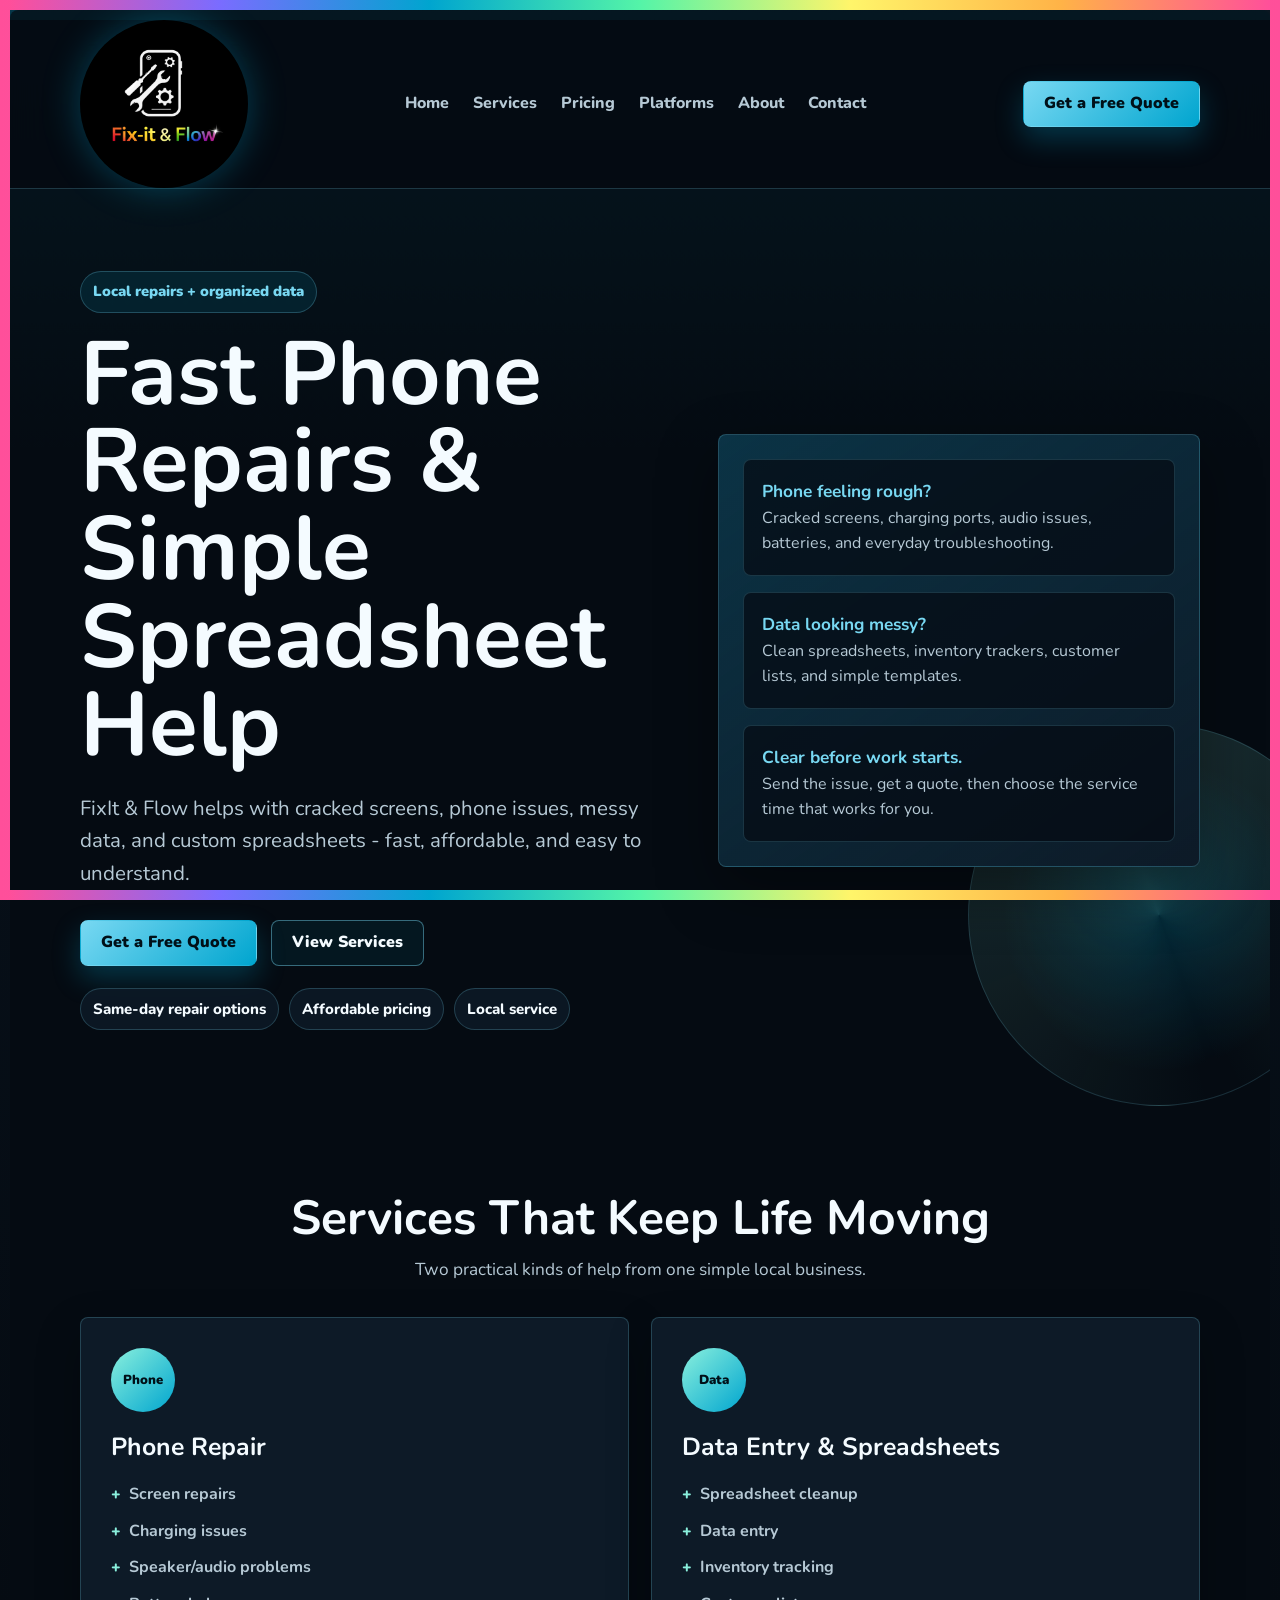
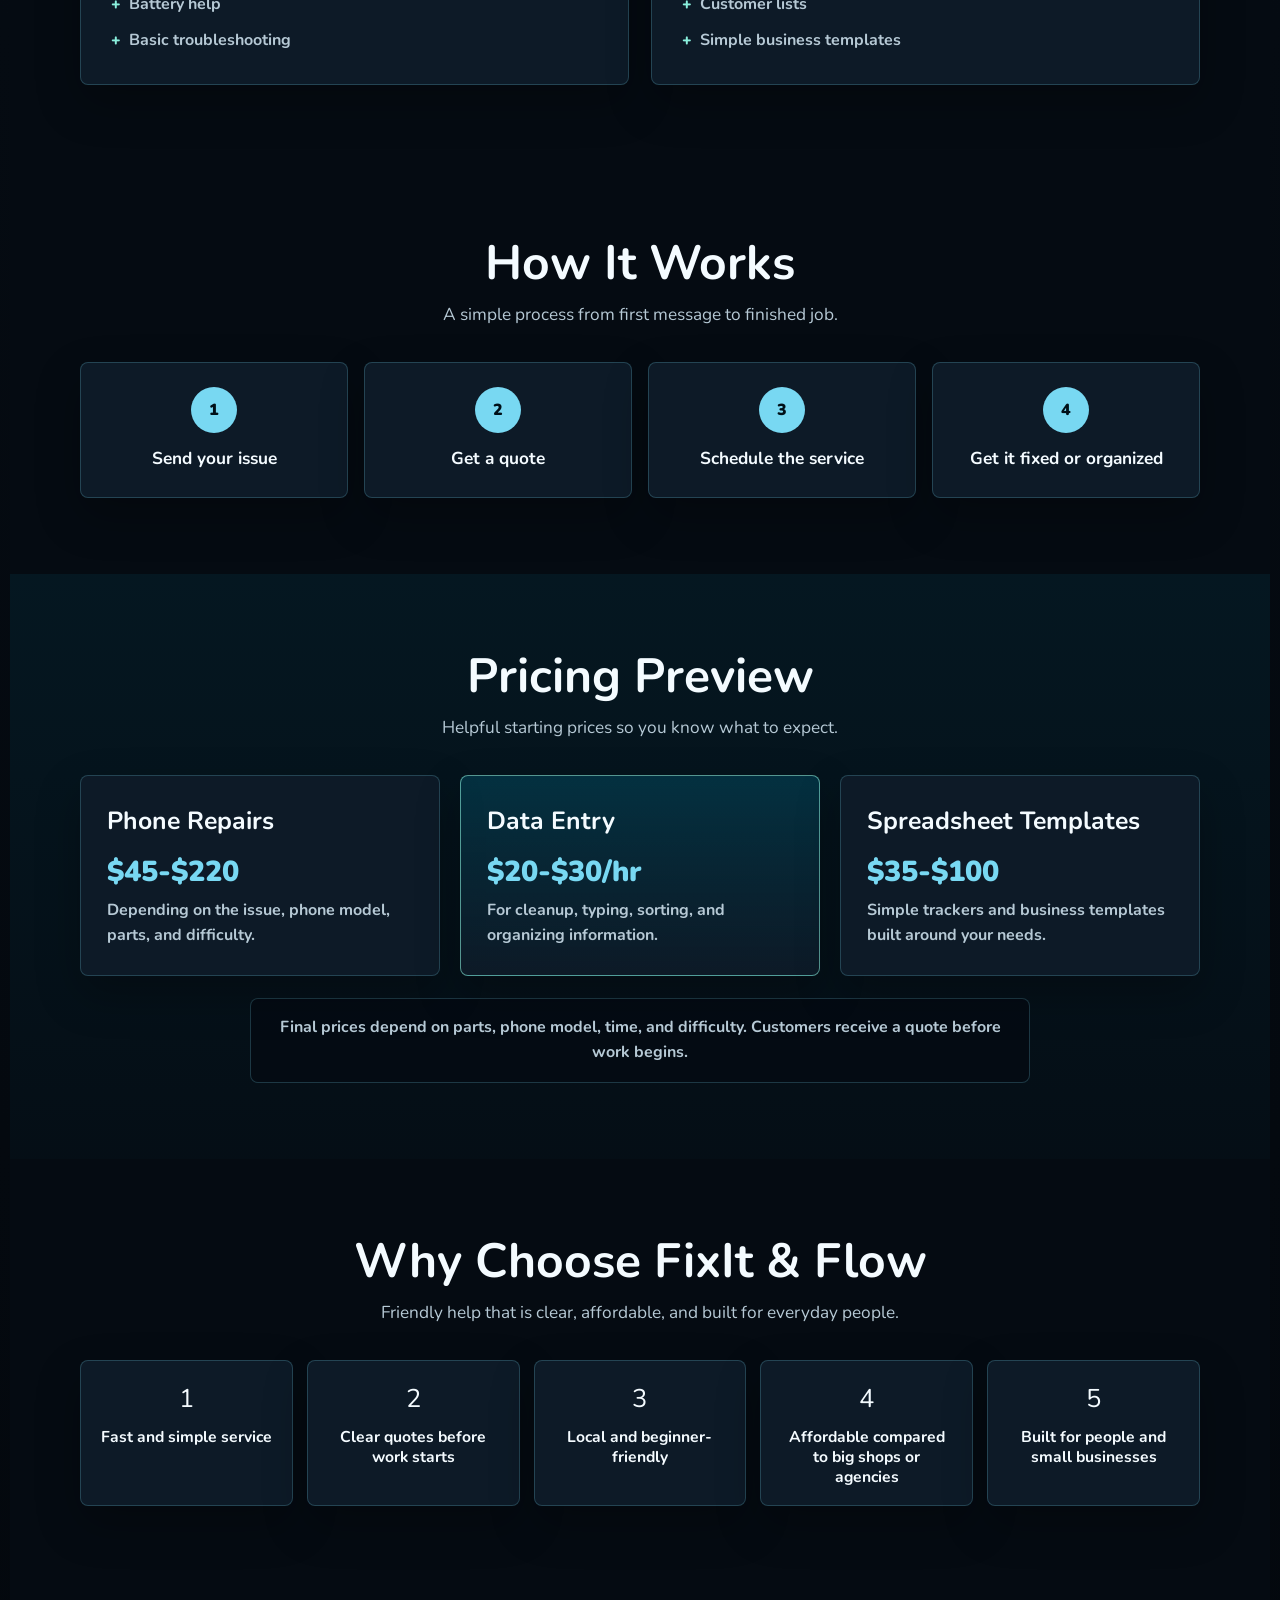
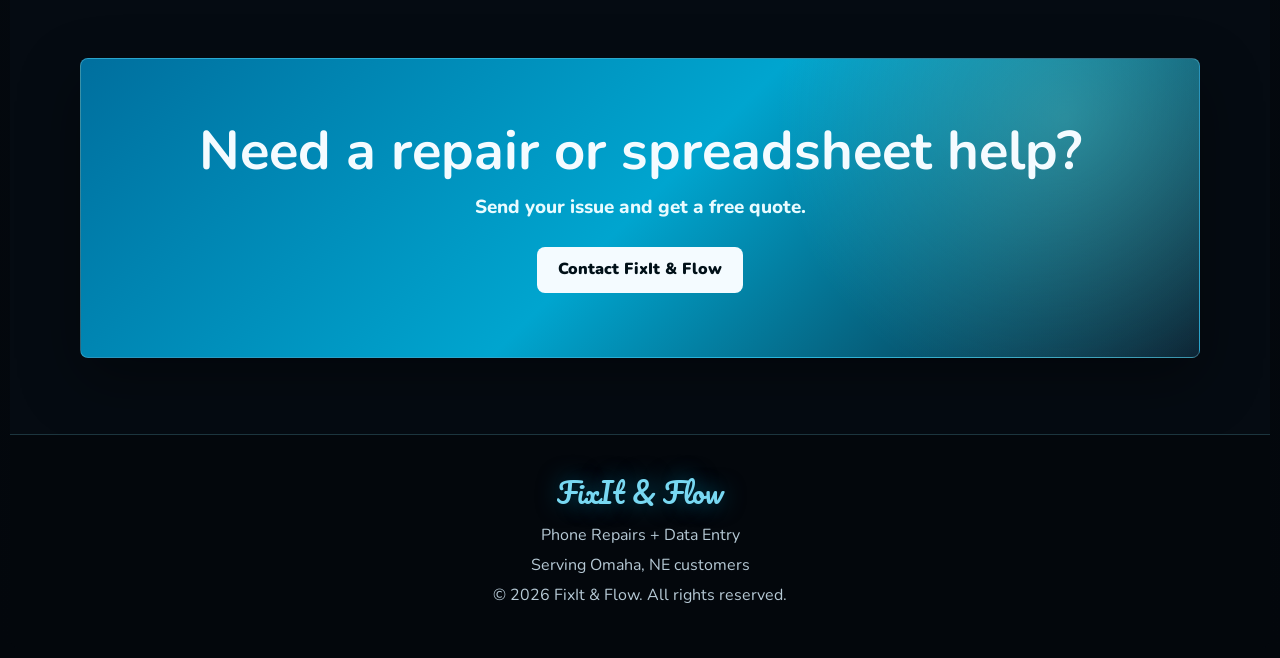
<file: index.html>
﻿<!DOCTYPE html>
<html lang="en">
<head>
  <meta charset="UTF-8">
  <meta name="viewport" content="width=device-width, initial-scale=1.0">
  <title>FixIt & Flow Website</title>
  <link rel="preconnect" href="https://fonts.googleapis.com">
  <link rel="preconnect" href="https://fonts.gstatic.com" crossorigin>
  <link href="https://fonts.googleapis.com/css2?family=Nunito:wght@400;600;700;800;900&family=Pacifico&display=swap" rel="stylesheet">
  <style>
    :root {
      --black: #050b12;
      --black-soft: #0a1420;
      --black-card: #0d1a27;
      --blue: #00A5CF;
      --blue-deep: #006f9e;
      --sky: #78d8f2;
      --mint: #8af0dd;
      --text: #f4fbff;
      --muted: #b6c9d5;
      --line: rgba(120, 216, 242, 0.22);
      --shadow: 0 22px 60px rgba(0, 0, 0, 0.38);
      --radius: 8px;
    }

    * {
      box-sizing: border-box;
      margin: 0;
      padding: 0;
    }

    html {
      scroll-behavior: smooth;
    }

    body {
      min-height: 100vh;
      color: var(--text);
      font-family: "Nunito", system-ui, sans-serif;
      background:
        radial-gradient(circle at top left, rgba(0, 165, 207, 0.25), transparent 34rem),
        radial-gradient(circle at 80% 10%, rgba(138, 240, 221, 0.14), transparent 32rem),
        linear-gradient(180deg, #08131e 0%, var(--black) 42%, #03070c 100%);
      line-height: 1.6;
      padding: 10px;
    }

    body::before {
      content: "";
      position: fixed;
      inset: 0;
      z-index: 50;
      pointer-events: none;
      border: 10px solid transparent;
      border-image: linear-gradient(270deg, #ff4f9a, #ffb347, #fff56a, #54f4a8, #00A5CF, #7a6cff, #ff4f9a) 1;
    }

    a {
      color: inherit;
      text-decoration: none;
    }

    ul {
      list-style: none;
    }

    .page {
      overflow: hidden;
      border-radius: 8px;
      background:
        linear-gradient(180deg, rgba(0, 165, 207, 0.08), rgba(0, 0, 0, 0) 28rem),
        var(--black);
    }

    .container {
      width: min(1120px, calc(100% - 32px));
      margin: 0 auto;
    }

    .section {
      padding: 76px 0;
    }

    .section-heading {
      max-width: 720px;
      margin: 0 auto 34px;
      text-align: center;
    }

    .section-heading h2 {
      margin-bottom: 10px;
      color: var(--text);
      font-size: clamp(2rem, 4vw, 3rem);
      line-height: 1.12;
    }

    .section-heading p {
      color: var(--muted);
      font-size: 1.08rem;
    }

    .site-header {
      position: sticky;
      top: 10px;
      z-index: 20;
      border-bottom: 1px solid var(--line);
      background: rgba(5, 11, 18, 0.9);
      backdrop-filter: blur(18px);
    }

    .nav {
      display: flex;
      align-items: center;
      justify-content: space-between;
      min-height: 78px;
      gap: 24px;
    }

    .logo {
      color: var(--sky);
      font-family: "Pacifico", cursive;
      font-size: clamp(1.7rem, 4vw, 2.25rem);
      text-shadow: 0 0 22px rgba(0, 165, 207, 0.5);
      white-space: nowrap;
    }

    .header-logo {
      display: inline-flex;
      align-items: center;
      flex: 0 0 auto;
    }

    .header-logo img {
      display: block;
      width: clamp(118px, 18vw, 168px);
      height: auto;
      border-radius: 50%;
      object-fit: cover;
      filter: drop-shadow(0 0 18px rgba(0, 165, 207, 0.35));
    }

    .nav-links {
      display: flex;
      align-items: center;
      gap: 24px;
      color: var(--muted);
      font-weight: 800;
    }

    .nav-links a:hover {
      color: var(--sky);
    }

    .button {
      display: inline-flex;
      align-items: center;
      justify-content: center;
      min-height: 46px;
      padding: 0 20px;
      border: 1px solid transparent;
      border-radius: var(--radius);
      font-weight: 900;
      transition: transform 180ms ease, box-shadow 180ms ease, background 180ms ease;
    }

    .button:hover {
      transform: translateY(-2px);
    }

    .button-primary {
      color: #001018;
      background: linear-gradient(135deg, var(--sky), var(--blue));
      box-shadow: 0 12px 28px rgba(0, 165, 207, 0.28);
    }

    .button-primary:hover {
      box-shadow: 0 16px 34px rgba(0, 165, 207, 0.38);
    }

    .button-secondary {
      color: var(--text);
      border-color: rgba(120, 216, 242, 0.44);
      background: rgba(0, 165, 207, 0.08);
    }

    .button-light {
      color: #001018;
      background: var(--text);
    }

    .hero {
      position: relative;
      padding: 92px 0 86px;
    }

    .hero::after {
      content: "";
      position: absolute;
      right: -80px;
      bottom: 10px;
      width: 380px;
      height: 380px;
      border: 1px solid rgba(120, 216, 242, 0.18);
      border-radius: 50%;
      background:
        radial-gradient(circle, rgba(0, 165, 207, 0.22), transparent 58%),
        conic-gradient(from 160deg, transparent, rgba(138, 240, 221, 0.18), transparent);
      opacity: 0.95;
    }

    .hero-grid {
      position: relative;
      z-index: 1;
      display: grid;
      grid-template-columns: minmax(0, 1.1fr) minmax(300px, 0.9fr);
      align-items: center;
      gap: 48px;
    }

    .eyebrow {
      display: inline-flex;
      margin-bottom: 18px;
      padding: 8px 12px;
      border: 1px solid rgba(120, 216, 242, 0.25);
      border-radius: 999px;
      color: var(--sky);
      background: rgba(0, 165, 207, 0.12);
      font-size: 0.92rem;
      font-weight: 900;
    }

    .hero h1 {
      max-width: 800px;
      font-size: clamp(2.8rem, 7vw, 5.8rem);
      line-height: 0.98;
      letter-spacing: 0;
    }

    .hero p {
      max-width: 650px;
      margin-top: 22px;
      color: var(--muted);
      font-size: clamp(1.05rem, 2vw, 1.28rem);
    }

    .hero-actions {
      display: flex;
      flex-wrap: wrap;
      gap: 14px;
      margin-top: 30px;
    }

    .badges {
      display: flex;
      flex-wrap: wrap;
      gap: 10px;
      margin-top: 22px;
    }

    .badge {
      padding: 8px 12px;
      border: 1px solid var(--line);
      border-radius: 999px;
      color: var(--text);
      background: rgba(13, 26, 39, 0.85);
      font-size: 0.94rem;
      font-weight: 800;
    }

    .hero-card {
      display: grid;
      gap: 16px;
      padding: 24px;
      border: 1px solid var(--line);
      border-radius: var(--radius);
      background:
        linear-gradient(145deg, rgba(0, 165, 207, 0.18), rgba(13, 26, 39, 0.94)),
        var(--black-card);
      box-shadow: var(--shadow);
    }

    .mini-card {
      padding: 18px;
      border: 1px solid rgba(120, 216, 242, 0.18);
      border-radius: var(--radius);
      background: rgba(5, 11, 18, 0.72);
    }

    .mini-card strong {
      display: block;
      color: var(--sky);
      font-size: 1.08rem;
    }

    .mini-card span {
      color: var(--muted);
    }

    .card-grid {
      display: grid;
      grid-template-columns: repeat(2, minmax(0, 1fr));
      gap: 22px;
    }

    .card,
    .price-card,
    .why-item,
    .step {
      border: 1px solid var(--line);
      border-radius: var(--radius);
      background: var(--black-card);
      box-shadow: 0 18px 44px rgba(0, 0, 0, 0.26);
    }

    .card {
      padding: 30px;
      transition: transform 180ms ease, border-color 180ms ease;
    }

    .card:hover,
    .price-card:hover,
    .why-item:hover,
    .step:hover {
      transform: translateY(-4px);
      border-color: rgba(120, 216, 242, 0.5);
    }

    .card-icon {
      width: 64px;
      height: 64px;
      display: grid;
      place-items: center;
      margin-bottom: 16px;
      border-radius: 50%;
      color: #001018;
      background: linear-gradient(135deg, var(--mint), var(--blue));
      font-size: 0.82rem;
      font-weight: 900;
      letter-spacing: 0;
    }

    .card h3,
    .price-card h3 {
      margin-bottom: 14px;
      font-size: 1.55rem;
    }

    .check-list {
      display: grid;
      gap: 11px;
      color: var(--muted);
      font-weight: 700;
    }

    .check-list li::before {
      content: "+";
      margin-right: 8px;
      color: var(--mint);
      font-weight: 900;
    }

    .steps-grid {
      display: grid;
      grid-template-columns: repeat(4, minmax(0, 1fr));
      gap: 16px;
    }

    .step {
      position: relative;
      padding: 24px 18px;
      text-align: center;
      transition: transform 180ms ease, border-color 180ms ease;
    }

    .step-number {
      display: grid;
      place-items: center;
      width: 46px;
      height: 46px;
      margin: 0 auto 12px;
      border-radius: 50%;
      color: #001018;
      background: var(--sky);
      font-weight: 900;
    }

    .step h3 {
      font-size: 1.08rem;
    }

    .pricing {
      background: linear-gradient(180deg, rgba(0, 165, 207, 0.08), rgba(0, 165, 207, 0.02));
    }

    .pricing-grid {
      display: grid;
      grid-template-columns: repeat(3, minmax(0, 1fr));
      gap: 20px;
    }

    .price-card {
      padding: 26px;
      transition: transform 180ms ease, border-color 180ms ease;
    }

    .price-card.featured {
      border-color: rgba(138, 240, 221, 0.58);
      background: linear-gradient(180deg, rgba(0, 165, 207, 0.2), var(--black-card));
    }

    .price {
      margin: 14px 0 10px;
      color: var(--sky);
      font-size: 1.8rem;
      font-weight: 900;
      line-height: 1.1;
    }

    .price-card p {
      color: var(--muted);
      font-weight: 700;
    }

    .pricing-note {
      margin: 22px auto 0;
      max-width: 780px;
      padding: 16px 18px;
      border: 1px solid var(--line);
      border-radius: var(--radius);
      color: var(--muted);
      background: rgba(5, 11, 18, 0.72);
      text-align: center;
      font-weight: 700;
    }

    .why-grid {
      display: grid;
      grid-template-columns: repeat(5, minmax(0, 1fr));
      gap: 14px;
    }

    .why-item {
      padding: 18px;
      text-align: center;
      transition: transform 180ms ease, border-color 180ms ease;
    }

    .why-item span {
      display: block;
      margin-bottom: 8px;
      font-size: 1.6rem;
    }

    .why-item strong {
      display: block;
      font-size: 0.98rem;
      line-height: 1.25;
    }

    .cta {
      padding: 76px 0;
    }

    .cta-panel {
      padding: clamp(34px, 7vw, 64px);
      border: 1px solid rgba(120, 216, 242, 0.35);
      border-radius: var(--radius);
      background:
        radial-gradient(circle at 88% 20%, rgba(138, 240, 221, 0.28), transparent 18rem),
        linear-gradient(135deg, var(--blue-deep), var(--blue), #0b2232);
      color: var(--text);
      text-align: center;
      box-shadow: var(--shadow);
    }

    .cta-panel h2 {
      font-size: clamp(2rem, 5vw, 3.4rem);
      line-height: 1.05;
    }

    .cta-panel p {
      margin: 12px auto 24px;
      max-width: 520px;
      color: #e8fbff;
      font-size: 1.18rem;
      font-weight: 800;
    }

    .footer {
      padding: 36px 0;
      border-top: 1px solid var(--line);
      color: var(--muted);
      background: #03070c;
      text-align: center;
    }

    .footer .logo {
      display: block;
      margin-bottom: 8px;
      font-size: 1.75rem;
    }

    .footer p {
      margin: 4px 0;
    }

    @media (max-width: 900px) {
      .nav {
        align-items: flex-start;
        flex-direction: column;
        padding: 16px 0;
      }

      .nav-links {
        width: 100%;
        flex-wrap: wrap;
        gap: 14px 18px;
      }

      .nav .button {
        width: 100%;
      }

      .hero-grid,
      .card-grid,
      .pricing-grid {
        grid-template-columns: 1fr;
      }

      .steps-grid,
      .why-grid {
        grid-template-columns: repeat(2, minmax(0, 1fr));
      }
    }

    @media (max-width: 560px) {
      body {
        padding: 7px;
      }

      body::before {
        border-width: 7px;
      }

      .container {
        width: min(100% - 22px, 1120px);
      }

      .section {
        padding: 56px 0;
      }

      .hero {
        padding: 58px 0 56px;
      }

      .header-logo img {
        width: 132px;
      }

      .hero-actions .button {
        width: 100%;
      }

      .badges {
        align-items: stretch;
        flex-direction: column;
      }

      .steps-grid,
      .why-grid {
        grid-template-columns: 1fr;
      }

      .card,
      .price-card,
      .hero-card {
        padding: 22px;
      }
    }
  </style>
</head>
<body>
  <div class="page">
    <header class="site-header" id="home">
      <nav class="container nav" aria-label="Main navigation">
        <a class="header-logo" href="homepage with logo.html" aria-label="FixIt & Flow home">
          <img src="fixit-flow-logo.jpeg" alt="Fix-it & Flow logo">
        </a>
        <div class="nav-links">
          <a href="homepage with logo.html">Home</a>
          <a href="services.html">Services</a>
          <a href="services.html#pricing">Pricing</a>
          <a href="platform-research.html">Platforms</a>
          <a href="about.html">About</a>
          <a href="contact.html">Contact</a>
        </div>
        <a class="button button-primary" href="contact.html#quote-request">Get a Free Quote</a>
      </nav>
    </header>

    <main>
      <section class="hero">
        <div class="container hero-grid">
          <div>
            <span class="eyebrow">Local repairs + organized data</span>
            <h1>Fast Phone Repairs & Simple Spreadsheet Help</h1>
            <p>FixIt & Flow helps with cracked screens, phone issues, messy data, and custom spreadsheets - fast, affordable, and easy to understand.</p>
            <div class="hero-actions">
              <a class="button button-primary" href="contact.html#quote-request">Get a Free Quote</a>
              <a class="button button-secondary" href="services.html">View Services</a>
            </div>
            <div class="badges">
              <span class="badge">Same-day repair options</span>
              <span class="badge">Affordable pricing</span>
              <span class="badge">Local service</span>
            </div>
          </div>

          <div class="hero-card" aria-label="Service highlights">
            <div class="mini-card">
              <strong>Phone feeling rough?</strong>
              <span>Cracked screens, charging ports, audio issues, batteries, and everyday troubleshooting.</span>
            </div>
            <div class="mini-card">
              <strong>Data looking messy?</strong>
              <span>Clean spreadsheets, inventory trackers, customer lists, and simple templates.</span>
            </div>
            <div class="mini-card">
              <strong>Clear before work starts.</strong>
              <span>Send the issue, get a quote, then choose the service time that works for you.</span>
            </div>
          </div>
        </div>
      </section>

      <section class="section" id="services">
        <div class="container">
          <div class="section-heading">
            <h2>Services That Keep Life Moving</h2>
            <p>Two practical kinds of help from one simple local business.</p>
          </div>

          <div class="card-grid">
            <article class="card">
              <div class="card-icon">Phone</div>
              <h3>Phone Repair</h3>
              <ul class="check-list">
                <li>Screen repairs</li>
                <li>Charging issues</li>
                <li>Speaker/audio problems</li>
                <li>Battery help</li>
                <li>Basic troubleshooting</li>
              </ul>
            </article>

            <article class="card">
              <div class="card-icon">Data</div>
              <h3>Data Entry & Spreadsheets</h3>
              <ul class="check-list">
                <li>Spreadsheet cleanup</li>
                <li>Data entry</li>
                <li>Inventory tracking</li>
                <li>Customer lists</li>
                <li>Simple business templates</li>
              </ul>
            </article>
          </div>
        </div>
      </section>

      <section class="section">
        <div class="container">
          <div class="section-heading">
            <h2>How It Works</h2>
            <p>A simple process from first message to finished job.</p>
          </div>

          <div class="steps-grid">
            <article class="step">
              <div class="step-number">1</div>
              <h3>Send your issue</h3>
            </article>
            <article class="step">
              <div class="step-number">2</div>
              <h3>Get a quote</h3>
            </article>
            <article class="step">
              <div class="step-number">3</div>
              <h3>Schedule the service</h3>
            </article>
            <article class="step">
              <div class="step-number">4</div>
              <h3>Get it fixed or organized</h3>
            </article>
          </div>
        </div>
      </section>

      <section class="section pricing" id="pricing">
        <div class="container">
          <div class="section-heading">
            <h2>Pricing Preview</h2>
            <p>Helpful starting prices so you know what to expect.</p>
          </div>

          <div class="pricing-grid">
            <article class="price-card">
              <h3>Phone Repairs</h3>
              <div class="price">$45-$220</div>
              <p>Depending on the issue, phone model, parts, and difficulty.</p>
            </article>
            <article class="price-card featured">
              <h3>Data Entry</h3>
              <div class="price">$20-$30/hr</div>
              <p>For cleanup, typing, sorting, and organizing information.</p>
            </article>
            <article class="price-card">
              <h3>Spreadsheet Templates</h3>
              <div class="price">$35-$100</div>
              <p>Simple trackers and business templates built around your needs.</p>
            </article>
          </div>

          <p class="pricing-note">Final prices depend on parts, phone model, time, and difficulty. Customers receive a quote before work begins.</p>
        </div>
      </section>

      <section class="section" id="about">
        <div class="container">
          <div class="section-heading">
            <h2>Why Choose FixIt & Flow</h2>
            <p>Friendly help that is clear, affordable, and built for everyday people.</p>
          </div>

          <div class="why-grid">
            <article class="why-item"><span>1</span><strong>Fast and simple service</strong></article>
            <article class="why-item"><span>2</span><strong>Clear quotes before work starts</strong></article>
            <article class="why-item"><span>3</span><strong>Local and beginner-friendly</strong></article>
            <article class="why-item"><span>4</span><strong>Affordable compared to big shops or agencies</strong></article>
            <article class="why-item"><span>5</span><strong>Built for people and small businesses</strong></article>
          </div>
        </div>
      </section>

      <section class="cta" id="contact">
        <div class="container">
          <div class="cta-panel">
            <h2>Need a repair or spreadsheet help?</h2>
            <p>Send your issue and get a free quote.</p>
            <a class="button button-light" href="contact.html#quote-request">Contact FixIt & Flow</a>
          </div>
        </div>
      </section>
    </main>

    <footer class="footer">
      <div class="container">
        <span class="logo">FixIt & Flow</span>
        <p>Phone Repairs + Data Entry</p>
        <p>Serving Omaha, NE customers</p>
        <p>&copy; 2026 FixIt & Flow. All rights reserved.</p>
      </div>
    </footer>
  </div>
</body>
</html>
</file>
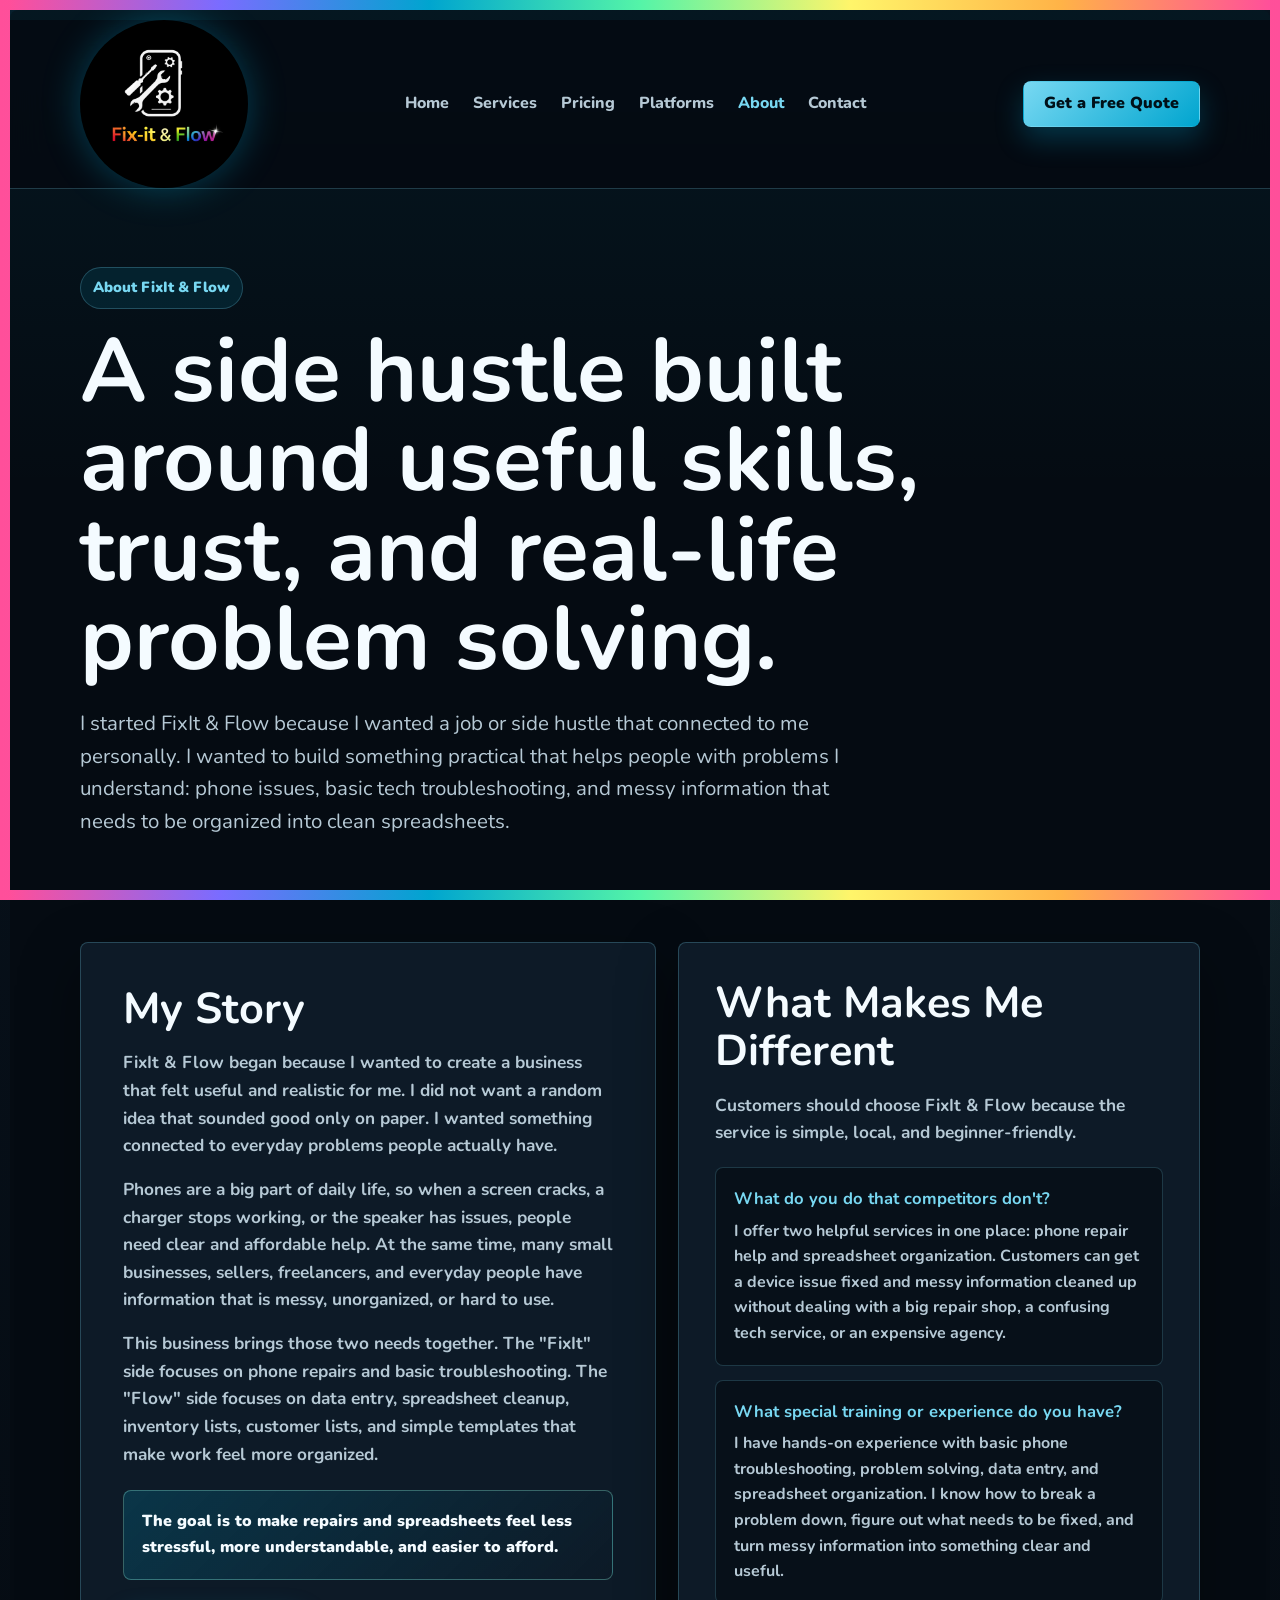
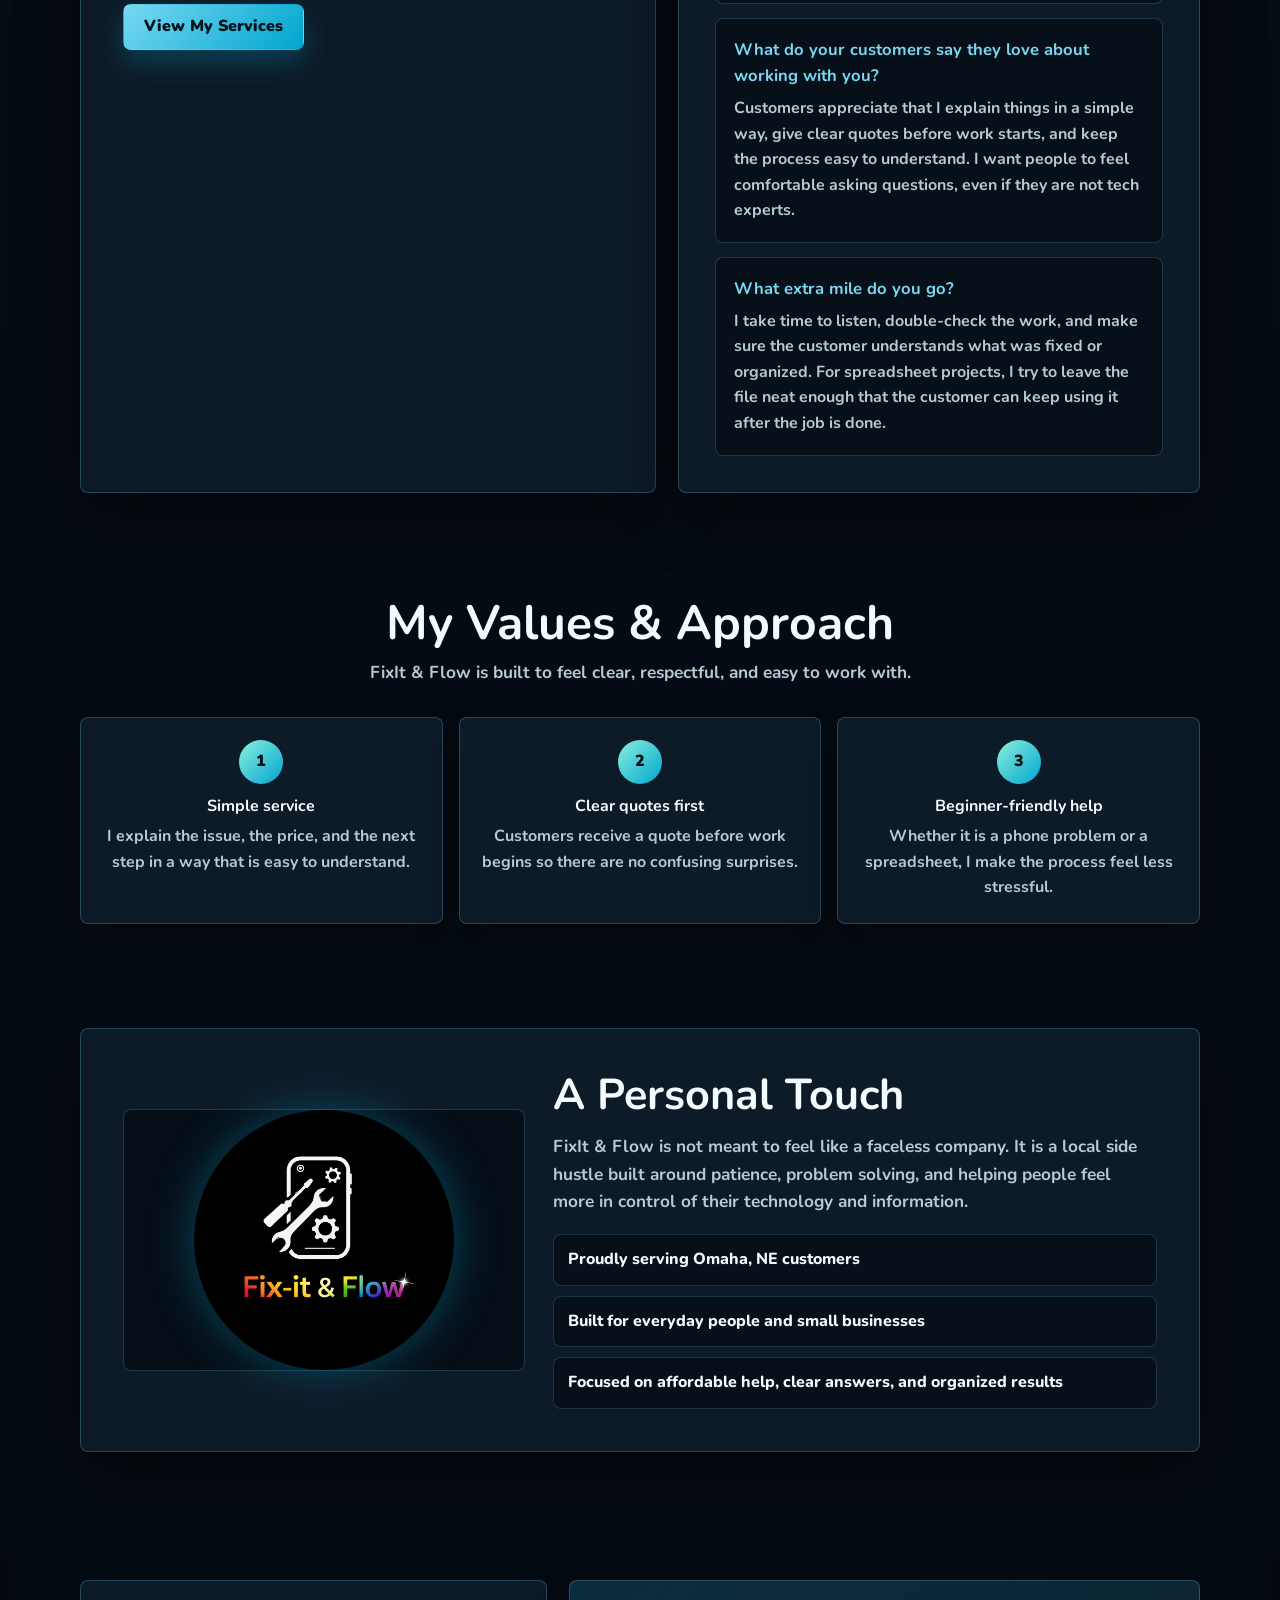
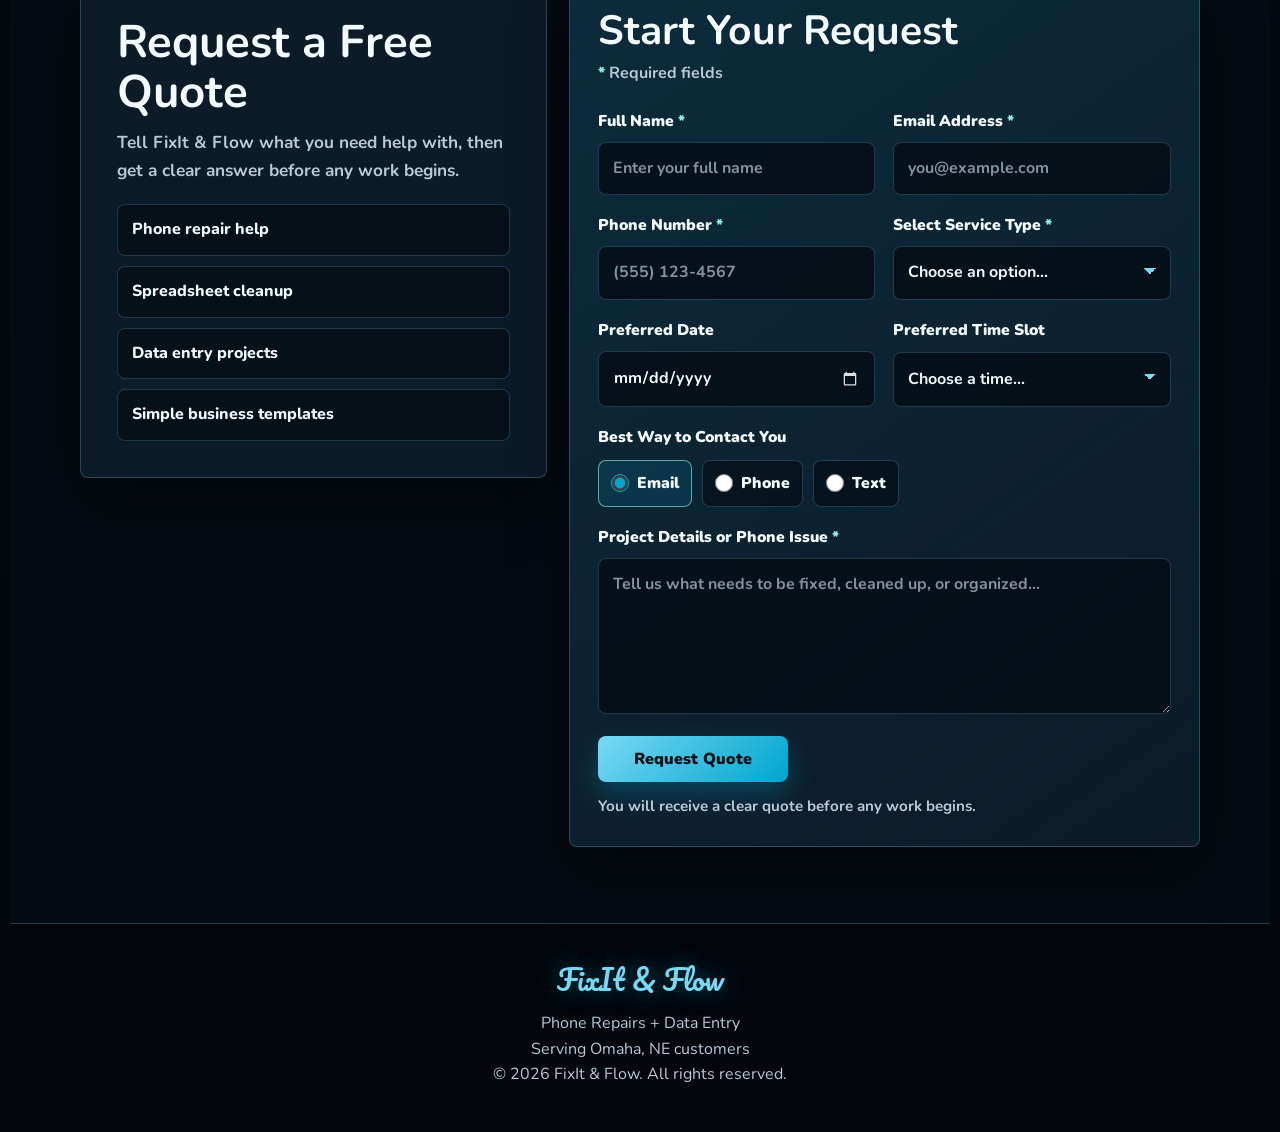
<file: about.html>
﻿<!DOCTYPE html>
<html lang="en">
<head>
  <meta charset="UTF-8">
  <meta name="viewport" content="width=device-width, initial-scale=1.0">
  <title>About | FixIt & Flow Website</title>
  <link rel="preconnect" href="https://fonts.googleapis.com">
  <link rel="preconnect" href="https://fonts.gstatic.com" crossorigin>
  <link href="https://fonts.googleapis.com/css2?family=Nunito:wght@400;600;700;800;900&family=Pacifico&display=swap" rel="stylesheet">
  <link rel="stylesheet" href="quote-form.css">
  <style>
    :root {
      --black: #050b12;
      --card: #0d1a27;
      --blue: #00A5CF;
      --sky: #78d8f2;
      --mint: #8af0dd;
      --text: #f4fbff;
      --muted: #b6c9d5;
      --line: rgba(120, 216, 242, 0.24);
      --radius: 8px;
      --shadow: 0 22px 60px rgba(0, 0, 0, 0.38);
    }

    * {
      box-sizing: border-box;
      margin: 0;
      padding: 0;
    }

    html {
      scroll-behavior: smooth;
    }

    body {
      min-height: 100vh;
      padding: 10px;
      color: var(--text);
      font-family: "Nunito", system-ui, sans-serif;
      line-height: 1.6;
      background:
        radial-gradient(circle at 12% 8%, rgba(0, 165, 207, 0.26), transparent 34rem),
        radial-gradient(circle at 84% 18%, rgba(138, 240, 221, 0.14), transparent 30rem),
        linear-gradient(180deg, #08131e 0%, var(--black) 45%, #03070c 100%);
    }

    body::before {
      content: "";
      position: fixed;
      inset: 0;
      z-index: 50;
      pointer-events: none;
      border: 10px solid transparent;
      border-image: linear-gradient(270deg, #ff4f9a, #ffb347, #fff56a, #54f4a8, #00A5CF, #7a6cff, #ff4f9a) 1;
    }

    a {
      color: inherit;
      text-decoration: none;
    }

    .page {
      overflow: hidden;
      min-height: calc(100vh - 20px);
      border-radius: var(--radius);
      background:
        linear-gradient(180deg, rgba(0, 165, 207, 0.08), rgba(0, 0, 0, 0) 30rem),
        var(--black);
    }

    .container {
      width: min(1120px, calc(100% - 32px));
      margin: 0 auto;
    }

    .site-header {
      position: sticky;
      top: 10px;
      z-index: 20;
      border-bottom: 1px solid var(--line);
      background: rgba(5, 11, 18, 0.9);
      backdrop-filter: blur(18px);
    }

    .nav {
      display: flex;
      align-items: center;
      justify-content: space-between;
      min-height: 78px;
      gap: 24px;
    }

    .header-logo {
      display: inline-flex;
      align-items: center;
      flex: 0 0 auto;
    }

    .header-logo img {
      display: block;
      width: clamp(118px, 18vw, 168px);
      height: auto;
      border-radius: 50%;
      object-fit: cover;
      filter: drop-shadow(0 0 18px rgba(0, 165, 207, 0.35));
    }

    .nav-links {
      display: flex;
      align-items: center;
      gap: 24px;
      color: var(--muted);
      font-weight: 800;
    }

    .nav-links a:hover,
    .nav-links .active {
      color: var(--sky);
    }

    .button {
      display: inline-flex;
      align-items: center;
      justify-content: center;
      min-height: 46px;
      padding: 0 20px;
      border: 1px solid transparent;
      border-radius: var(--radius);
      color: #001018;
      background: linear-gradient(135deg, var(--sky), var(--blue));
      box-shadow: 0 12px 28px rgba(0, 165, 207, 0.28);
      font-weight: 900;
      transition: transform 180ms ease, box-shadow 180ms ease;
    }

    .button:hover {
      transform: translateY(-2px);
      box-shadow: 0 16px 34px rgba(0, 165, 207, 0.38);
    }

    .hero {
      padding: 88px 0 52px;
    }

    .eyebrow {
      display: inline-flex;
      margin-bottom: 18px;
      padding: 8px 12px;
      border: 1px solid rgba(120, 216, 242, 0.25);
      border-radius: 999px;
      color: var(--sky);
      background: rgba(0, 165, 207, 0.12);
      font-size: 0.92rem;
      font-weight: 900;
    }

    h1 {
      max-width: 900px;
      font-size: clamp(2.7rem, 7vw, 5.6rem);
      line-height: 1;
      letter-spacing: 0;
    }

    .hero-text {
      max-width: 760px;
      margin-top: 22px;
      color: var(--muted);
      font-size: clamp(1.08rem, 2vw, 1.28rem);
    }

    .section {
      padding: 52px 0;
    }

    .section-heading {
      max-width: 760px;
      margin: 0 auto 30px;
      text-align: center;
    }

    .section-heading h2 {
      margin-bottom: 10px;
      font-size: clamp(1.9rem, 4vw, 3rem);
      line-height: 1.1;
    }

    .section-heading p {
      color: var(--muted);
      font-size: 1.08rem;
      font-weight: 700;
    }

    .about-grid {
      display: grid;
      grid-template-columns: minmax(0, 1.05fr) minmax(300px, 0.95fr);
      gap: 22px;
      align-items: stretch;
    }

    .card {
      border: 1px solid var(--line);
      border-radius: var(--radius);
      background: var(--card);
      box-shadow: var(--shadow);
    }

    .story-card {
      padding: clamp(26px, 5vw, 42px);
    }

    .story-card h2,
    .answers-card h2 {
      margin-bottom: 16px;
      color: var(--text);
      font-size: clamp(1.8rem, 4vw, 2.7rem);
      line-height: 1.12;
    }

    .story-card p,
    .answers-card p {
      color: var(--muted);
      font-size: 1.08rem;
      font-weight: 700;
    }

    .story-card p + p {
      margin-top: 16px;
    }

    .story-card .button {
      margin-top: 24px;
    }

    .highlight {
      margin-top: 22px;
      padding: 18px;
      border: 1px solid rgba(138, 240, 221, 0.34);
      border-radius: var(--radius);
      color: var(--text);
      background: linear-gradient(135deg, rgba(0, 165, 207, 0.2), rgba(13, 26, 39, 0.9));
      font-weight: 900;
    }

    .answers-card {
      padding: clamp(24px, 5vw, 36px);
    }

    .answer-list {
      display: grid;
      gap: 14px;
      margin-top: 20px;
      list-style: none;
    }

    .answer-list li {
      padding: 18px;
      border: 1px solid rgba(120, 216, 242, 0.2);
      border-radius: var(--radius);
      background: rgba(5, 11, 18, 0.64);
    }

    .answer-list strong {
      display: block;
      margin-bottom: 6px;
      color: var(--sky);
      font-size: 1.04rem;
    }

    .answer-list span {
      display: block;
      color: var(--muted);
      font-weight: 700;
    }

    .values {
      display: grid;
      grid-template-columns: repeat(3, minmax(0, 1fr));
      gap: 16px;
    }

    .value-card {
      padding: 22px;
      border: 1px solid var(--line);
      border-radius: var(--radius);
      background: var(--card);
      text-align: center;
      box-shadow: 0 16px 38px rgba(0, 0, 0, 0.25);
    }

    .value-marker {
      display: grid;
      place-items: center;
      width: 44px;
      height: 44px;
      margin: 0 auto 12px;
      border-radius: 50%;
      color: #001018;
      background: linear-gradient(135deg, var(--mint), var(--blue));
      font-weight: 900;
    }

    .value-card strong {
      display: block;
      margin-bottom: 8px;
      color: var(--text);
      line-height: 1.25;
    }

    .value-card p {
      color: var(--muted);
      font-weight: 700;
    }

    .personal-card {
      display: grid;
      grid-template-columns: minmax(0, 0.8fr) minmax(0, 1.2fr);
      gap: 28px;
      align-items: center;
      padding: clamp(26px, 5vw, 42px);
    }

    .logo-panel {
      display: grid;
      place-items: center;
      min-height: 260px;
      border: 1px solid rgba(120, 216, 242, 0.22);
      border-radius: var(--radius);
      background:
        radial-gradient(circle, rgba(0, 165, 207, 0.18), transparent 62%),
        rgba(5, 11, 18, 0.72);
    }

    .logo-panel img {
      width: min(260px, 76%);
      height: auto;
      border-radius: 50%;
      object-fit: cover;
      filter: drop-shadow(0 0 24px rgba(0, 165, 207, 0.34));
    }

    .personal-card h2 {
      margin-bottom: 14px;
      font-size: clamp(1.8rem, 4vw, 2.7rem);
      line-height: 1.12;
    }

    .personal-card p {
      color: var(--muted);
      font-size: 1.08rem;
      font-weight: 700;
    }

    .fact-list {
      display: grid;
      gap: 10px;
      margin-top: 18px;
      list-style: none;
    }

    .fact-list li {
      padding: 12px 14px;
      border: 1px solid rgba(120, 216, 242, 0.18);
      border-radius: var(--radius);
      color: var(--text);
      background: rgba(5, 11, 18, 0.62);
      font-weight: 800;
    }

    .cta-panel {
      padding: clamp(34px, 7vw, 62px);
      border: 1px solid rgba(120, 216, 242, 0.35);
      border-radius: var(--radius);
      background:
        radial-gradient(circle at 88% 20%, rgba(138, 240, 221, 0.28), transparent 18rem),
        linear-gradient(135deg, #006f9e, var(--blue), #0b2232);
      text-align: center;
      box-shadow: var(--shadow);
    }

    .cta-panel h2 {
      font-size: clamp(2rem, 5vw, 3.3rem);
      line-height: 1.05;
    }

    .cta-panel p {
      max-width: 580px;
      margin: 12px auto 24px;
      color: #e8fbff;
      font-size: 1.16rem;
      font-weight: 800;
    }

    .button-light {
      color: #001018;
      background: var(--text);
    }

    .footer {
      padding: 34px 0;
      border-top: 1px solid var(--line);
      color: var(--muted);
      background: #03070c;
      text-align: center;
    }

    .footer-logo {
      display: block;
      margin-bottom: 8px;
      color: var(--sky);
      font-family: "Pacifico", cursive;
      font-size: 1.75rem;
      text-shadow: 0 0 22px rgba(0, 165, 207, 0.5);
    }

    @media (max-width: 900px) {
      .nav {
        align-items: flex-start;
        flex-direction: column;
        padding: 16px 0;
      }

      .nav-links {
        width: 100%;
        flex-wrap: wrap;
        gap: 14px 18px;
      }

      .nav .button {
        width: 100%;
      }

      .about-grid,
      .values,
      .personal-card {
        grid-template-columns: 1fr;
      }
    }

    @media (max-width: 560px) {
      body {
        padding: 7px;
      }

      body::before {
        border-width: 7px;
      }

      .container {
        width: min(100% - 22px, 1120px);
      }

      .hero {
        padding: 58px 0 36px;
      }

      .section {
        padding: 42px 0;
      }

      .header-logo img {
        width: 132px;
      }
    }
  </style>
</head>
<body>
  <div class="page">
    <header class="site-header">
      <nav class="container nav" aria-label="Main navigation">
        <a class="header-logo" href="homepage with logo.html" aria-label="FixIt & Flow home">
          <img src="fixit-flow-logo.jpeg" alt="Fix-it & Flow logo">
        </a>
        <div class="nav-links">
          <a href="homepage with logo.html">Home</a>
          <a href="services.html">Services</a>
          <a href="services.html#pricing">Pricing</a>
          <a href="platform-research.html">Platforms</a>
          <a class="active" href="about.html">About</a>
          <a href="contact.html">Contact</a>
        </div>
        <a class="button" href="#quote-request">Get a Free Quote</a>
      </nav>
    </header>

    <main>
      <section class="hero">
        <div class="container">
          <span class="eyebrow">About FixIt & Flow</span>
          <h1>A side hustle built around useful skills, trust, and real-life problem solving.</h1>
          <p class="hero-text">I started FixIt & Flow because I wanted a job or side hustle that connected to me personally. I wanted to build something practical that helps people with problems I understand: phone issues, basic tech troubleshooting, and messy information that needs to be organized into clean spreadsheets.</p>
        </div>
      </section>

      <section class="section">
        <div class="container about-grid">
          <article class="card story-card">
            <h2>My Story</h2>
            <p>FixIt & Flow began because I wanted to create a business that felt useful and realistic for me. I did not want a random idea that sounded good only on paper. I wanted something connected to everyday problems people actually have.</p>
            <p>Phones are a big part of daily life, so when a screen cracks, a charger stops working, or the speaker has issues, people need clear and affordable help. At the same time, many small businesses, sellers, freelancers, and everyday people have information that is messy, unorganized, or hard to use.</p>
            <p>This business brings those two needs together. The "FixIt" side focuses on phone repairs and basic troubleshooting. The "Flow" side focuses on data entry, spreadsheet cleanup, inventory lists, customer lists, and simple templates that make work feel more organized.</p>
            <div class="highlight">The goal is to make repairs and spreadsheets feel less stressful, more understandable, and easier to afford.</div>
            <a class="button" href="services.html">View My Services</a>
          </article>

          <article class="card answers-card">
            <h2>What Makes Me Different</h2>
            <p>Customers should choose FixIt & Flow because the service is simple, local, and beginner-friendly.</p>
            <ul class="answer-list">
              <li>
                <strong>What do you do that competitors don't?</strong>
                <span>I offer two helpful services in one place: phone repair help and spreadsheet organization. Customers can get a device issue fixed and messy information cleaned up without dealing with a big repair shop, a confusing tech service, or an expensive agency.</span>
              </li>
              <li>
                <strong>What special training or experience do you have?</strong>
                <span>I have hands-on experience with basic phone troubleshooting, problem solving, data entry, and spreadsheet organization. I know how to break a problem down, figure out what needs to be fixed, and turn messy information into something clear and useful.</span>
              </li>
              <li>
                <strong>What do your customers say they love about working with you?</strong>
                <span>Customers appreciate that I explain things in a simple way, give clear quotes before work starts, and keep the process easy to understand. I want people to feel comfortable asking questions, even if they are not tech experts.</span>
              </li>
              <li>
                <strong>What extra mile do you go?</strong>
                <span>I take time to listen, double-check the work, and make sure the customer understands what was fixed or organized. For spreadsheet projects, I try to leave the file neat enough that the customer can keep using it after the job is done.</span>
              </li>
            </ul>
          </article>
        </div>
      </section>

      <section class="section">
        <div class="container">
          <div class="section-heading">
            <h2>My Values & Approach</h2>
            <p>FixIt & Flow is built to feel clear, respectful, and easy to work with.</p>
          </div>

          <div class="values">
            <article class="value-card">
              <span class="value-marker">1</span>
              <strong>Simple service</strong>
              <p>I explain the issue, the price, and the next step in a way that is easy to understand.</p>
            </article>
            <article class="value-card">
              <span class="value-marker">2</span>
              <strong>Clear quotes first</strong>
              <p>Customers receive a quote before work begins so there are no confusing surprises.</p>
            </article>
            <article class="value-card">
              <span class="value-marker">3</span>
              <strong>Beginner-friendly help</strong>
              <p>Whether it is a phone problem or a spreadsheet, I make the process feel less stressful.</p>
            </article>
          </div>
        </div>
      </section>

      <section class="section">
        <div class="container">
          <article class="card personal-card">
            <div class="logo-panel">
              <img src="fixit-flow-logo.jpeg" alt="Fix-it & Flow logo">
            </div>
            <div>
              <h2>A Personal Touch</h2>
              <p>FixIt & Flow is not meant to feel like a faceless company. It is a local side hustle built around patience, problem solving, and helping people feel more in control of their technology and information.</p>
              <ul class="fact-list">
                <li>Proudly serving Omaha, NE customers</li>
                <li>Built for everyday people and small businesses</li>
                <li>Focused on affordable help, clear answers, and organized results</li>
              </ul>
            </div>
          </article>
        </div>
      </section>

      <section class="quote-section" id="quote-request">
        <div class="container quote-shell">
          <div class="quote-intro">
            <h2>Request a Free Quote</h2>
            <p>Tell FixIt & Flow what you need help with, then get a clear answer before any work begins.</p>
            <ul class="quote-points">
              <li>Phone repair help</li>
              <li>Spreadsheet cleanup</li>
              <li>Data entry projects</li>
              <li>Simple business templates</li>
            </ul>
          </div>

          <form class="site-quote-form" action="https://formsubmit.co/Nmoreland51@gmail.com" method="post" novalidate>
            <input type="hidden" name="_subject" value="New FixIt & Flow quote request">
            <input type="hidden" name="_template" value="table">
            <input type="hidden" name="_captcha" value="false">
            <div class="quote-form-heading">
              <h2>Start Your Request</h2>
              <p><span class="required-note">*</span> Required fields</p>
            </div>

            <div class="quote-form-grid">
              <div class="quote-field">
                <label for="about-fullname">Full Name <span class="required-mark">*</span></label>
                <input type="text" id="about-fullname" name="Full Name" placeholder="Enter your full name" required>
              </div>

              <div class="quote-field">
                <label for="about-email">Email Address <span class="required-mark">*</span></label>
                <input type="email" id="about-email" name="Email Address" placeholder="you@example.com" required>
              </div>

              <div class="quote-field">
                <label for="about-phone">Phone Number <span class="required-mark">*</span></label>
                <input type="tel" id="about-phone" name="Phone Number" placeholder="(555) 123-4567" required>
              </div>

              <div class="quote-field">
                <label for="about-service">Select Service Type <span class="required-mark">*</span></label>
                <select id="about-service" name="Service Type" required>
                  <option value="">Choose an option...</option>
                  <option value="Phone repair">Phone Repair</option>
                  <option value="Data entry">Data Entry</option>
                  <option value="Spreadsheet cleanup">Spreadsheet Cleanup</option>
                  <option value="Business template">Simple Business Template</option>
                  <option value="Not sure">Not Sure Yet</option>
                </select>
              </div>

              <div class="quote-field">
                <label for="about-date">Preferred Date</label>
                <input type="date" id="about-date" name="Preferred Date">
              </div>

              <div class="quote-field">
                <label for="about-time">Preferred Time Slot</label>
                <select id="about-time" name="Preferred Time Slot">
                  <option value="">Choose a time...</option>
                  <option value="Morning">Morning</option>
                  <option value="Afternoon">Afternoon</option>
                  <option value="Evening">Evening</option>
                </select>
              </div>

              <fieldset class="quote-choice-group">
                <legend>Best Way to Contact You</legend>
                <div class="quote-choice-options">
                  <label class="quote-choice-option" for="about-contact-email">
                    <input type="radio" id="about-contact-email" name="Preferred Contact Method" value="Email" checked>
                    Email
                  </label>
                  <label class="quote-choice-option" for="about-contact-phone">
                    <input type="radio" id="about-contact-phone" name="Preferred Contact Method" value="Phone">
                    Phone
                  </label>
                  <label class="quote-choice-option" for="about-contact-text">
                    <input type="radio" id="about-contact-text" name="Preferred Contact Method" value="Text">
                    Text
                  </label>
                </div>
              </fieldset>

              <div class="quote-field full">
                <label for="about-message">Project Details or Phone Issue <span class="required-mark">*</span></label>
                <textarea id="about-message" name="Project Details or Phone Issue" rows="5" placeholder="Tell us what needs to be fixed, cleaned up, or organized..." required></textarea>
              </div>
            </div>

            <div class="quote-form-actions">
              <button class="button quote-submit" type="submit">Request Quote</button>
              <p class="quote-form-note">You will receive a clear quote before any work begins.</p>
            </div>
          </form>
        </div>
      </section>
    </main>

    <footer class="footer">
      <div class="container">
        <span class="footer-logo">FixIt & Flow</span>
        <p>Phone Repairs + Data Entry</p>
        <p>Serving Omaha, NE customers</p>
        <p>&copy; 2026 FixIt & Flow. All rights reserved.</p>
      </div>
    </footer>
  </div>
  <script src="quote-form-validation.js"></script>
</body>
</html>
</file>
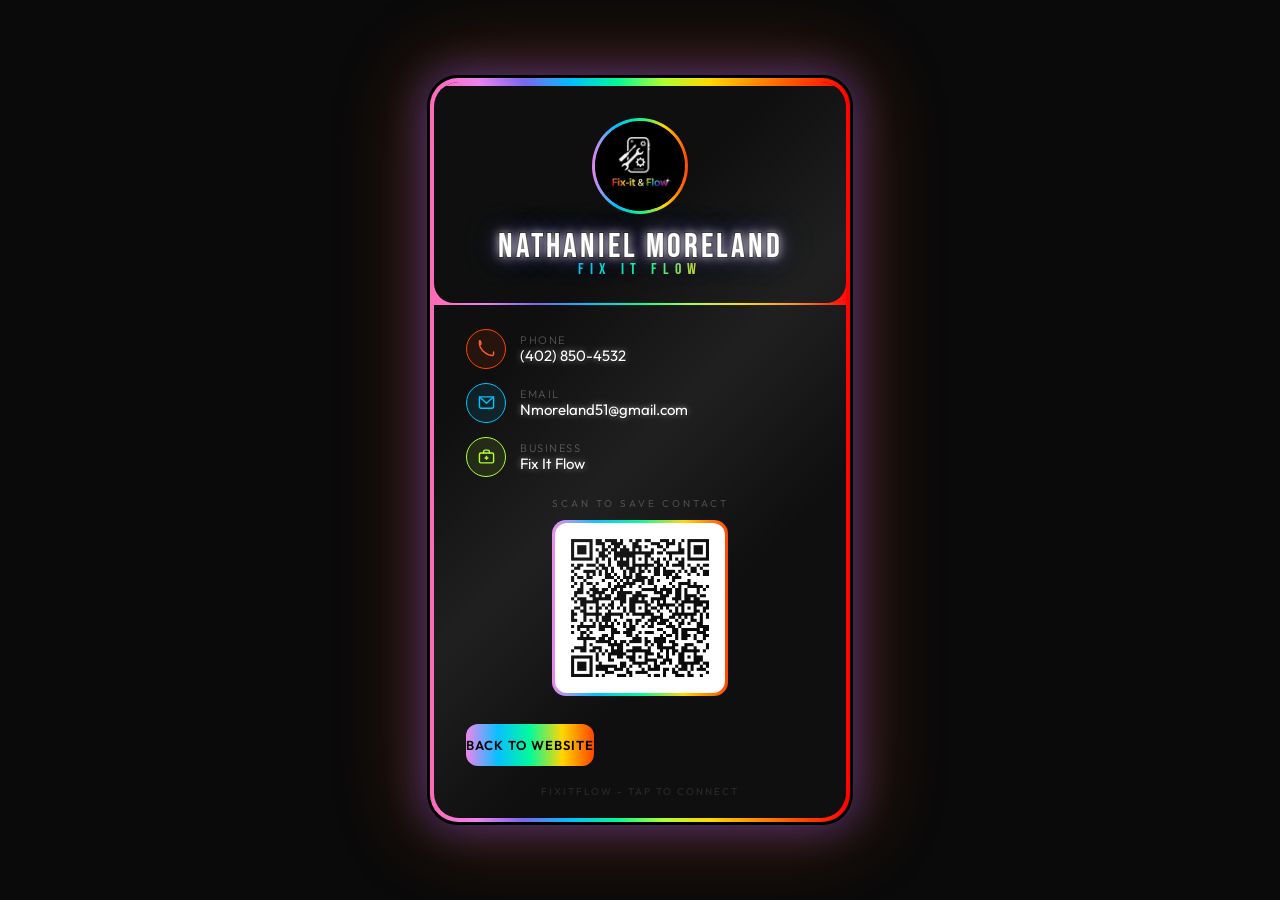
<file: business-card.html>
﻿<!DOCTYPE html>
<html lang="en">
<head>
<meta charset="UTF-8" />
<meta name="viewport" content="width=device-width, initial-scale=1.0" />
<title>Contact | FixIt & Flow Website</title>
<link href="https://fonts.googleapis.com/css2?family=Bebas+Neue&family=Outfit:wght@300;400;600&display=swap" rel="stylesheet" />
<style>
  * { box-sizing: border-box; margin: 0; padding: 0; }
  body {
    min-height: 100vh;
    background: #0a0a0a;
    display: flex;
    align-items: center;
    justify-content: center;
    font-family: 'Outfit', sans-serif;
    padding: 2rem;
  }
  .card-wrapper {
    position: relative;
    border-radius: 28px;
    padding: 4px;
    background: linear-gradient(to left,#ff0000,#ff4500,#ff8c00,#ffd700,#adff2f,#00fa9a,#00bfff,#7b68ee,#ee82ee,#ff69b4);
    box-shadow: 0 0 0 3px #000, 0 0 40px 6px rgba(120,80,255,0.45), 0 0 80px 16px rgba(255,100,0,0.25);
    width: 420px;
    max-width: 100%;
  }
  .card {
    background: #0f0f0f;
    border-radius: 25px;
    overflow: hidden;
    position: relative;
  }
  .card::before {
    content: '';
    position: absolute;
    inset: 0;
    background: linear-gradient(135deg,transparent 30%,rgba(255,255,255,0.07) 50%,transparent 70%);
    pointer-events: none;
    z-index: 10;
  }
  .card-header {
    background: linear-gradient(to left,#ff0000,#ff4500,#ff8c00,#ffd700,#adff2f,#00fa9a,#00bfff,#7b68ee,#ee82ee,#ff69b4);
    padding: 4px 0 0;
    display: flex;
    flex-direction: column;
    align-items: center;
  }
  .header-inner {
    background: #0f0f0f;
    width: 100%;
    padding: 2rem 2rem 1.5rem;
    display: flex;
    flex-direction: column;
    align-items: center;
    gap: 1rem;
    border-radius: 0 0 20px 20px;
  }
  .avatar-ring {
    width: 96px; height: 96px;
    border-radius: 50%;
    padding: 3px;
    background: linear-gradient(to left,#ff4500,#ffd700,#00fa9a,#00bfff,#ee82ee);
    flex-shrink: 0;
  }
  .avatar-inner {
    width: 100%; height: 100%;
    border-radius: 50%;
    overflow: hidden;
    background: #000;
  }
  .avatar-inner img {
    width: 100%;
    height: 100%;
    object-fit: cover;
    display: block;
    border-radius: 50%;
  }
  .name {
    font-family: 'Bebas Neue', sans-serif;
    font-size: 34px;
    letter-spacing: 3px;
    line-height: 1;
    text-align: center;
    color: #fff;
    text-shadow: 0 0 8px rgba(255,255,255,0.9),1px 1px 0 #000,-1px -1px 0 #000,1px -1px 0 #000,-1px 1px 0 #000,0 0 20px rgba(180,100,255,0.6),0 0 40px rgba(0,191,255,0.3);
  }
  .company {
    font-family: 'Bebas Neue', sans-serif;
    font-size: 16px;
    letter-spacing: 6px;
    background: linear-gradient(to left,#ff4500,#ffd700,#00fa9a,#00bfff,#ee82ee);
    -webkit-background-clip: text;
    -webkit-text-fill-color: transparent;
    background-clip: text;
    text-align: center;
    margin-top: -4px;
  }
  .divider {
    width: 100%; height: 2px;
    background: linear-gradient(to left,#ff0000,#ff8c00,#ffd700,#adff2f,#00fa9a,#00bfff,#7b68ee,#ee82ee,#ff69b4);
  }
  .card-body {
    padding: 1.5rem 2rem 1.25rem;
    display: flex;
    flex-direction: column;
    gap: 14px;
  }
  .contact-row {
    display: flex;
    align-items: center;
    gap: 14px;
    text-decoration: none;
  }
  .icon-wrap {
    width: 40px; height: 40px;
    border-radius: 50%;
    border: 1.5px solid;
    display: flex;
    align-items: center;
    justify-content: center;
    flex-shrink: 0;
  }
  .icon-wrap.phone { border-color: #ff4500; background: rgba(255,69,0,0.1); }
  .icon-wrap.email { border-color: #00bfff; background: rgba(0,191,255,0.1); }
  .icon-wrap.biz   { border-color: #adff2f; background: rgba(173,255,47,0.1); }
  .icon-wrap svg { width: 17px; height: 17px; }
  .icon-wrap.phone svg { stroke: #ff6030; }
  .icon-wrap.email svg { stroke: #00bfff; }
  .icon-wrap.biz   svg { stroke: #adff2f; }
  .contact-label {
    font-size: 11px;
    font-weight: 300;
    letter-spacing: 1.5px;
    text-transform: uppercase;
    color: #555;
    line-height: 1;
    margin-bottom: 2px;
  }
  .contact-value {
    font-size: 15px;
    font-weight: 400;
    color: #fff;
    text-shadow: 0 0 6px rgba(255,255,255,0.5),1px 1px 0 #000;
    line-height: 1;
  }
  .qr-section {
    padding: 0 2rem 1.75rem;
    display: flex;
    flex-direction: column;
    align-items: center;
    gap: 10px;
  }
  .qr-label {
    font-size: 10px;
    letter-spacing: 3px;
    text-transform: uppercase;
    color: #444;
  }
  .qr-frame {
    padding: 3px;
    border-radius: 14px;
    background: linear-gradient(to left,#ff4500,#ffd700,#00fa9a,#00bfff,#ee82ee);
  }
  .qr-inner {
    background: #fff;
    border-radius: 12px;
    padding: 10px;
    display: flex;
  }
  .qr-inner img { display: block; width: 150px; height: 150px; }
  .card-footer {
    text-align: center;
    padding: 0 0 1.25rem;
    font-size: 10px;
    letter-spacing: 2px;
    text-transform: uppercase;
    color: #2a2a2a;
  }
  .site-link {
    display: inline-flex;
    align-items: center;
    justify-content: center;
    margin: 0 2rem 1.2rem;
    min-height: 42px;
    border-radius: 12px;
    background: linear-gradient(to left,#ff4500,#ffd700,#00fa9a,#00bfff,#ee82ee);
    color: #000;
    font-size: 13px;
    font-weight: 600;
    letter-spacing: 1px;
    text-decoration: none;
    text-transform: uppercase;
  }
</style>
</head>
<body>
<div class="card-wrapper">
  <div class="card">
    <div class="card-header">
      <div class="header-inner">
        <div class="avatar-ring">
          <div class="avatar-inner">
            <img src="[data-uri]" alt="Fix It Flow Logo" />
          </div>
        </div>
        <div>
          <p class="name">Nathaniel Moreland</p>
          <p class="company">Fix It Flow</p>
        </div>
      </div>
    </div>
    <div class="divider"></div>
    <div class="card-body">
      <a href="tel:+14028504532" class="contact-row">
        <div class="icon-wrap phone">
          <svg viewBox="0 0 24 24" fill="none" stroke-width="2" stroke-linecap="round" stroke-linejoin="round">
            <path d="M22 16.92v3a2 2 0 01-2.18 2 19.79 19.79 0 01-8.63-3.07A19.5 19.5 0 013.07 9.8 19.79 19.79 0 012 1.17a2 2 0 012 1.72 12.84 12.84 0 01.22 2 2 2 0 01-1.77 2"/>
          </svg>
        </div>
        <div>
          <p class="contact-label">Phone</p>
          <p class="contact-value">(402) 850-4532</p>
        </div>
      </a>
      <a href="mailto:Nmoreland51@gmail.com" class="contact-row">
        <div class="icon-wrap email">
          <svg viewBox="0 0 24 24" fill="none" stroke-width="2" stroke-linecap="round" stroke-linejoin="round">
            <rect x="2" y="4" width="20" height="16" rx="2"/>
            <polyline points="2,4 12,13 22,4"/>
          </svg>
        </div>
        <div>
          <p class="contact-label">Email</p>
          <p class="contact-value">Nmoreland51@gmail.com</p>
        </div>
      </a>
      <div class="contact-row">
        <div class="icon-wrap biz">
          <svg viewBox="0 0 24 24" fill="none" stroke-width="2" stroke-linecap="round" stroke-linejoin="round">
            <rect x="2" y="7" width="20" height="14" rx="2"/>
            <path d="M16 7V5a2 2 0 00-2-2h-4a2 2 0 00-2 2v2"/>
            <line x1="12" y1="12" x2="12" y2="16"/>
            <line x1="10" y1="14" x2="14" y2="14"/>
          </svg>
        </div>
        <div>
          <p class="contact-label">Business</p>
          <p class="contact-value">Fix It Flow</p>
        </div>
      </div>
    </div>
    <div class="qr-section">
      <p class="qr-label">Scan to save contact</p>
      <div class="qr-frame">
        <div class="qr-inner">
          <img src="[data-uri]" alt="QR Code - Scan to save contact" />
        </div>
      </div>
    </div>
    <a class="site-link" href="index.html">Back to Website</a>
    <div class="card-footer">fixitflow - tap to connect</div>
  </div>
</div>
</body>
</html>
</file>
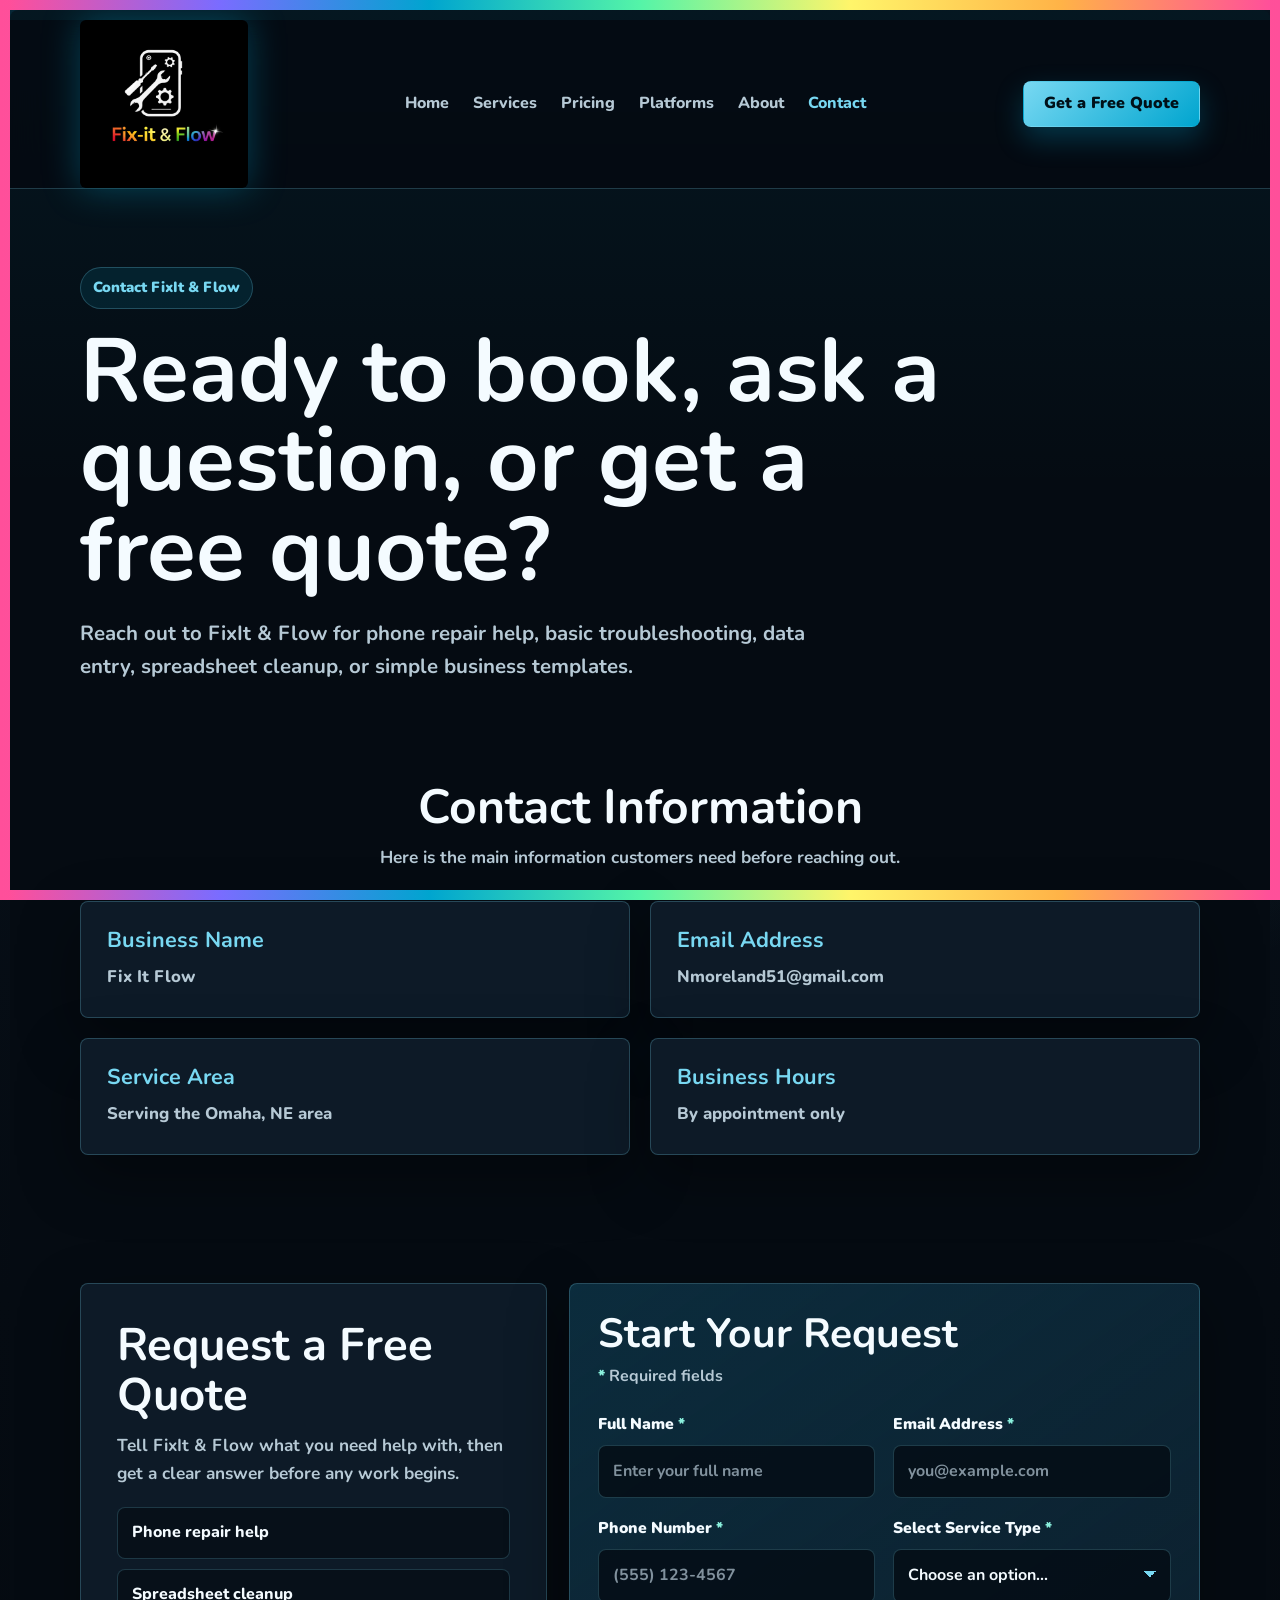
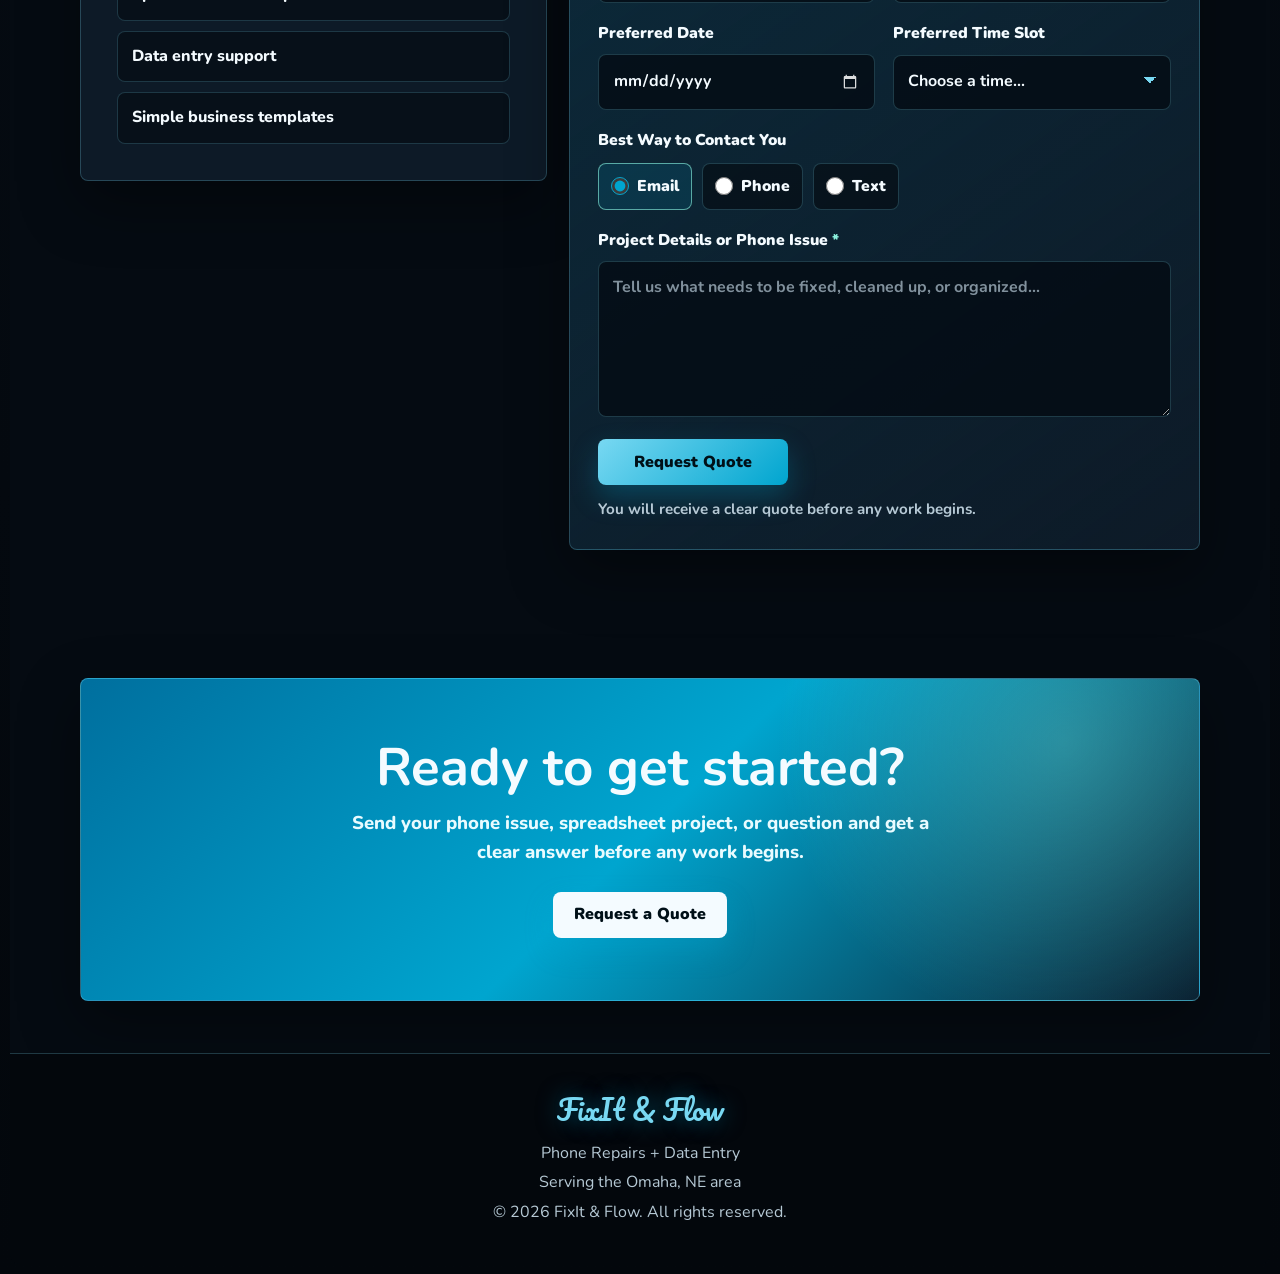
<file: contact.html>
﻿<!DOCTYPE html>
<html lang="en">
<head>
  <meta charset="UTF-8">

  <!-- Required mobile viewport line -->
  <meta name="viewport" content="width=device-width, initial-scale=1.0">

  <title>Contact | FixIt & Flow</title>

  <link rel="preconnect" href="https://fonts.googleapis.com">
  <link rel="preconnect" href="https://fonts.gstatic.com" crossorigin>
  <link href="https://fonts.googleapis.com/css2?family=Nunito:wght@400;600;700;800;900&family=Pacifico&display=swap" rel="stylesheet">
  <link rel="stylesheet" href="quote-form.css">

  <style>
    :root {
      --black: #050b12;
      --card: #0d1a27;
      --blue: #00A5CF;
      --blue-deep: #006f9e;
      --sky: #78d8f2;
      --mint: #8af0dd;
      --text: #f4fbff;
      --muted: #b6c9d5;
      --line: rgba(120, 216, 242, 0.24);
      --radius: 8px;
      --shadow: 0 22px 60px rgba(0, 0, 0, 0.38);
    }

    * {
      box-sizing: border-box;
      margin: 0;
      padding: 0;
    }

    html {
      scroll-behavior: smooth;
    }

    body {
      min-height: 100vh;
      padding: 10px;
      color: var(--text);
      font-family: "Nunito", system-ui, sans-serif;
      line-height: 1.6;
      background:
        radial-gradient(circle at 12% 8%, rgba(0, 165, 207, 0.26), transparent 34rem),
        radial-gradient(circle at 84% 18%, rgba(138, 240, 221, 0.14), transparent 30rem),
        linear-gradient(180deg, #08131e 0%, var(--black) 45%, #03070c 100%);
    }

    /* Neon rainbow gradient frame around the website */
    body::before {
      content: "";
      position: fixed;
      inset: 0;
      z-index: 50;
      pointer-events: none;
      border: 10px solid transparent;
      border-image: linear-gradient(
        270deg,
        #ff4f9a,
        #ffb347,
        #fff56a,
        #54f4a8,
        #00A5CF,
        #7a6cff,
        #ff4f9a
      ) 1;
    }

    a {
      color: inherit;
      text-decoration: none;
    }

    .page {
      overflow: hidden;
      min-height: calc(100vh - 20px);
      border-radius: var(--radius);
      background:
        linear-gradient(180deg, rgba(0, 165, 207, 0.08), rgba(0, 0, 0, 0) 30rem),
        var(--black);
    }

    .container {
      width: min(1120px, calc(100% - 32px));
      margin: 0 auto;
    }

    .site-header {
      position: sticky;
      top: 10px;
      z-index: 20;
      border-bottom: 1px solid var(--line);
      background: rgba(5, 11, 18, 0.9);
      backdrop-filter: blur(18px);
    }

    .nav {
      display: flex;
      align-items: center;
      justify-content: space-between;
      min-height: 78px;
      gap: 24px;
    }

    .header-logo {
      display: inline-flex;
      align-items: center;
      flex: 0 0 auto;
    }

    .header-logo img {
      display: block;
      width: clamp(118px, 18vw, 168px);
      height: auto;
      border-radius: 6px;
      filter: drop-shadow(0 0 18px rgba(0, 165, 207, 0.35));
    }

    .nav-links {
      display: flex;
      align-items: center;
      gap: 24px;
      color: var(--muted);
      font-weight: 800;
    }

    .nav-links a:hover,
    .nav-links .active {
      color: var(--sky);
    }

    .button {
      display: inline-flex;
      align-items: center;
      justify-content: center;
      min-height: 46px;
      padding: 0 20px;
      border: 1px solid transparent;
      border-radius: var(--radius);
      color: #001018;
      background: linear-gradient(135deg, var(--sky), var(--blue));
      box-shadow: 0 12px 28px rgba(0, 165, 207, 0.28);
      font-weight: 900;
      transition: transform 180ms ease, box-shadow 180ms ease;
    }

    .button:hover {
      transform: translateY(-2px);
      box-shadow: 0 16px 34px rgba(0, 165, 207, 0.38);
    }

    .hero {
      padding: 88px 0 46px;
    }

    .eyebrow {
      display: inline-flex;
      margin-bottom: 18px;
      padding: 8px 12px;
      border: 1px solid rgba(120, 216, 242, 0.25);
      border-radius: 999px;
      color: var(--sky);
      background: rgba(0, 165, 207, 0.12);
      font-size: 0.92rem;
      font-weight: 900;
    }

    h1 {
      max-width: 900px;
      font-size: clamp(2.7rem, 7vw, 5.6rem);
      line-height: 1;
    }

    .hero-text {
      max-width: 760px;
      margin-top: 22px;
      color: var(--muted);
      font-size: clamp(1.08rem, 2vw, 1.28rem);
      font-weight: 700;
    }

    .section {
      padding: 52px 0;
    }

    .section-heading {
      max-width: 760px;
      margin: 0 auto 30px;
      text-align: center;
    }

    .section-heading h2 {
      margin-bottom: 10px;
      font-size: clamp(1.9rem, 4vw, 3rem);
      line-height: 1.1;
    }

    .section-heading p {
      color: var(--muted);
      font-size: 1.08rem;
      font-weight: 700;
    }

    .contact-grid {
      display: grid;
      grid-template-columns: repeat(2, minmax(0, 1fr));
      gap: 20px;
    }

    .contact-card {
      padding: 26px;
      border: 1px solid var(--line);
      border-radius: var(--radius);
      background: var(--card);
      box-shadow: var(--shadow);
    }

    .contact-card h3 {
      margin-bottom: 10px;
      color: var(--sky);
      font-size: 1.35rem;
      line-height: 1.2;
    }

    .contact-card p,
    .contact-card a {
      color: var(--muted);
      font-size: 1.05rem;
      font-weight: 800;
      word-break: break-word;
    }

    .contact-card a:hover {
      color: var(--mint);
    }

    .cta-panel {
      padding: clamp(34px, 7vw, 62px);
      border: 1px solid rgba(120, 216, 242, 0.35);
      border-radius: var(--radius);
      background:
        radial-gradient(circle at 88% 20%, rgba(138, 240, 221, 0.28), transparent 18rem),
        linear-gradient(135deg, var(--blue-deep), var(--blue), #0b2232);
      text-align: center;
      box-shadow: var(--shadow);
    }

    .cta-panel h2 {
      font-size: clamp(2rem, 5vw, 3.3rem);
      line-height: 1.05;
    }

    .cta-panel p {
      max-width: 620px;
      margin: 12px auto 24px;
      color: #e8fbff;
      font-size: 1.16rem;
      font-weight: 800;
    }

    .button-light {
      color: #001018;
      background: var(--text);
    }

    .footer {
      padding: 34px 0;
      border-top: 1px solid var(--line);
      color: var(--muted);
      background: #03070c;
      text-align: center;
    }

    .footer-logo {
      display: block;
      margin-bottom: 8px;
      color: var(--sky);
      font-family: "Pacifico", cursive;
      font-size: 1.75rem;
      text-shadow: 0 0 22px rgba(0, 165, 207, 0.5);
    }

    .footer p {
      margin: 4px 0;
    }

    /* Tablet and phone responsive fixes */
    @media (max-width: 900px) {
      .nav {
        align-items: flex-start;
        flex-direction: column;
        padding: 16px 0;
      }

      .nav-links {
        width: 100%;
        flex-wrap: wrap;
        gap: 14px 18px;
      }

      .nav .button {
        width: 100%;
      }

      .contact-grid {
        grid-template-columns: 1fr;
      }
    }

    @media (max-width: 560px) {
      body {
        padding: 7px;
      }

      body::before {
        border-width: 7px;
      }

      .container {
        width: min(100% - 22px, 1120px);
      }

      .hero {
        padding: 42px 0 34px;
      }

      .section {
        padding: 38px 0;
      }

      .nav {
        gap: 14px;
        min-height: auto;
      }

      .nav-links {
        justify-content: space-between;
        gap: 8px 12px;
        font-size: 0.95rem;
      }

      .header-logo img {
        width: 112px;
      }

      .eyebrow {
        font-size: 0.86rem;
      }

      h1 {
        font-size: clamp(2.15rem, 10vw, 3rem);
        line-height: 1.05;
      }

      .hero-text {
        font-size: 1.02rem;
        line-height: 1.6;
      }

      .nav-links a {
        display: inline-flex;
        min-height: 44px;
        align-items: center;
      }

      .button,
      .button-light {
        width: 100%;
        min-height: 52px;
        text-align: center;
      }

      .contact-card {
        padding: 22px;
      }
    }
  </style>
</head>

<body>
  <div class="page">

    <header class="site-header">
      <nav class="container nav" aria-label="Main navigation">
        <a class="header-logo" href="index.html" aria-label="FixIt & Flow home">
          <img src="fixit-flow-logo.jpeg" alt="Fix-it & Flow logo">
        </a>

        <div class="nav-links">
          <a href="index.html">Home</a>
          <a href="services.html">Services</a>
          <a href="services.html#pricing">Pricing</a>
          <a href="platform-research.html">Platforms</a>
          <a href="about.html">About</a>
          <a class="active" href="contact.html">Contact</a>
        </div>

        <a class="button" href="#quote-request">Get a Free Quote</a>
      </nav>
    </header>

    <main>
      <section class="hero">
        <div class="container">
          <span class="eyebrow">Contact FixIt & Flow</span>
          <h1>Ready to book, ask a question, or get a free quote?</h1>
          <p class="hero-text">
            Reach out to FixIt & Flow for phone repair help, basic troubleshooting, data entry, spreadsheet cleanup, or simple business templates.
          </p>
        </div>
      </section>

      <section class="section">
        <div class="container">
          <div class="section-heading">
            <h2>Contact Information</h2>
            <p>Here is the main information customers need before reaching out.</p>
          </div>

          <div class="contact-grid">

            <article class="contact-card">
              <h3>Business Name</h3>
              <p>Fix It Flow</p>
            </article>

            <article class="contact-card">
              <h3>Email Address</h3>
              <p>
                <a href="mailto:Nmoreland51@gmail.com">
                  Nmoreland51@gmail.com
                </a>
              </p>
            </article>

            <article class="contact-card">
              <h3>Service Area</h3>
              <p>Serving the Omaha, NE area</p>
            </article>

            <article class="contact-card">
              <h3>Business Hours</h3>
              <p>By appointment only</p>
            </article>

          </div>
        </div>
      </section>

      <section class="quote-section" id="quote-request">
        <div class="container quote-shell">
          <div class="quote-intro">
            <h2>Request a Free Quote</h2>
            <p>Tell FixIt & Flow what you need help with, then get a clear answer before any work begins.</p>
            <ul class="quote-points">
              <li>Phone repair help</li>
              <li>Spreadsheet cleanup</li>
              <li>Data entry support</li>
              <li>Simple business templates</li>
            </ul>
          </div>

          <form class="site-quote-form" action="https://formsubmit.co/Nmoreland51@gmail.com" method="post" novalidate>
            <input type="hidden" name="_subject" value="New FixIt & Flow quote request">
            <input type="hidden" name="_template" value="table">
            <input type="hidden" name="_captcha" value="false">

            <div class="quote-form-heading">
              <h2>Start Your Request</h2>
              <p><span class="required-note">*</span> Required fields</p>
            </div>

            <div class="quote-form-grid">
              <div class="quote-field">
                <label for="contact-fullname">Full Name <span class="required-mark">*</span></label>
                <input type="text" id="contact-fullname" name="Full Name" placeholder="Enter your full name" required>
              </div>

              <div class="quote-field">
                <label for="contact-email">Email Address <span class="required-mark">*</span></label>
                <input type="email" id="contact-email" name="Email Address" placeholder="you@example.com" required>
              </div>

              <div class="quote-field">
                <label for="contact-phone">Phone Number <span class="required-mark">*</span></label>
                <input type="tel" id="contact-phone" name="Phone Number" placeholder="(555) 123-4567" required>
              </div>

              <div class="quote-field">
                <label for="contact-service">Select Service Type <span class="required-mark">*</span></label>
                <select id="contact-service" name="Service Type" required>
                  <option value="">Choose an option...</option>
                  <option value="Phone repair">Phone Repair</option>
                  <option value="Data entry">Data Entry</option>
                  <option value="Spreadsheet cleanup">Spreadsheet Cleanup</option>
                  <option value="Business template">Simple Business Template</option>
                  <option value="Not sure">Not Sure Yet</option>
                </select>
              </div>

              <div class="quote-field">
                <label for="contact-date">Preferred Date</label>
                <input type="date" id="contact-date" name="Preferred Date">
              </div>

              <div class="quote-field">
                <label for="contact-time">Preferred Time Slot</label>
                <select id="contact-time" name="Preferred Time Slot">
                  <option value="">Choose a time...</option>
                  <option value="Morning">Morning</option>
                  <option value="Afternoon">Afternoon</option>
                  <option value="Evening">Evening</option>
                </select>
              </div>

              <fieldset class="quote-choice-group">
                <legend>Best Way to Contact You</legend>
                <div class="quote-choice-options">
                  <label class="quote-choice-option" for="contact-method-email">
                    <input type="radio" id="contact-method-email" name="Preferred Contact Method" value="Email" checked>
                    Email
                  </label>
                  <label class="quote-choice-option" for="contact-method-phone">
                    <input type="radio" id="contact-method-phone" name="Preferred Contact Method" value="Phone">
                    Phone
                  </label>
                  <label class="quote-choice-option" for="contact-method-text">
                    <input type="radio" id="contact-method-text" name="Preferred Contact Method" value="Text">
                    Text
                  </label>
                </div>
              </fieldset>

              <div class="quote-field full">
                <label for="contact-message">Project Details or Phone Issue <span class="required-mark">*</span></label>
                <textarea id="contact-message" name="Project Details or Phone Issue" rows="5" placeholder="Tell us what needs to be fixed, cleaned up, or organized..." required></textarea>
              </div>
            </div>

            <div class="quote-form-actions">
              <button class="button quote-submit" type="submit">Request Quote</button>
              <p class="quote-form-note">You will receive a clear quote before any work begins.</p>
            </div>
          </form>
        </div>
      </section>

      <section class="section">
        <div class="container">
          <div class="cta-panel">
            <h2>Ready to get started?</h2>
            <p>
              Send your phone issue, spreadsheet project, or question and get a clear answer before any work begins.
            </p>

            <a class="button button-light" href="#quote-request">
              Request a Quote
            </a>
          </div>
        </div>
      </section>
    </main>

    <footer class="footer">
      <div class="container">
        <span class="footer-logo">FixIt & Flow</span>
        <p>Phone Repairs + Data Entry</p>
        <p>Serving the Omaha, NE area</p>
        <p>&copy; 2026 FixIt & Flow. All rights reserved.</p>
      </div>
    </footer>

  </div>
  <script src="quote-form-validation.js"></script>
</body>
</html>
</file>
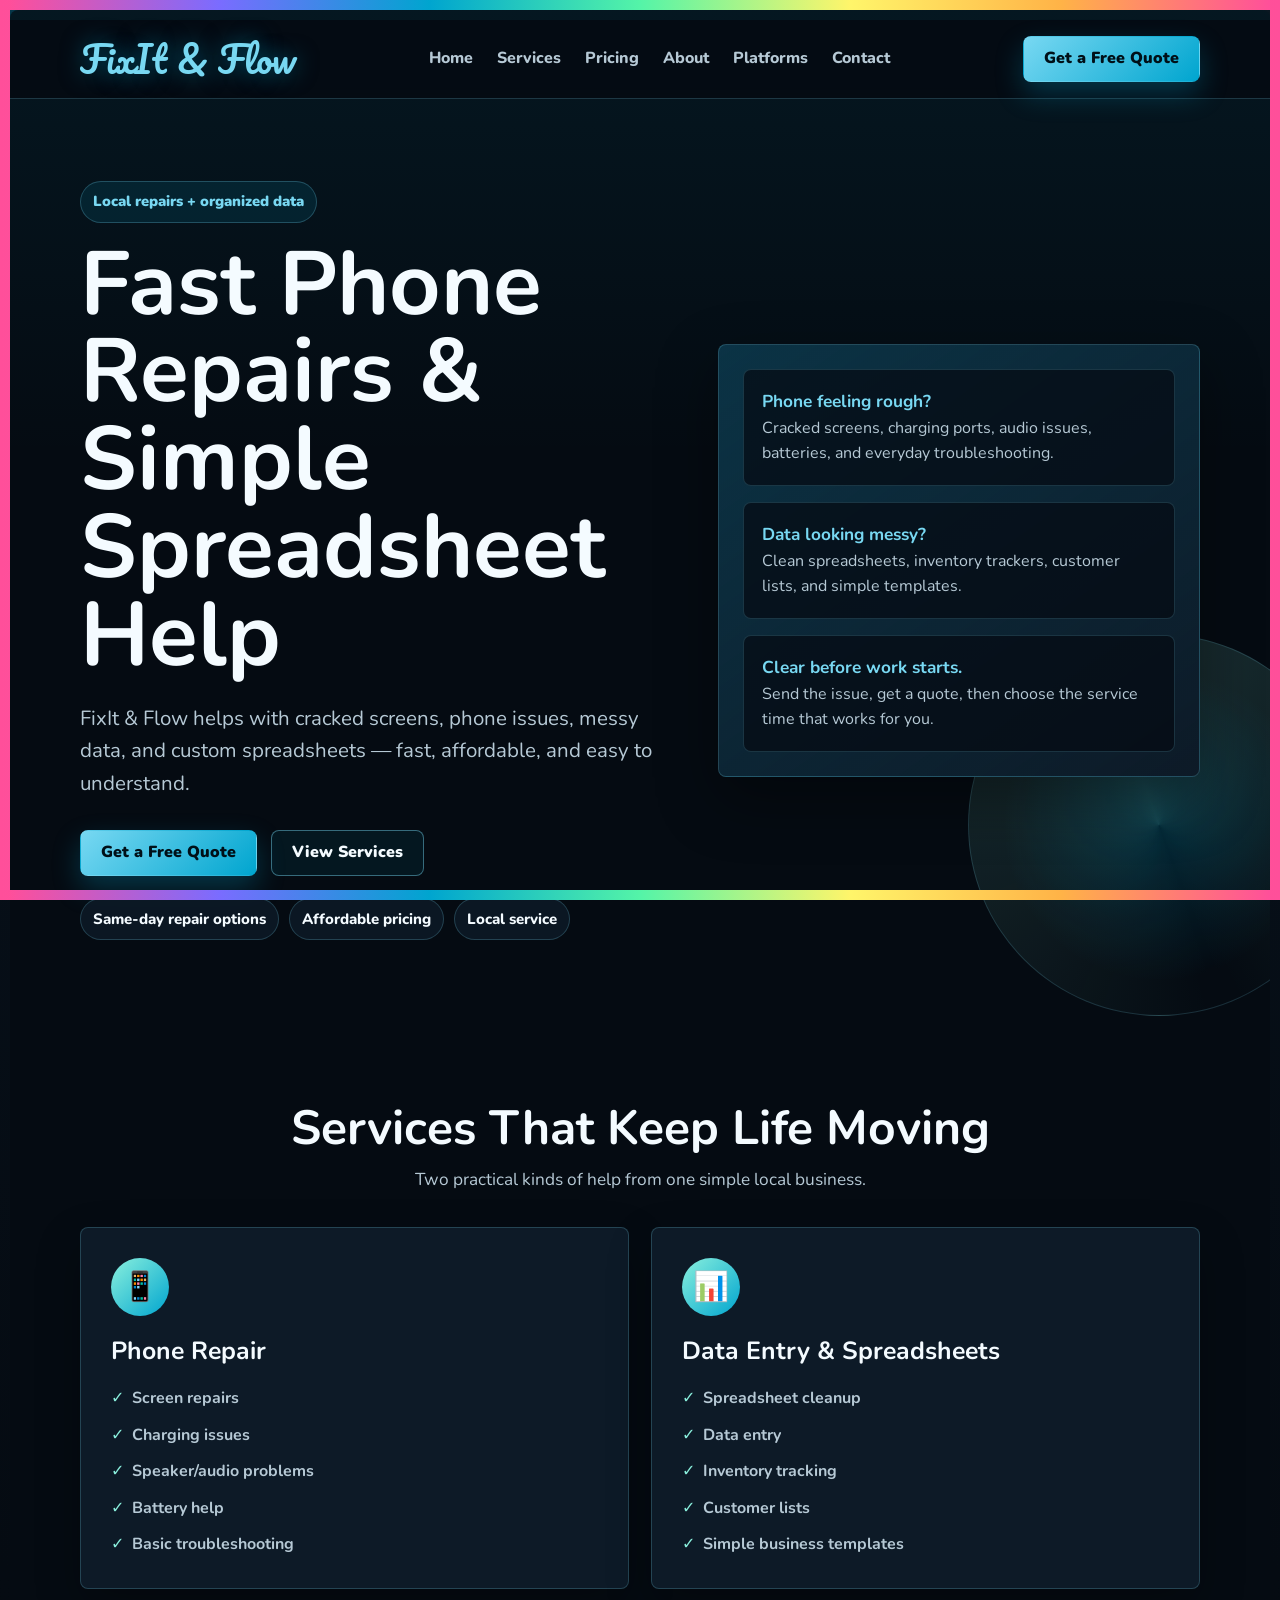
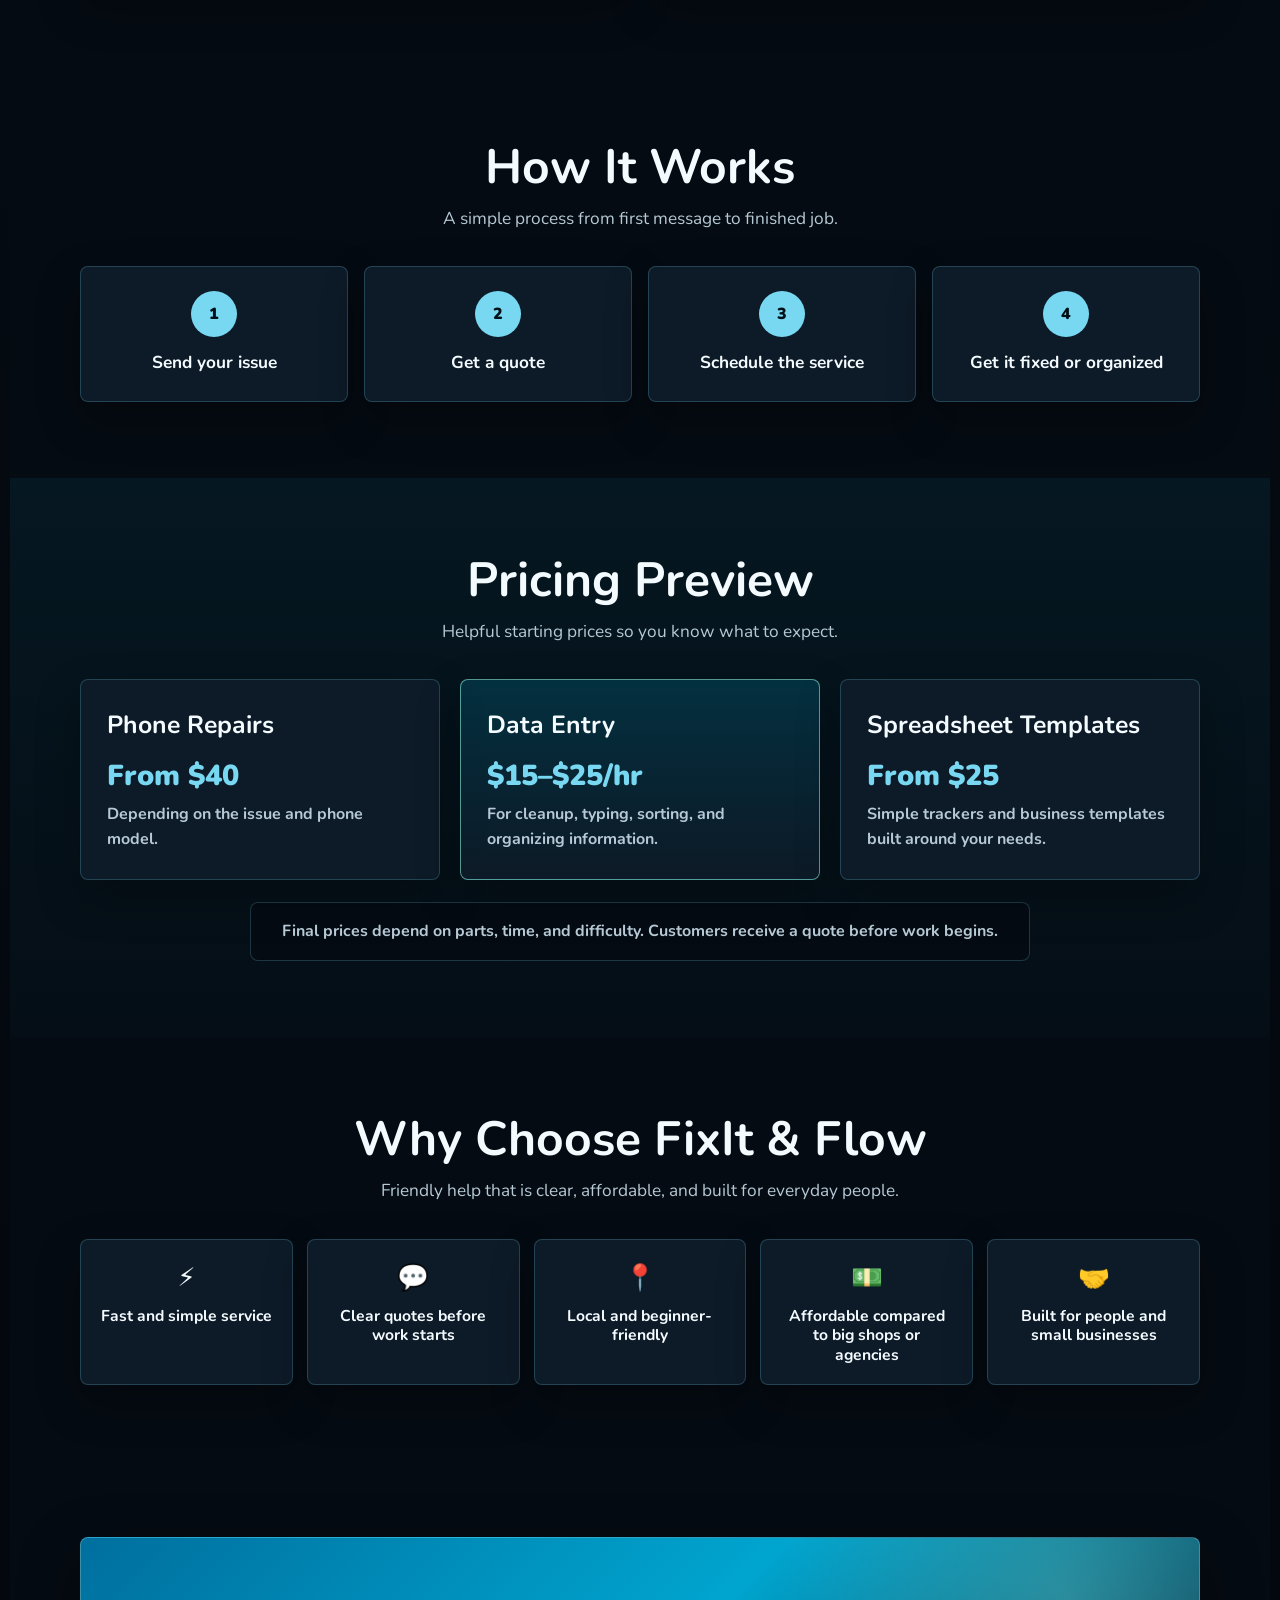
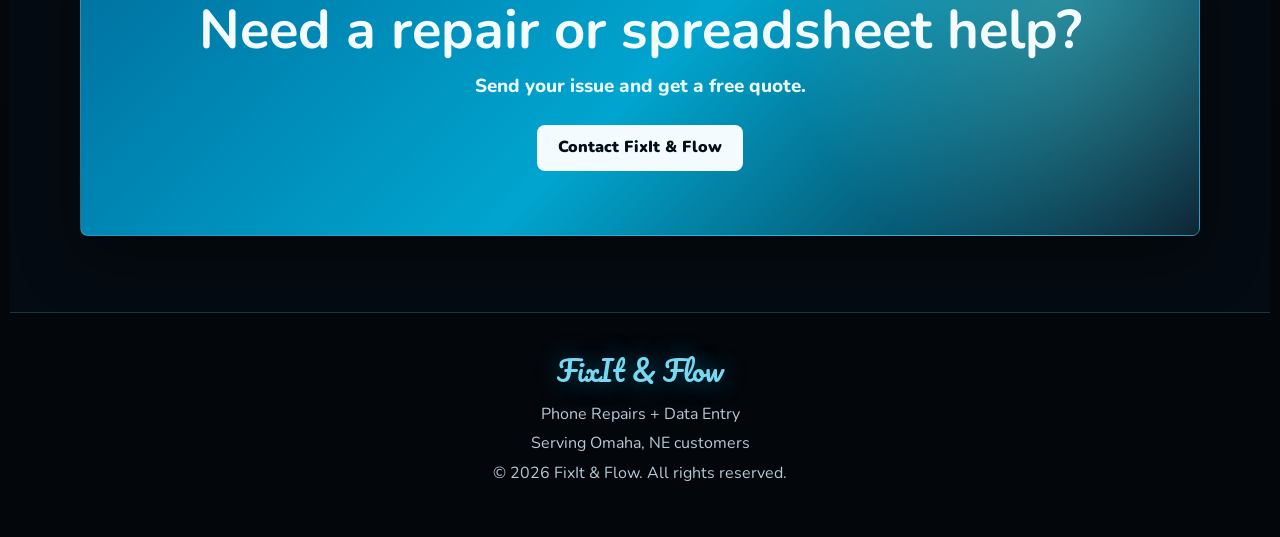
<file: homepage without logo.html>
<!DOCTYPE html>
<html lang="en">
<head>
  <meta charset="UTF-8">
  <meta name="viewport" content="width=device-width, initial-scale=1.0">
  <title>FixIt & Flow | Phone Repairs + Spreadsheet Help</title>
  <link rel="preconnect" href="https://fonts.googleapis.com">
  <link rel="preconnect" href="https://fonts.gstatic.com" crossorigin>
  <link href="https://fonts.googleapis.com/css2?family=Nunito:wght@400;600;700;800;900&family=Pacifico&display=swap" rel="stylesheet">
  <style>
    :root {
      --black: #050b12;
      --black-soft: #0a1420;
      --black-card: #0d1a27;
      --blue: #00A5CF;
      --blue-deep: #006f9e;
      --sky: #78d8f2;
      --mint: #8af0dd;
      --text: #f4fbff;
      --muted: #b6c9d5;
      --line: rgba(120, 216, 242, 0.22);
      --shadow: 0 22px 60px rgba(0, 0, 0, 0.38);
      --radius: 8px;
    }

    * {
      box-sizing: border-box;
      margin: 0;
      padding: 0;
    }

    html {
      scroll-behavior: smooth;
    }

    body {
      min-height: 100vh;
      color: var(--text);
      font-family: "Nunito", system-ui, sans-serif;
      background:
        radial-gradient(circle at top left, rgba(0, 165, 207, 0.25), transparent 34rem),
        radial-gradient(circle at 80% 10%, rgba(138, 240, 221, 0.14), transparent 32rem),
        linear-gradient(180deg, #08131e 0%, var(--black) 42%, #03070c 100%);
      line-height: 1.6;
      padding: 10px;
    }

    body::before {
      content: "";
      position: fixed;
      inset: 0;
      z-index: 50;
      pointer-events: none;
      border: 10px solid transparent;
      border-image: linear-gradient(270deg, #ff4f9a, #ffb347, #fff56a, #54f4a8, #00A5CF, #7a6cff, #ff4f9a) 1;
    }

    a {
      color: inherit;
      text-decoration: none;
    }

    ul {
      list-style: none;
    }

    .page {
      overflow: hidden;
      border-radius: 8px;
      background:
        linear-gradient(180deg, rgba(0, 165, 207, 0.08), rgba(0, 0, 0, 0) 28rem),
        var(--black);
    }

    .container {
      width: min(1120px, calc(100% - 32px));
      margin: 0 auto;
    }

    .section {
      padding: 76px 0;
    }

    .section-heading {
      max-width: 720px;
      margin: 0 auto 34px;
      text-align: center;
    }

    .section-heading h2 {
      margin-bottom: 10px;
      color: var(--text);
      font-size: clamp(2rem, 4vw, 3rem);
      line-height: 1.12;
    }

    .section-heading p {
      color: var(--muted);
      font-size: 1.08rem;
    }

    .site-header {
      position: sticky;
      top: 10px;
      z-index: 20;
      border-bottom: 1px solid var(--line);
      background: rgba(5, 11, 18, 0.9);
      backdrop-filter: blur(18px);
    }

    .nav {
      display: flex;
      align-items: center;
      justify-content: space-between;
      min-height: 78px;
      gap: 24px;
    }

    .logo {
      color: var(--sky);
      font-family: "Pacifico", cursive;
      font-size: clamp(1.7rem, 4vw, 2.25rem);
      text-shadow: 0 0 22px rgba(0, 165, 207, 0.5);
      white-space: nowrap;
    }

    .nav-links {
      display: flex;
      align-items: center;
      gap: 24px;
      color: var(--muted);
      font-weight: 800;
    }

    .nav-links a:hover {
      color: var(--sky);
    }

    .button {
      display: inline-flex;
      align-items: center;
      justify-content: center;
      min-height: 46px;
      padding: 0 20px;
      border: 1px solid transparent;
      border-radius: var(--radius);
      font-weight: 900;
      transition: transform 180ms ease, box-shadow 180ms ease, background 180ms ease;
    }

    .button:hover {
      transform: translateY(-2px);
    }

    .button-primary {
      color: #001018;
      background: linear-gradient(135deg, var(--sky), var(--blue));
      box-shadow: 0 12px 28px rgba(0, 165, 207, 0.28);
    }

    .button-primary:hover {
      box-shadow: 0 16px 34px rgba(0, 165, 207, 0.38);
    }

    .button-secondary {
      color: var(--text);
      border-color: rgba(120, 216, 242, 0.44);
      background: rgba(0, 165, 207, 0.08);
    }

    .button-light {
      color: #001018;
      background: var(--text);
    }

    .hero {
      position: relative;
      padding: 92px 0 86px;
    }

    .hero::after {
      content: "";
      position: absolute;
      right: -80px;
      bottom: 10px;
      width: 380px;
      height: 380px;
      border: 1px solid rgba(120, 216, 242, 0.18);
      border-radius: 50%;
      background:
        radial-gradient(circle, rgba(0, 165, 207, 0.22), transparent 58%),
        conic-gradient(from 160deg, transparent, rgba(138, 240, 221, 0.18), transparent);
      opacity: 0.95;
    }

    .hero-grid {
      position: relative;
      z-index: 1;
      display: grid;
      grid-template-columns: minmax(0, 1.1fr) minmax(300px, 0.9fr);
      align-items: center;
      gap: 48px;
    }

    .eyebrow {
      display: inline-flex;
      margin-bottom: 18px;
      padding: 8px 12px;
      border: 1px solid rgba(120, 216, 242, 0.25);
      border-radius: 999px;
      color: var(--sky);
      background: rgba(0, 165, 207, 0.12);
      font-size: 0.92rem;
      font-weight: 900;
    }

    .hero h1 {
      max-width: 800px;
      font-size: clamp(2.8rem, 7vw, 5.8rem);
      line-height: 0.98;
      letter-spacing: 0;
    }

    .hero p {
      max-width: 650px;
      margin-top: 22px;
      color: var(--muted);
      font-size: clamp(1.05rem, 2vw, 1.28rem);
    }

    .hero-actions {
      display: flex;
      flex-wrap: wrap;
      gap: 14px;
      margin-top: 30px;
    }

    .badges {
      display: flex;
      flex-wrap: wrap;
      gap: 10px;
      margin-top: 22px;
    }

    .badge {
      padding: 8px 12px;
      border: 1px solid var(--line);
      border-radius: 999px;
      color: var(--text);
      background: rgba(13, 26, 39, 0.85);
      font-size: 0.94rem;
      font-weight: 800;
    }

    .hero-card {
      display: grid;
      gap: 16px;
      padding: 24px;
      border: 1px solid var(--line);
      border-radius: var(--radius);
      background:
        linear-gradient(145deg, rgba(0, 165, 207, 0.18), rgba(13, 26, 39, 0.94)),
        var(--black-card);
      box-shadow: var(--shadow);
    }

    .mini-card {
      padding: 18px;
      border: 1px solid rgba(120, 216, 242, 0.18);
      border-radius: var(--radius);
      background: rgba(5, 11, 18, 0.72);
    }

    .mini-card strong {
      display: block;
      color: var(--sky);
      font-size: 1.08rem;
    }

    .mini-card span {
      color: var(--muted);
    }

    .card-grid {
      display: grid;
      grid-template-columns: repeat(2, minmax(0, 1fr));
      gap: 22px;
    }

    .card,
    .price-card,
    .why-item,
    .step {
      border: 1px solid var(--line);
      border-radius: var(--radius);
      background: var(--black-card);
      box-shadow: 0 18px 44px rgba(0, 0, 0, 0.26);
    }

    .card {
      padding: 30px;
      transition: transform 180ms ease, border-color 180ms ease;
    }

    .card:hover,
    .price-card:hover,
    .why-item:hover,
    .step:hover {
      transform: translateY(-4px);
      border-color: rgba(120, 216, 242, 0.5);
    }

    .card-icon {
      width: 58px;
      height: 58px;
      display: grid;
      place-items: center;
      margin-bottom: 16px;
      border-radius: 50%;
      color: #001018;
      background: linear-gradient(135deg, var(--mint), var(--blue));
      font-size: 1.8rem;
    }

    .card h3,
    .price-card h3 {
      margin-bottom: 14px;
      font-size: 1.55rem;
    }

    .check-list {
      display: grid;
      gap: 11px;
      color: var(--muted);
      font-weight: 700;
    }

    .check-list li::before {
      content: "✓";
      margin-right: 8px;
      color: var(--mint);
      font-weight: 900;
    }

    .steps-grid {
      display: grid;
      grid-template-columns: repeat(4, minmax(0, 1fr));
      gap: 16px;
    }

    .step {
      position: relative;
      padding: 24px 18px;
      text-align: center;
      transition: transform 180ms ease, border-color 180ms ease;
    }

    .step-number {
      display: grid;
      place-items: center;
      width: 46px;
      height: 46px;
      margin: 0 auto 12px;
      border-radius: 50%;
      color: #001018;
      background: var(--sky);
      font-weight: 900;
    }

    .step h3 {
      font-size: 1.08rem;
    }

    .pricing {
      background: linear-gradient(180deg, rgba(0, 165, 207, 0.08), rgba(0, 165, 207, 0.02));
    }

    .pricing-grid {
      display: grid;
      grid-template-columns: repeat(3, minmax(0, 1fr));
      gap: 20px;
    }

    .price-card {
      padding: 26px;
      transition: transform 180ms ease, border-color 180ms ease;
    }

    .price-card.featured {
      border-color: rgba(138, 240, 221, 0.58);
      background: linear-gradient(180deg, rgba(0, 165, 207, 0.2), var(--black-card));
    }

    .price {
      margin: 14px 0 10px;
      color: var(--sky);
      font-size: 1.8rem;
      font-weight: 900;
      line-height: 1.1;
    }

    .price-card p {
      color: var(--muted);
      font-weight: 700;
    }

    .pricing-note {
      margin: 22px auto 0;
      max-width: 780px;
      padding: 16px 18px;
      border: 1px solid var(--line);
      border-radius: var(--radius);
      color: var(--muted);
      background: rgba(5, 11, 18, 0.72);
      text-align: center;
      font-weight: 700;
    }

    .why-grid {
      display: grid;
      grid-template-columns: repeat(5, minmax(0, 1fr));
      gap: 14px;
    }

    .why-item {
      padding: 18px;
      text-align: center;
      transition: transform 180ms ease, border-color 180ms ease;
    }

    .why-item span {
      display: block;
      margin-bottom: 8px;
      font-size: 1.6rem;
    }

    .why-item strong {
      display: block;
      font-size: 0.98rem;
      line-height: 1.25;
    }

    .cta {
      padding: 76px 0;
    }

    .cta-panel {
      padding: clamp(34px, 7vw, 64px);
      border: 1px solid rgba(120, 216, 242, 0.35);
      border-radius: var(--radius);
      background:
        radial-gradient(circle at 88% 20%, rgba(138, 240, 221, 0.28), transparent 18rem),
        linear-gradient(135deg, var(--blue-deep), var(--blue), #0b2232);
      color: var(--text);
      text-align: center;
      box-shadow: var(--shadow);
    }

    .cta-panel h2 {
      font-size: clamp(2rem, 5vw, 3.4rem);
      line-height: 1.05;
    }

    .cta-panel p {
      margin: 12px auto 24px;
      max-width: 520px;
      color: #e8fbff;
      font-size: 1.18rem;
      font-weight: 800;
    }

    .footer {
      padding: 36px 0;
      border-top: 1px solid var(--line);
      color: var(--muted);
      background: #03070c;
      text-align: center;
    }

    .footer .logo {
      display: block;
      margin-bottom: 8px;
      font-size: 1.75rem;
    }

    .footer p {
      margin: 4px 0;
    }

    @media (max-width: 900px) {
      .nav {
        align-items: flex-start;
        flex-direction: column;
        padding: 16px 0;
      }

      .nav-links {
        width: 100%;
        flex-wrap: wrap;
        gap: 14px 18px;
      }

      .nav .button {
        width: 100%;
      }

      .hero-grid,
      .card-grid,
      .pricing-grid {
        grid-template-columns: 1fr;
      }

      .steps-grid,
      .why-grid {
        grid-template-columns: repeat(2, minmax(0, 1fr));
      }
    }

    @media (max-width: 560px) {
      body {
        padding: 7px;
      }

      body::before {
        border-width: 7px;
      }

      .container {
        width: min(100% - 22px, 1120px);
      }

      .section {
        padding: 56px 0;
      }

      .hero {
        padding: 58px 0 56px;
      }

      .hero-actions .button {
        width: 100%;
      }

      .badges {
        align-items: stretch;
        flex-direction: column;
      }

      .steps-grid,
      .why-grid {
        grid-template-columns: 1fr;
      }

      .card,
      .price-card,
      .hero-card {
        padding: 22px;
      }
    }
  </style>
</head>
<body>
  <div class="page">
    <header class="site-header" id="home">
      <nav class="container nav" aria-label="Main navigation">
        <a class="logo" href="#home">FixIt & Flow</a>
        <div class="nav-links">
          <a href="#home">Home</a>
          <a href="#services">Services</a>
          <a href="#pricing">Pricing</a>
          <a href="#about">About</a>
          <a href="platform-research.html">Platforms</a>
          <a href="contact.html#quote-request">Contact</a>
        </div>
        <a class="button button-primary" href="contact.html#quote-request">Get a Free Quote</a>
      </nav>
    </header>

    <main>
      <section class="hero">
        <div class="container hero-grid">
          <div>
            <span class="eyebrow">Local repairs + organized data</span>
            <h1>Fast Phone Repairs & Simple Spreadsheet Help</h1>
            <p>FixIt & Flow helps with cracked screens, phone issues, messy data, and custom spreadsheets — fast, affordable, and easy to understand.</p>
            <div class="hero-actions">
              <a class="button button-primary" href="contact.html#quote-request">Get a Free Quote</a>
              <a class="button button-secondary" href="#services">View Services</a>
            </div>
            <div class="badges">
              <span class="badge">Same-day repair options</span>
              <span class="badge">Affordable pricing</span>
              <span class="badge">Local service</span>
            </div>
          </div>

          <div class="hero-card" aria-label="Service highlights">
            <div class="mini-card">
              <strong>Phone feeling rough?</strong>
              <span>Cracked screens, charging ports, audio issues, batteries, and everyday troubleshooting.</span>
            </div>
            <div class="mini-card">
              <strong>Data looking messy?</strong>
              <span>Clean spreadsheets, inventory trackers, customer lists, and simple templates.</span>
            </div>
            <div class="mini-card">
              <strong>Clear before work starts.</strong>
              <span>Send the issue, get a quote, then choose the service time that works for you.</span>
            </div>
          </div>
        </div>
      </section>

      <section class="section" id="services">
        <div class="container">
          <div class="section-heading">
            <h2>Services That Keep Life Moving</h2>
            <p>Two practical kinds of help from one simple local business.</p>
          </div>

          <div class="card-grid">
            <article class="card">
              <div class="card-icon">📱</div>
              <h3>Phone Repair</h3>
              <ul class="check-list">
                <li>Screen repairs</li>
                <li>Charging issues</li>
                <li>Speaker/audio problems</li>
                <li>Battery help</li>
                <li>Basic troubleshooting</li>
              </ul>
            </article>

            <article class="card">
              <div class="card-icon">📊</div>
              <h3>Data Entry & Spreadsheets</h3>
              <ul class="check-list">
                <li>Spreadsheet cleanup</li>
                <li>Data entry</li>
                <li>Inventory tracking</li>
                <li>Customer lists</li>
                <li>Simple business templates</li>
              </ul>
            </article>
          </div>
        </div>
      </section>

      <section class="section">
        <div class="container">
          <div class="section-heading">
            <h2>How It Works</h2>
            <p>A simple process from first message to finished job.</p>
          </div>

          <div class="steps-grid">
            <article class="step">
              <div class="step-number">1</div>
              <h3>Send your issue</h3>
            </article>
            <article class="step">
              <div class="step-number">2</div>
              <h3>Get a quote</h3>
            </article>
            <article class="step">
              <div class="step-number">3</div>
              <h3>Schedule the service</h3>
            </article>
            <article class="step">
              <div class="step-number">4</div>
              <h3>Get it fixed or organized</h3>
            </article>
          </div>
        </div>
      </section>

      <section class="section pricing" id="pricing">
        <div class="container">
          <div class="section-heading">
            <h2>Pricing Preview</h2>
            <p>Helpful starting prices so you know what to expect.</p>
          </div>

          <div class="pricing-grid">
            <article class="price-card">
              <h3>Phone Repairs</h3>
              <div class="price">From $40</div>
              <p>Depending on the issue and phone model.</p>
            </article>
            <article class="price-card featured">
              <h3>Data Entry</h3>
              <div class="price">$15–$25/hr</div>
              <p>For cleanup, typing, sorting, and organizing information.</p>
            </article>
            <article class="price-card">
              <h3>Spreadsheet Templates</h3>
              <div class="price">From $25</div>
              <p>Simple trackers and business templates built around your needs.</p>
            </article>
          </div>

          <p class="pricing-note">Final prices depend on parts, time, and difficulty. Customers receive a quote before work begins.</p>
        </div>
      </section>

      <section class="section" id="about">
        <div class="container">
          <div class="section-heading">
            <h2>Why Choose FixIt & Flow</h2>
            <p>Friendly help that is clear, affordable, and built for everyday people.</p>
          </div>

          <div class="why-grid">
            <article class="why-item"><span>⚡</span><strong>Fast and simple service</strong></article>
            <article class="why-item"><span>💬</span><strong>Clear quotes before work starts</strong></article>
            <article class="why-item"><span>📍</span><strong>Local and beginner-friendly</strong></article>
            <article class="why-item"><span>💵</span><strong>Affordable compared to big shops or agencies</strong></article>
            <article class="why-item"><span>🤝</span><strong>Built for people and small businesses</strong></article>
          </div>
        </div>
      </section>

      <section class="cta" id="contact">
        <div class="container">
          <div class="cta-panel">
            <h2>Need a repair or spreadsheet help?</h2>
            <p>Send your issue and get a free quote.</p>
            <a class="button button-light" href="https://nmoreland51.github.io/my-business-card/">Contact FixIt & Flow</a>
          </div>
        </div>
      </section>
    </main>

    <footer class="footer">
      <div class="container">
        <span class="logo">FixIt & Flow</span>
        <p>Phone Repairs + Data Entry</p>
        <p>Serving Omaha, NE customers</p>
        <p>&copy; 2026 FixIt & Flow. All rights reserved.</p>
      </div>
    </footer>
  </div>
</body>
</html>
</file>
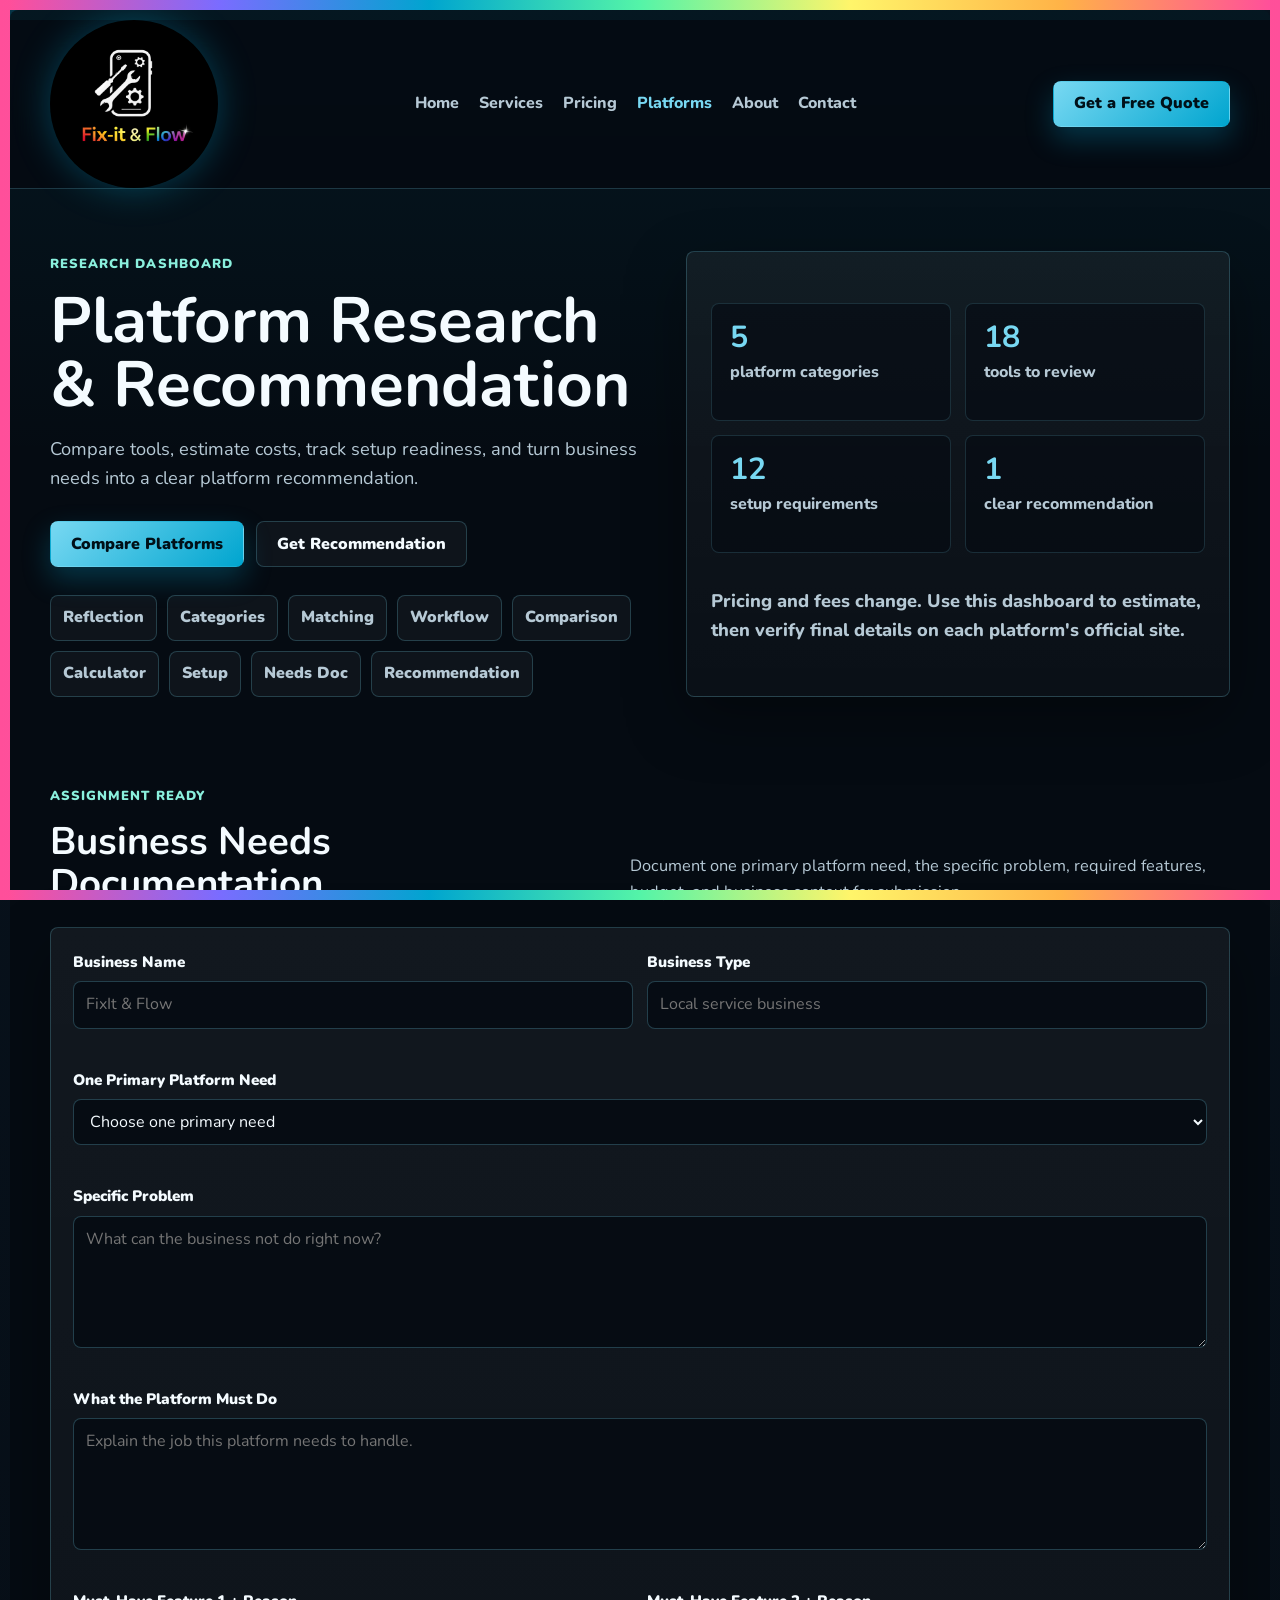
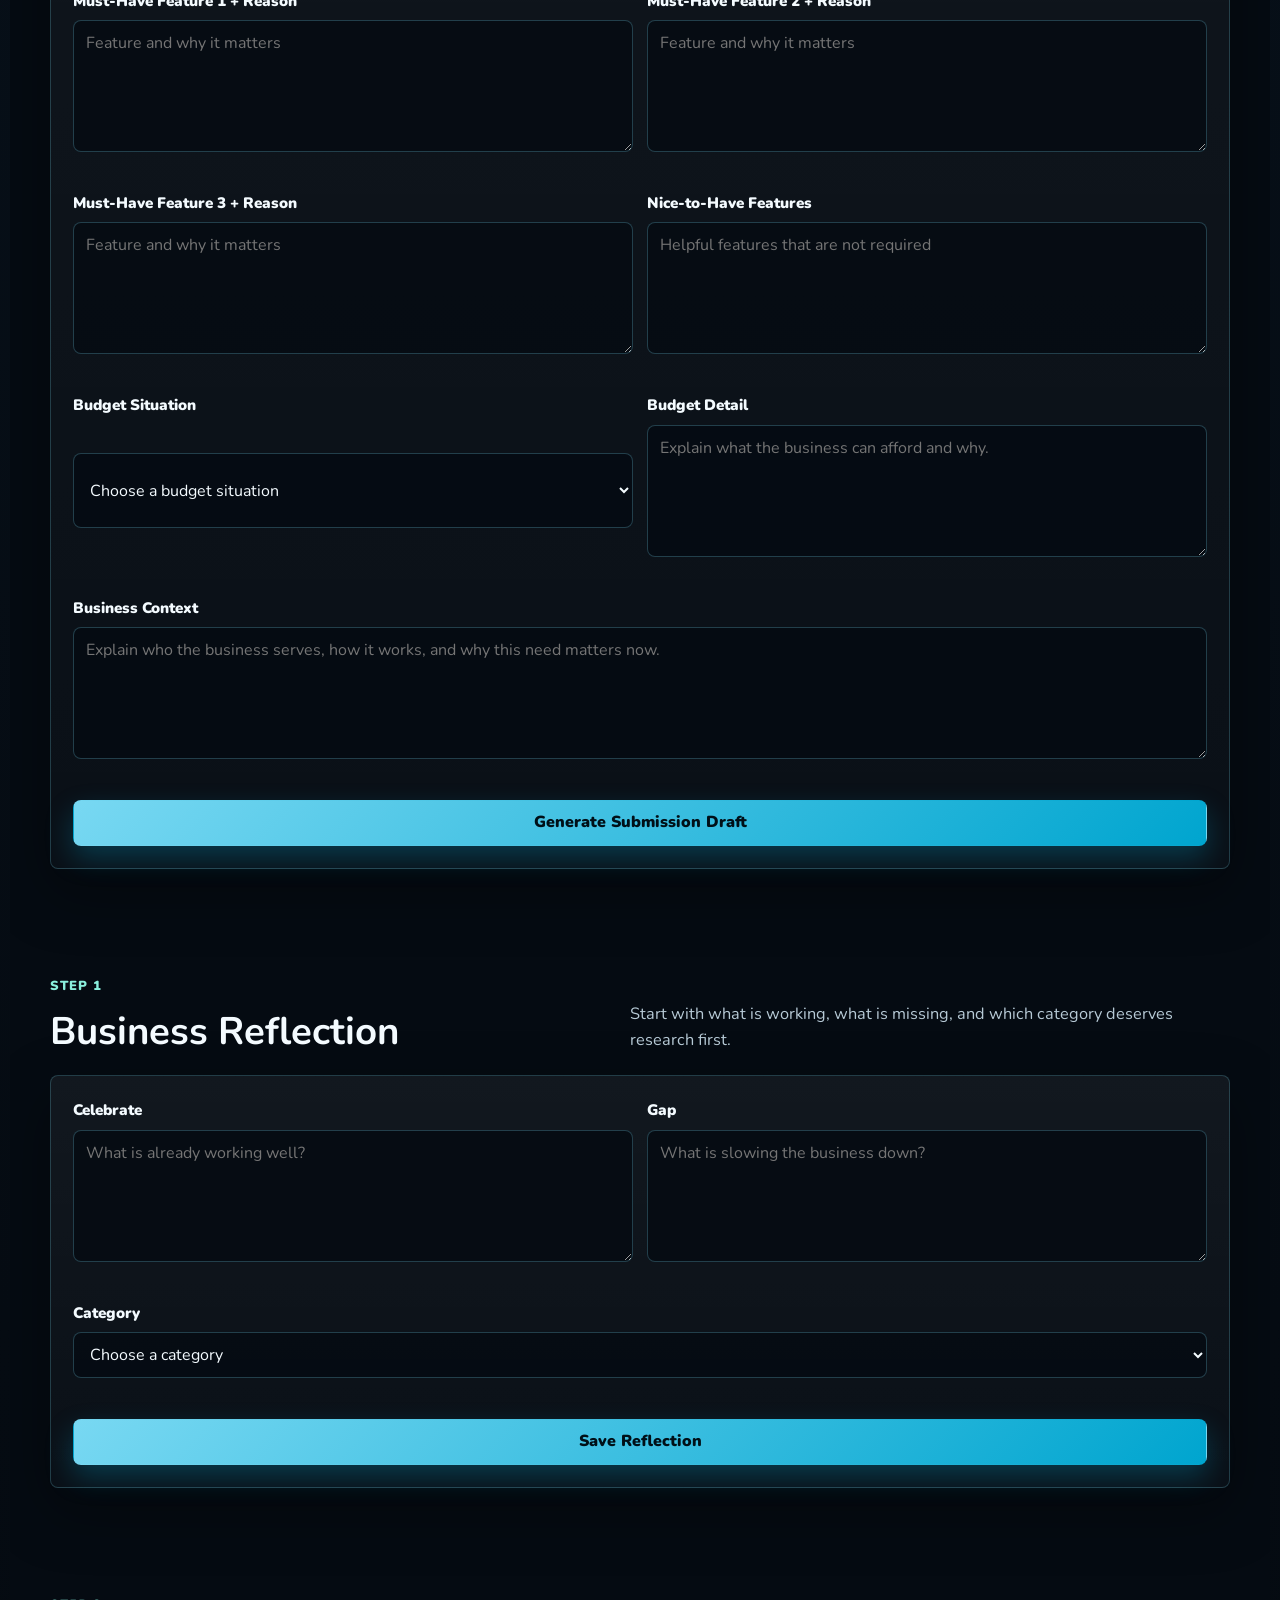
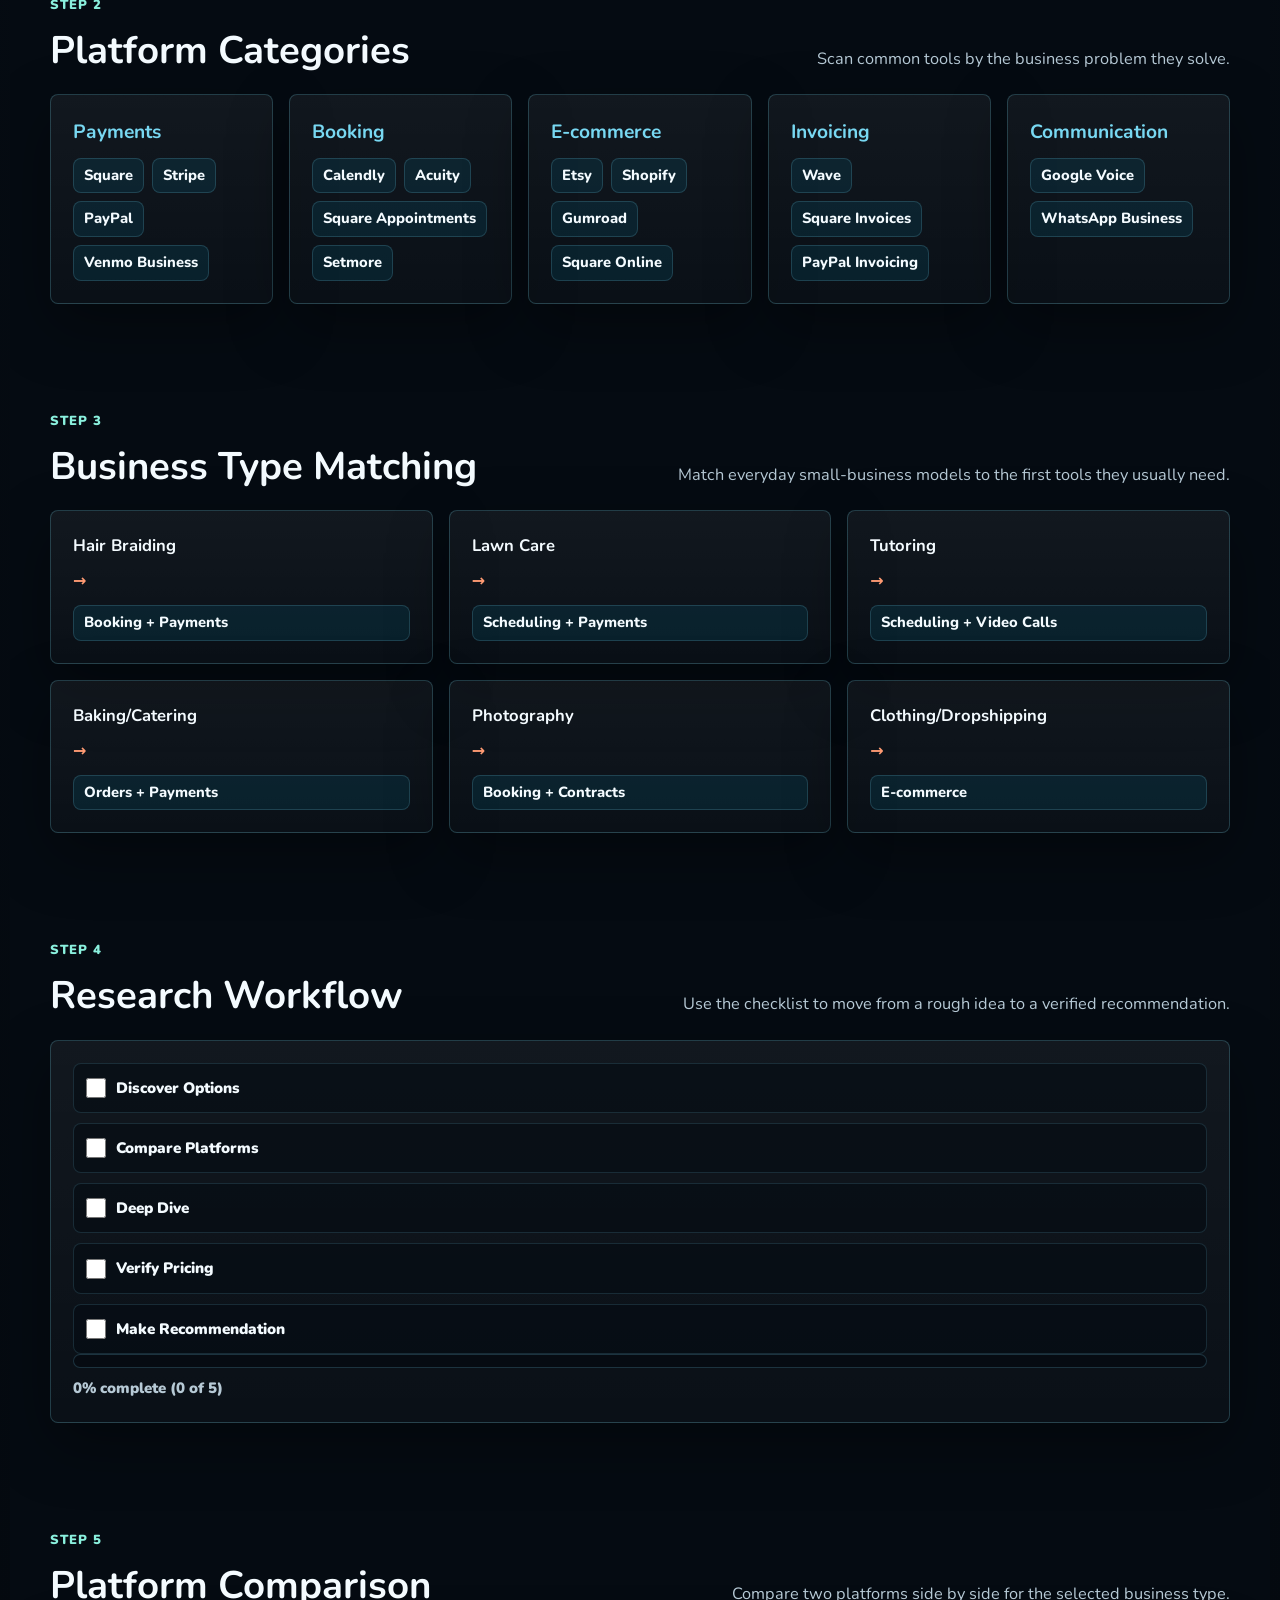
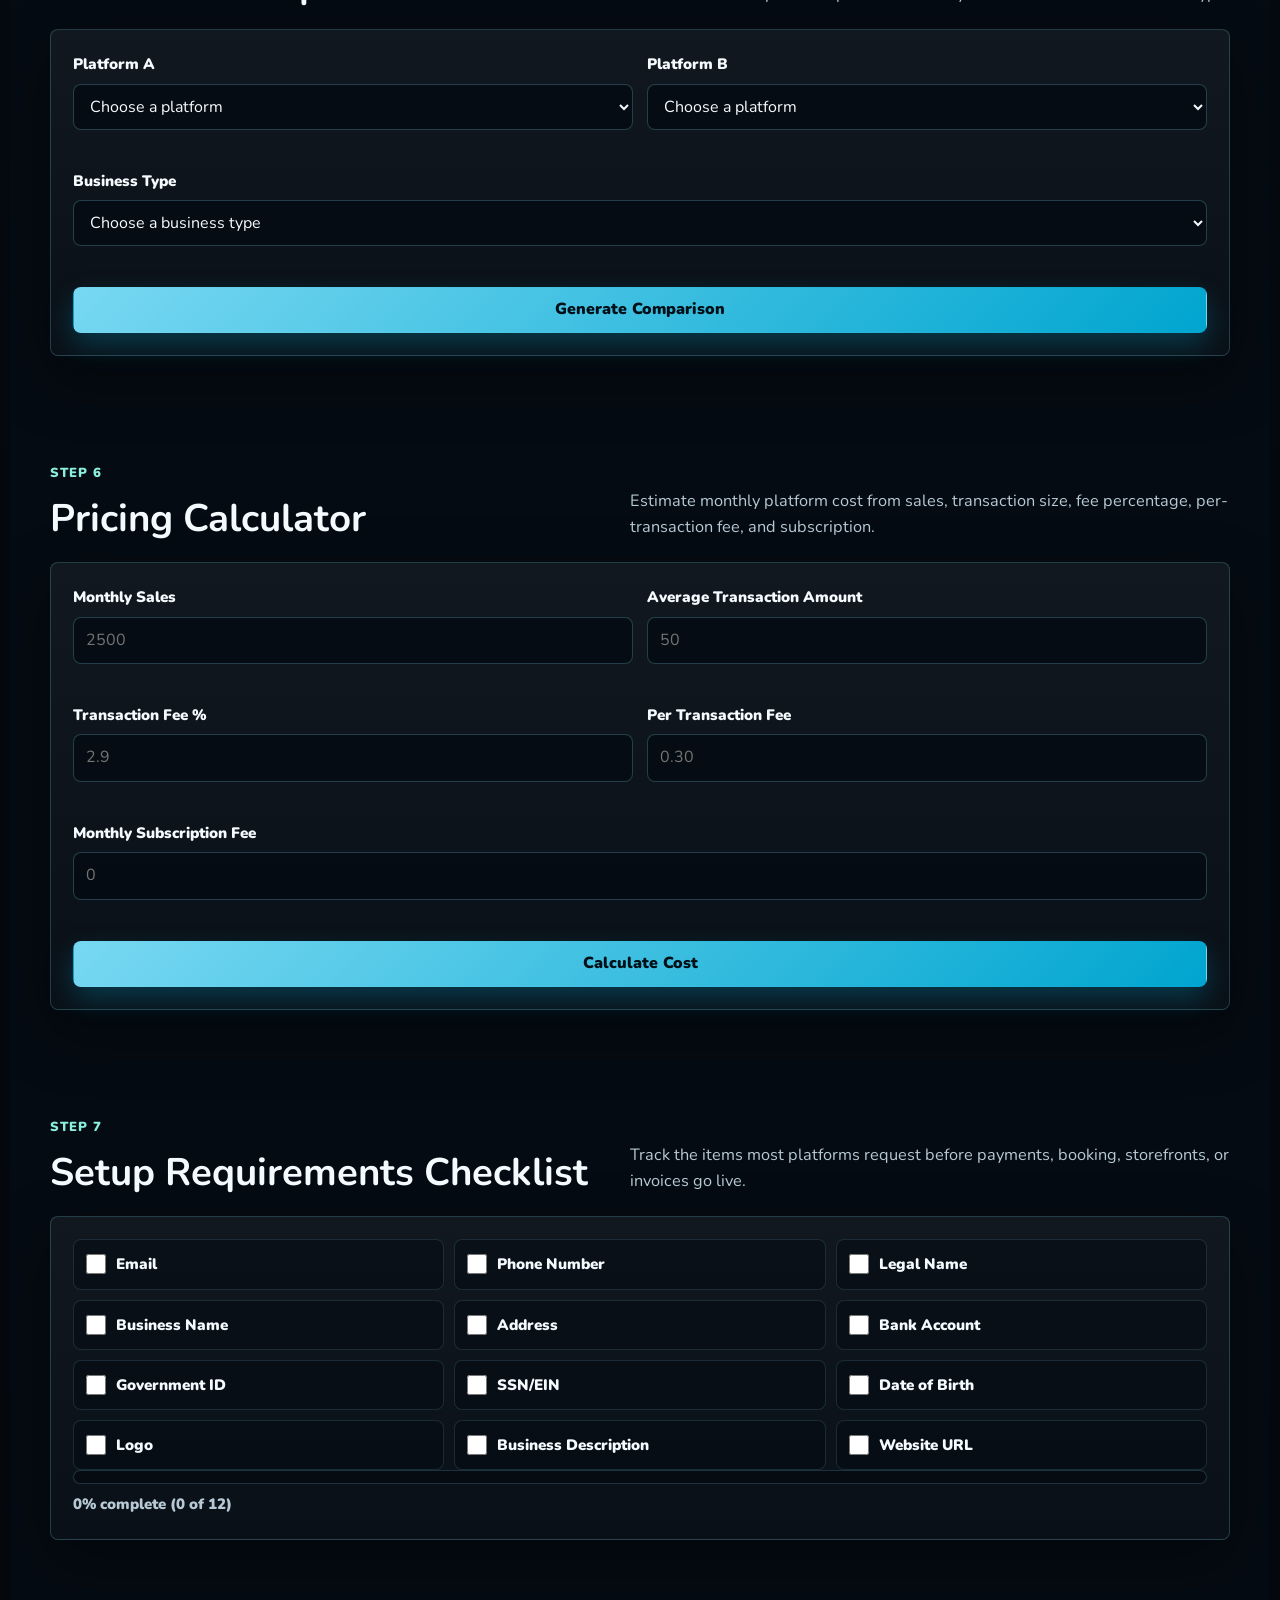
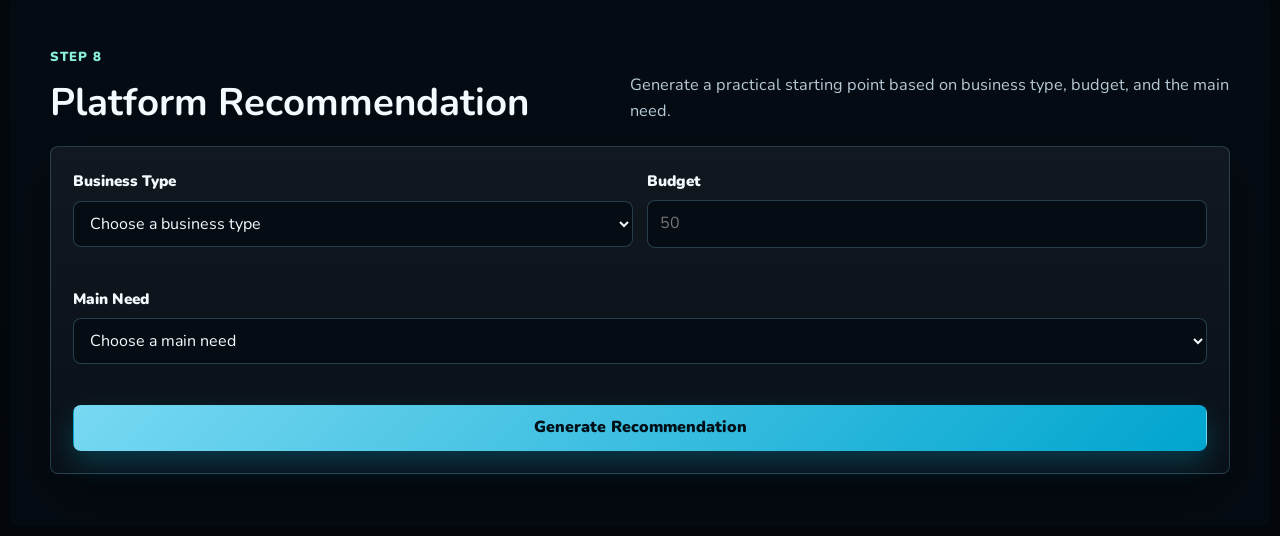
<file: platform-research.html>
<!DOCTYPE html>
<html lang="en">
<head>
  <meta charset="UTF-8">
  <meta name="viewport" content="width=device-width, initial-scale=1.0">
  <title>Platform Research & Recommendation | FixIt & Flow</title>
  <link rel="preconnect" href="https://fonts.googleapis.com">
  <link rel="preconnect" href="https://fonts.gstatic.com" crossorigin>
  <link href="https://fonts.googleapis.com/css2?family=Nunito:wght@400;600;700;800;900&family=Pacifico&display=swap" rel="stylesheet">
  <style>
    :root {
      --black: #050b12;
      --black-soft: #0a1420;
      --panel: #0f2030;
      --panel-light: #142a3e;
      --blue: #00A5CF;
      --blue-deep: #006f9e;
      --sky: #78d8f2;
      --mint: #8af0dd;
      --coral: #ff9b73;
      --gold: #ffd166;
      --text: #f4fbff;
      --muted: #b6c9d5;
      --line: rgba(120, 216, 242, 0.22);
      --danger: #ff7b7b;
      --success: #91f5c1;
      --shadow: 0 22px 60px rgba(0, 0, 0, 0.34);
      --radius: 8px;
    }

    * {
      box-sizing: border-box;
      margin: 0;
      padding: 0;
    }

    html {
      scroll-behavior: smooth;
    }

    body {
      min-height: 100vh;
      color: var(--text);
      font-family: "Nunito", system-ui, sans-serif;
      background:
        radial-gradient(circle at 8% 0%, rgba(0, 165, 207, 0.28), transparent 30rem),
        radial-gradient(circle at 90% 8%, rgba(255, 209, 102, 0.11), transparent 28rem),
        linear-gradient(180deg, #08131e 0%, var(--black) 42%, #03070c 100%);
      line-height: 1.6;
      padding: 10px;
    }

    body::before {
      content: "";
      position: fixed;
      inset: 0;
      z-index: 50;
      pointer-events: none;
      border: 10px solid transparent;
      border-image: linear-gradient(270deg, #ff4f9a, #ffb347, #fff56a, #54f4a8, #00A5CF, #7a6cff, #ff4f9a) 1;
    }

    a {
      color: inherit;
      text-decoration: none;
    }

    button,
    input,
    select,
    textarea {
      font: inherit;
    }

    .page {
      overflow: hidden;
      border-radius: var(--radius);
      background:
        linear-gradient(180deg, rgba(0, 165, 207, 0.08), rgba(0, 0, 0, 0) 28rem),
        var(--black);
    }

    .container {
      width: min(1180px, calc(100% - 32px));
      margin: 0 auto;
    }

    .site-header {
      position: sticky;
      top: 10px;
      z-index: 20;
      border-bottom: 1px solid var(--line);
      background: rgba(5, 11, 18, 0.9);
      backdrop-filter: blur(18px);
    }

    .nav {
      display: flex;
      align-items: center;
      justify-content: space-between;
      min-height: 78px;
      gap: 24px;
    }

    .header-logo {
      display: inline-flex;
      align-items: center;
      flex: 0 0 auto;
    }

    .header-logo img {
      display: block;
      width: clamp(118px, 18vw, 168px);
      height: auto;
      border-radius: 50%;
      object-fit: cover;
      filter: drop-shadow(0 0 18px rgba(0, 165, 207, 0.35));
    }

    .nav-links {
      display: flex;
      align-items: center;
      gap: 20px;
      color: var(--muted);
      font-weight: 800;
    }

    .nav-links a {
      transition: color 180ms ease;
    }

    .nav-links a:hover,
    .nav-links a.active {
      color: var(--sky);
    }

    .button {
      display: inline-flex;
      align-items: center;
      justify-content: center;
      min-height: 46px;
      padding: 0 20px;
      border: 1px solid transparent;
      border-radius: var(--radius);
      color: #001018;
      background: linear-gradient(135deg, var(--sky), var(--blue));
      box-shadow: 0 12px 28px rgba(0, 165, 207, 0.28);
      font-weight: 900;
      cursor: pointer;
      transition: transform 180ms ease, box-shadow 180ms ease, background 180ms ease;
    }

    .button:hover {
      transform: translateY(-2px);
      box-shadow: 0 16px 34px rgba(0, 165, 207, 0.38);
    }

    .button-secondary {
      color: var(--text);
      border-color: var(--line);
      background: rgba(255, 255, 255, 0.04);
      box-shadow: none;
    }

    .hero {
      padding: 72px 0 34px;
    }

    .hero-grid {
      display: grid;
      grid-template-columns: minmax(0, 1.05fr) minmax(320px, 0.95fr);
      gap: 34px;
      align-items: stretch;
    }

    .eyebrow {
      display: inline-flex;
      margin-bottom: 14px;
      color: var(--mint);
      font-size: 0.82rem;
      font-weight: 900;
      letter-spacing: 0.08em;
      text-transform: uppercase;
    }

    h1 {
      max-width: 680px;
      font-size: clamp(2.45rem, 5vw, 4.8rem);
      line-height: 1;
    }

    .hero p {
      max-width: 660px;
      margin-top: 18px;
      color: var(--muted);
      font-size: 1.14rem;
    }

    .hero-actions {
      display: flex;
      flex-wrap: wrap;
      gap: 12px;
      margin-top: 28px;
    }

    .hero-panel,
    .card,
    .tool-card {
      border: 1px solid var(--line);
      border-radius: var(--radius);
      background: linear-gradient(180deg, rgba(255, 255, 255, 0.055), rgba(255, 255, 255, 0.025));
      box-shadow: var(--shadow);
    }

    .hero-panel {
      display: grid;
      align-content: center;
      gap: 16px;
      padding: 24px;
    }

    .metric-grid {
      display: grid;
      grid-template-columns: repeat(2, minmax(0, 1fr));
      gap: 14px;
    }

    .metric {
      min-height: 118px;
      padding: 18px;
      border: 1px solid rgba(120, 216, 242, 0.16);
      border-radius: var(--radius);
      background: rgba(5, 11, 18, 0.62);
    }

    .metric strong {
      display: block;
      color: var(--sky);
      font-size: 1.9rem;
      line-height: 1;
    }

    .metric span {
      display: block;
      margin-top: 8px;
      color: var(--muted);
      font-weight: 800;
    }

    .section {
      padding: 52px 0;
    }

    .section-heading {
      display: flex;
      align-items: end;
      justify-content: space-between;
      gap: 24px;
      margin-bottom: 22px;
    }

    .section-heading h2 {
      font-size: clamp(1.75rem, 3vw, 2.7rem);
      line-height: 1.1;
    }

    .section-heading p {
      max-width: 600px;
      color: var(--muted);
      font-size: 1.02rem;
    }

    .dashboard-nav {
      display: flex;
      flex-wrap: wrap;
      gap: 10px;
      margin-top: 28px;
    }

    .dashboard-nav a {
      padding: 9px 12px;
      border: 1px solid var(--line);
      border-radius: var(--radius);
      color: var(--muted);
      background: rgba(255, 255, 255, 0.04);
      font-weight: 900;
      transition: border-color 180ms ease, color 180ms ease, transform 180ms ease;
    }

    .dashboard-nav a:hover {
      border-color: rgba(120, 216, 242, 0.5);
      color: var(--sky);
      transform: translateY(-2px);
    }

    .grid {
      display: grid;
      gap: 16px;
    }

    .grid.two {
      grid-template-columns: repeat(2, minmax(0, 1fr));
    }

    .grid.three {
      grid-template-columns: repeat(3, minmax(0, 1fr));
    }

    .grid.five {
      grid-template-columns: repeat(5, minmax(0, 1fr));
    }

    .card,
    .tool-card {
      padding: 22px;
      transition: transform 180ms ease, border-color 180ms ease, background 180ms ease;
    }

    .card:hover,
    .tool-card:hover {
      border-color: rgba(120, 216, 242, 0.45);
      background: linear-gradient(180deg, rgba(255, 255, 255, 0.075), rgba(255, 255, 255, 0.03));
      transform: translateY(-3px);
    }

    .card h3,
    .tool-card h3 {
      margin-bottom: 10px;
      color: var(--sky);
      font-size: 1.2rem;
    }

    .tag-list {
      display: flex;
      flex-wrap: wrap;
      gap: 8px;
    }

    .tag,
    .match-tag {
      display: inline-flex;
      align-items: center;
      min-height: 32px;
      padding: 5px 10px;
      border: 1px solid rgba(120, 216, 242, 0.18);
      border-radius: var(--radius);
      color: var(--text);
      background: rgba(0, 165, 207, 0.11);
      font-size: 0.92rem;
      font-weight: 800;
    }

    .match-card {
      display: grid;
      gap: 10px;
    }

    .match-card strong {
      color: var(--text);
      font-size: 1.04rem;
    }

    .match-arrow {
      color: var(--coral);
      font-weight: 900;
    }

    form {
      display: grid;
      gap: 16px;
    }

    .form-grid {
      display: grid;
      grid-template-columns: repeat(2, minmax(0, 1fr));
      gap: 14px;
    }

    .field {
      display: grid;
      gap: 7px;
    }

    .field.full {
      grid-column: 1 / -1;
    }

    label,
    legend {
      color: var(--text);
      font-size: 0.95rem;
      font-weight: 900;
    }

    input,
    select,
    textarea {
      width: 100%;
      min-height: 46px;
      border: 1px solid rgba(120, 216, 242, 0.25);
      border-radius: var(--radius);
      color: var(--text);
      background: rgba(5, 11, 18, 0.84);
      padding: 10px 12px;
      outline: none;
      transition: border-color 180ms ease, box-shadow 180ms ease;
    }

    textarea {
      min-height: 132px;
      resize: vertical;
    }

    select option {
      color: #07111c;
      background: #f5fbff;
    }

    input:focus,
    select:focus,
    textarea:focus {
      border-color: var(--sky);
      box-shadow: 0 0 0 4px rgba(120, 216, 242, 0.12);
    }

    .error {
      min-height: 18px;
      color: var(--danger);
      font-size: 0.86rem;
      font-weight: 800;
    }

    .success {
      padding: 12px 14px;
      border: 1px solid rgba(145, 245, 193, 0.35);
      border-radius: var(--radius);
      color: var(--success);
      background: rgba(145, 245, 193, 0.08);
      font-weight: 900;
    }

    .success[hidden],
    .result[hidden],
    .error[hidden] {
      display: none;
    }

    .workflow-list,
    .setup-grid {
      display: grid;
      gap: 10px;
    }

    .workflow-item,
    .setup-item {
      display: flex;
      align-items: center;
      gap: 10px;
      padding: 12px;
      border: 1px solid rgba(120, 216, 242, 0.15);
      border-radius: var(--radius);
      background: rgba(5, 11, 18, 0.56);
      font-weight: 900;
    }

    .workflow-item input,
    .setup-item input {
      width: 20px;
      min-height: 20px;
      accent-color: var(--blue);
    }

    .progress-shell {
      overflow: hidden;
      height: 14px;
      border: 1px solid rgba(120, 216, 242, 0.2);
      border-radius: 999px;
      background: rgba(5, 11, 18, 0.8);
    }

    .progress-bar {
      width: 0%;
      height: 100%;
      border-radius: 999px;
      background: linear-gradient(90deg, var(--coral), var(--gold), var(--mint), var(--sky));
      transition: width 220ms ease;
    }

    .progress-label {
      margin-top: 8px;
      color: var(--muted);
      font-size: 0.94rem;
      font-weight: 900;
    }

    .result {
      margin-top: 16px;
      padding: 16px;
      border: 1px solid rgba(120, 216, 242, 0.2);
      border-radius: var(--radius);
      background: rgba(5, 11, 18, 0.58);
    }

    .comparison-table {
      width: 100%;
      border-collapse: collapse;
      overflow: hidden;
      border-radius: var(--radius);
    }

    .comparison-table th,
    .comparison-table td {
      padding: 12px;
      border-bottom: 1px solid rgba(120, 216, 242, 0.16);
      text-align: left;
      vertical-align: top;
    }

    .comparison-table th {
      color: var(--sky);
      background: rgba(0, 165, 207, 0.12);
      font-size: 0.92rem;
    }

    .calc-grid {
      display: grid;
      grid-template-columns: repeat(2, minmax(0, 1fr));
      gap: 12px;
    }

    .calc-line {
      padding: 12px;
      border: 1px solid rgba(120, 216, 242, 0.14);
      border-radius: var(--radius);
      background: rgba(255, 255, 255, 0.04);
    }

    .calc-line strong {
      display: block;
      color: var(--sky);
      font-size: 1.25rem;
    }

    .calc-total {
      grid-column: 1 / -1;
      border-color: rgba(145, 245, 193, 0.32);
      color: var(--success);
    }

    .recommendation-output {
      display: grid;
      grid-template-columns: repeat(2, minmax(0, 1fr));
      gap: 12px;
    }

    .recommendation-output .calc-line:first-child {
      grid-column: 1 / -1;
    }

    .note {
      color: var(--muted);
      font-size: 0.92rem;
      font-weight: 800;
    }

    .submission-draft {
      margin-top: 14px;
      padding: 16px;
      border: 1px solid rgba(145, 245, 193, 0.28);
      border-radius: var(--radius);
      color: var(--text);
      background: rgba(5, 11, 18, 0.72);
      white-space: pre-wrap;
    }

    @media (max-width: 940px) {
      .nav {
        align-items: flex-start;
        flex-direction: column;
        padding: 14px 0;
      }

      .nav-links {
        flex-wrap: wrap;
        gap: 12px;
      }

      .hero-grid,
      .grid.two,
      .grid.three,
      .grid.five,
      .form-grid,
      .recommendation-output {
        grid-template-columns: 1fr;
      }

      .section-heading {
        align-items: flex-start;
        flex-direction: column;
      }

      .metric-grid,
      .calc-grid {
        grid-template-columns: 1fr;
      }
    }

    @media (max-width: 620px) {
      body {
        padding: 0;
      }

      body::before {
        border-width: 6px;
      }

      .page {
        border-radius: 0;
      }

      .container {
        width: min(100% - 24px, 1180px);
      }

      .hero {
        padding-top: 42px;
      }

      .hero-actions .button,
      .nav .button {
        width: 100%;
      }

      .card,
      .tool-card,
      .hero-panel {
        padding: 18px;
      }

      .comparison-table {
        display: block;
        overflow-x: auto;
        white-space: normal;
      }
    }
  </style>
</head>
<body>
  <div class="page">
    <header class="site-header">
      <nav class="container nav" aria-label="Main navigation">
        <a class="header-logo" href="index.html" aria-label="FixIt & Flow home">
          <img src="fixit-flow-logo.jpeg" alt="Fix-it & Flow logo">
        </a>
        <div class="nav-links">
          <a href="index.html">Home</a>
          <a href="services.html">Services</a>
          <a href="services.html#pricing">Pricing</a>
          <a href="platform-research.html" class="active">Platforms</a>
          <a href="about.html">About</a>
          <a href="contact.html">Contact</a>
        </div>
        <a class="button" href="contact.html#quote-request">Get a Free Quote</a>
      </nav>
    </header>

    <main>
      <section class="hero" id="top">
        <div class="container hero-grid">
          <div>
            <span class="eyebrow">Research dashboard</span>
            <h1>Platform Research & Recommendation</h1>
            <p>Compare tools, estimate costs, track setup readiness, and turn business needs into a clear platform recommendation.</p>
            <div class="hero-actions">
              <a class="button" href="#comparison">Compare Platforms</a>
              <a class="button button-secondary" href="#recommendation">Get Recommendation</a>
            </div>
            <div class="dashboard-nav" aria-label="Dashboard sections">
              <a href="#reflection">Reflection</a>
              <a href="#categories">Categories</a>
              <a href="#matching">Matching</a>
              <a href="#workflow">Workflow</a>
              <a href="#comparison">Comparison</a>
              <a href="#calculator">Calculator</a>
              <a href="#setup">Setup</a>
              <a href="#needs-doc">Needs Doc</a>
              <a href="#recommendation">Recommendation</a>
            </div>
          </div>
          <aside class="hero-panel" aria-label="Dashboard highlights">
            <div class="metric-grid">
              <div class="metric">
                <strong>5</strong>
                <span>platform categories</span>
              </div>
              <div class="metric">
                <strong>18</strong>
                <span>tools to review</span>
              </div>
              <div class="metric">
                <strong>12</strong>
                <span>setup requirements</span>
              </div>
              <div class="metric">
                <strong>1</strong>
                <span>clear recommendation</span>
              </div>
            </div>
            <p class="note">Pricing and fees change. Use this dashboard to estimate, then verify final details on each platform's official site.</p>
          </aside>
        </div>
      </section>

      <section class="section" id="needs-doc">
        <div class="container">
          <div class="section-heading">
            <div>
              <span class="eyebrow">Assignment ready</span>
              <h2>Business Needs Documentation</h2>
            </div>
            <p>Document one primary platform need, the specific problem, required features, budget, and business context for submission.</p>
          </div>
          <div class="tool-card">
            <form class="dashboard-form" id="needs-doc-form" novalidate>
              <div class="form-grid">
                <div class="field">
                  <label for="doc-business-name">Business Name</label>
                  <input id="doc-business-name" name="Business Name" required placeholder="FixIt & Flow">
                  <p class="error" id="doc-business-name-error" aria-live="polite"></p>
                </div>
                <div class="field">
                  <label for="doc-business-type">Business Type</label>
                  <input id="doc-business-type" name="Business Type" required placeholder="Local service business">
                  <p class="error" id="doc-business-type-error" aria-live="polite"></p>
                </div>
                <div class="field full">
                  <label for="doc-primary-need">One Primary Platform Need</label>
                  <select id="doc-primary-need" name="One Primary Platform Need" required>
                    <option value="">Choose one primary need</option>
                    <option>Payments</option>
                    <option>Booking</option>
                    <option>E-commerce</option>
                    <option>Invoicing</option>
                    <option>Communication</option>
                  </select>
                  <p class="error" id="doc-primary-need-error" aria-live="polite"></p>
                </div>
                <div class="field full">
                  <label for="doc-problem">Specific Problem</label>
                  <textarea id="doc-problem" name="Specific Problem" required placeholder="What can the business not do right now?"></textarea>
                  <p class="error" id="doc-problem-error" aria-live="polite"></p>
                </div>
                <div class="field full">
                  <label for="doc-platform-job">What the Platform Must Do</label>
                  <textarea id="doc-platform-job" name="What the Platform Must Do" required placeholder="Explain the job this platform needs to handle."></textarea>
                  <p class="error" id="doc-platform-job-error" aria-live="polite"></p>
                </div>
                <div class="field">
                  <label for="doc-feature-1">Must-Have Feature 1 + Reason</label>
                  <textarea id="doc-feature-1" name="Must-Have Feature 1" required placeholder="Feature and why it matters"></textarea>
                  <p class="error" id="doc-feature-1-error" aria-live="polite"></p>
                </div>
                <div class="field">
                  <label for="doc-feature-2">Must-Have Feature 2 + Reason</label>
                  <textarea id="doc-feature-2" name="Must-Have Feature 2" required placeholder="Feature and why it matters"></textarea>
                  <p class="error" id="doc-feature-2-error" aria-live="polite"></p>
                </div>
                <div class="field">
                  <label for="doc-feature-3">Must-Have Feature 3 + Reason</label>
                  <textarea id="doc-feature-3" name="Must-Have Feature 3" required placeholder="Feature and why it matters"></textarea>
                  <p class="error" id="doc-feature-3-error" aria-live="polite"></p>
                </div>
                <div class="field">
                  <label for="doc-nice-features">Nice-to-Have Features</label>
                  <textarea id="doc-nice-features" name="Nice-to-Have Features" required placeholder="Helpful features that are not required"></textarea>
                  <p class="error" id="doc-nice-features-error" aria-live="polite"></p>
                </div>
                <div class="field">
                  <label for="doc-budget">Budget Situation</label>
                  <select id="doc-budget" name="Budget Situation" required>
                    <option value="">Choose a budget situation</option>
                    <option>Free tier needed</option>
                    <option>Small monthly cost acceptable</option>
                    <option>Flexible budget</option>
                  </select>
                  <p class="error" id="doc-budget-error" aria-live="polite"></p>
                </div>
                <div class="field">
                  <label for="doc-budget-detail">Budget Detail</label>
                  <textarea id="doc-budget-detail" name="Budget Detail" required placeholder="Explain what the business can afford and why."></textarea>
                  <p class="error" id="doc-budget-detail-error" aria-live="polite"></p>
                </div>
                <div class="field full">
                  <label for="doc-context">Business Context</label>
                  <textarea id="doc-context" name="Business Context" required placeholder="Explain who the business serves, how it works, and why this need matters now."></textarea>
                  <p class="error" id="doc-context-error" aria-live="polite"></p>
                </div>
              </div>
              <button class="button" type="submit">Generate Submission Draft</button>
              <p class="success" hidden></p>
            </form>
            <div class="result" id="needs-doc-result" hidden></div>
          </div>
        </div>
      </section>

      <section class="section" id="reflection">
        <div class="container">
          <div class="section-heading">
            <div>
              <span class="eyebrow">Step 1</span>
              <h2>Business Reflection</h2>
            </div>
            <p>Start with what is working, what is missing, and which category deserves research first.</p>
          </div>
          <div class="tool-card">
            <form class="dashboard-form" id="reflection-form" novalidate>
              <div class="form-grid">
                <div class="field">
                  <label for="celebrate">Celebrate</label>
                  <textarea id="celebrate" name="Celebrate" required placeholder="What is already working well?"></textarea>
                  <p class="error" id="celebrate-error" aria-live="polite"></p>
                </div>
                <div class="field">
                  <label for="gap">Gap</label>
                  <textarea id="gap" name="Gap" required placeholder="What is slowing the business down?"></textarea>
                  <p class="error" id="gap-error" aria-live="polite"></p>
                </div>
                <div class="field full">
                  <label for="category">Category</label>
                  <select id="category" name="Category" required>
                    <option value="">Choose a category</option>
                    <option>Payments</option>
                    <option>Booking</option>
                    <option>E-commerce</option>
                    <option>Invoicing</option>
                    <option>Communication</option>
                  </select>
                  <p class="error" id="category-error" aria-live="polite"></p>
                </div>
              </div>
              <button class="button" type="submit">Save Reflection</button>
              <p class="success" hidden></p>
            </form>
          </div>
        </div>
      </section>

      <section class="section" id="categories">
        <div class="container">
          <div class="section-heading">
            <div>
              <span class="eyebrow">Step 2</span>
              <h2>Platform Categories</h2>
            </div>
            <p>Scan common tools by the business problem they solve.</p>
          </div>
          <div class="grid five">
            <article class="card">
              <h3>Payments</h3>
              <div class="tag-list">
                <span class="tag">Square</span>
                <span class="tag">Stripe</span>
                <span class="tag">PayPal</span>
                <span class="tag">Venmo Business</span>
              </div>
            </article>
            <article class="card">
              <h3>Booking</h3>
              <div class="tag-list">
                <span class="tag">Calendly</span>
                <span class="tag">Acuity</span>
                <span class="tag">Square Appointments</span>
                <span class="tag">Setmore</span>
              </div>
            </article>
            <article class="card">
              <h3>E-commerce</h3>
              <div class="tag-list">
                <span class="tag">Etsy</span>
                <span class="tag">Shopify</span>
                <span class="tag">Gumroad</span>
                <span class="tag">Square Online</span>
              </div>
            </article>
            <article class="card">
              <h3>Invoicing</h3>
              <div class="tag-list">
                <span class="tag">Wave</span>
                <span class="tag">Square Invoices</span>
                <span class="tag">PayPal Invoicing</span>
              </div>
            </article>
            <article class="card">
              <h3>Communication</h3>
              <div class="tag-list">
                <span class="tag">Google Voice</span>
                <span class="tag">WhatsApp Business</span>
              </div>
            </article>
          </div>
        </div>
      </section>

      <section class="section" id="matching">
        <div class="container">
          <div class="section-heading">
            <div>
              <span class="eyebrow">Step 3</span>
              <h2>Business Type Matching</h2>
            </div>
            <p>Match everyday small-business models to the first tools they usually need.</p>
          </div>
          <div class="grid three">
            <article class="card match-card"><strong>Hair Braiding</strong><span class="match-arrow">&rarr;</span><span class="match-tag">Booking + Payments</span></article>
            <article class="card match-card"><strong>Lawn Care</strong><span class="match-arrow">&rarr;</span><span class="match-tag">Scheduling + Payments</span></article>
            <article class="card match-card"><strong>Tutoring</strong><span class="match-arrow">&rarr;</span><span class="match-tag">Scheduling + Video Calls</span></article>
            <article class="card match-card"><strong>Baking/Catering</strong><span class="match-arrow">&rarr;</span><span class="match-tag">Orders + Payments</span></article>
            <article class="card match-card"><strong>Photography</strong><span class="match-arrow">&rarr;</span><span class="match-tag">Booking + Contracts</span></article>
            <article class="card match-card"><strong>Clothing/Dropshipping</strong><span class="match-arrow">&rarr;</span><span class="match-tag">E-commerce</span></article>
          </div>
        </div>
      </section>

      <section class="section" id="workflow">
        <div class="container">
          <div class="section-heading">
            <div>
              <span class="eyebrow">Step 4</span>
              <h2>Research Workflow</h2>
            </div>
            <p>Use the checklist to move from a rough idea to a verified recommendation.</p>
          </div>
          <div class="tool-card">
            <div class="workflow-list" data-progress-group="workflow">
              <label class="workflow-item"><input type="checkbox"> Discover Options</label>
              <label class="workflow-item"><input type="checkbox"> Compare Platforms</label>
              <label class="workflow-item"><input type="checkbox"> Deep Dive</label>
              <label class="workflow-item"><input type="checkbox"> Verify Pricing</label>
              <label class="workflow-item"><input type="checkbox"> Make Recommendation</label>
            </div>
            <div class="progress-shell" aria-hidden="true"><div class="progress-bar" id="workflow-progress"></div></div>
            <p class="progress-label" id="workflow-progress-label">0% complete</p>
          </div>
        </div>
      </section>

      <section class="section" id="comparison">
        <div class="container">
          <div class="section-heading">
            <div>
              <span class="eyebrow">Step 5</span>
              <h2>Platform Comparison</h2>
            </div>
            <p>Compare two platforms side by side for the selected business type.</p>
          </div>
          <div class="tool-card">
            <form class="dashboard-form" id="comparison-form" novalidate>
              <div class="form-grid">
                <div class="field">
                  <label for="platform-a">Platform A</label>
                  <select id="platform-a" name="Platform A" required></select>
                  <p class="error" id="platform-a-error" aria-live="polite"></p>
                </div>
                <div class="field">
                  <label for="platform-b">Platform B</label>
                  <select id="platform-b" name="Platform B" required></select>
                  <p class="error" id="platform-b-error" aria-live="polite"></p>
                </div>
                <div class="field full">
                  <label for="comparison-business">Business Type</label>
                  <select id="comparison-business" name="Business Type" required>
                    <option value="">Choose a business type</option>
                    <option>Hair Braiding</option>
                    <option>Lawn Care</option>
                    <option>Tutoring</option>
                    <option>Baking/Catering</option>
                    <option>Photography</option>
                    <option>Clothing/Dropshipping</option>
                  </select>
                  <p class="error" id="comparison-business-error" aria-live="polite"></p>
                </div>
              </div>
              <button class="button" type="submit">Generate Comparison</button>
              <p class="success" hidden></p>
            </form>
            <div class="result" id="comparison-result" hidden></div>
          </div>
        </div>
      </section>

      <section class="section" id="calculator">
        <div class="container">
          <div class="section-heading">
            <div>
              <span class="eyebrow">Step 6</span>
              <h2>Pricing Calculator</h2>
            </div>
            <p>Estimate monthly platform cost from sales, transaction size, fee percentage, per-transaction fee, and subscription.</p>
          </div>
          <div class="tool-card">
            <form class="dashboard-form" id="calculator-form" novalidate>
              <div class="form-grid">
                <div class="field">
                  <label for="monthly-sales">Monthly Sales</label>
                  <input id="monthly-sales" name="Monthly Sales" type="number" min="0.01" step="0.01" required placeholder="2500">
                  <p class="error" id="monthly-sales-error" aria-live="polite"></p>
                </div>
                <div class="field">
                  <label for="average-transaction">Average Transaction Amount</label>
                  <input id="average-transaction" name="Average Transaction Amount" type="number" min="0.01" step="0.01" required placeholder="50">
                  <p class="error" id="average-transaction-error" aria-live="polite"></p>
                </div>
                <div class="field">
                  <label for="fee-percent">Transaction Fee %</label>
                  <input id="fee-percent" name="Transaction Fee %" type="number" min="0" step="0.01" required placeholder="2.9">
                  <p class="error" id="fee-percent-error" aria-live="polite"></p>
                </div>
                <div class="field">
                  <label for="per-transaction-fee">Per Transaction Fee</label>
                  <input id="per-transaction-fee" name="Per Transaction Fee" type="number" min="0" step="0.01" required placeholder="0.30">
                  <p class="error" id="per-transaction-fee-error" aria-live="polite"></p>
                </div>
                <div class="field full">
                  <label for="subscription-fee">Monthly Subscription Fee</label>
                  <input id="subscription-fee" name="Monthly Subscription Fee" type="number" min="0" step="0.01" required placeholder="0">
                  <p class="error" id="subscription-fee-error" aria-live="polite"></p>
                </div>
              </div>
              <button class="button" type="submit">Calculate Cost</button>
              <p class="success" hidden></p>
            </form>
            <div class="result" id="calculator-result" hidden></div>
          </div>
        </div>
      </section>

      <section class="section" id="setup">
        <div class="container">
          <div class="section-heading">
            <div>
              <span class="eyebrow">Step 7</span>
              <h2>Setup Requirements Checklist</h2>
            </div>
            <p>Track the items most platforms request before payments, booking, storefronts, or invoices go live.</p>
          </div>
          <div class="tool-card">
            <div class="setup-grid grid three" data-progress-group="setup">
              <label class="setup-item"><input type="checkbox"> Email</label>
              <label class="setup-item"><input type="checkbox"> Phone Number</label>
              <label class="setup-item"><input type="checkbox"> Legal Name</label>
              <label class="setup-item"><input type="checkbox"> Business Name</label>
              <label class="setup-item"><input type="checkbox"> Address</label>
              <label class="setup-item"><input type="checkbox"> Bank Account</label>
              <label class="setup-item"><input type="checkbox"> Government ID</label>
              <label class="setup-item"><input type="checkbox"> SSN/EIN</label>
              <label class="setup-item"><input type="checkbox"> Date of Birth</label>
              <label class="setup-item"><input type="checkbox"> Logo</label>
              <label class="setup-item"><input type="checkbox"> Business Description</label>
              <label class="setup-item"><input type="checkbox"> Website URL</label>
            </div>
            <div class="progress-shell" aria-hidden="true"><div class="progress-bar" id="setup-progress"></div></div>
            <p class="progress-label" id="setup-progress-label">0% complete</p>
          </div>
        </div>
      </section>

      <section class="section" id="recommendation">
        <div class="container">
          <div class="section-heading">
            <div>
              <span class="eyebrow">Step 8</span>
              <h2>Platform Recommendation</h2>
            </div>
            <p>Generate a practical starting point based on business type, budget, and the main need.</p>
          </div>
          <div class="tool-card">
            <form class="dashboard-form" id="recommendation-form" novalidate>
              <div class="form-grid">
                <div class="field">
                  <label for="recommendation-business">Business Type</label>
                  <select id="recommendation-business" name="Business Type" required>
                    <option value="">Choose a business type</option>
                    <option>Hair Braiding</option>
                    <option>Lawn Care</option>
                    <option>Tutoring</option>
                    <option>Baking/Catering</option>
                    <option>Photography</option>
                    <option>Clothing/Dropshipping</option>
                  </select>
                  <p class="error" id="recommendation-business-error" aria-live="polite"></p>
                </div>
                <div class="field">
                  <label for="budget">Budget</label>
                  <input id="budget" name="Budget" type="number" min="0" step="1" required placeholder="50">
                  <p class="error" id="budget-error" aria-live="polite"></p>
                </div>
                <div class="field full">
                  <label for="main-need">Main Need</label>
                  <select id="main-need" name="Main Need" required>
                    <option value="">Choose a main need</option>
                    <option>Payments</option>
                    <option>Booking</option>
                    <option>E-commerce</option>
                    <option>Invoicing</option>
                    <option>Communication</option>
                    <option>Low-cost launch</option>
                    <option>Mobile-friendly setup</option>
                  </select>
                  <p class="error" id="main-need-error" aria-live="polite"></p>
                </div>
              </div>
              <button class="button" type="submit">Generate Recommendation</button>
              <p class="success" hidden></p>
            </form>
            <div class="result" id="recommendation-result" hidden></div>
          </div>
        </div>
      </section>
    </main>
  </div>

  <script>
    (function () {
      const currency = new Intl.NumberFormat("en-US", { style: "currency", currency: "USD" });
      const percent = new Intl.NumberFormat("en-US", { maximumFractionDigits: 1 });

      const platformData = {
        "Square": {
          freeTier: "Free account available for basic payment collection.",
          difficulty: "Easy",
          mobile: "Yes",
          fees: "Card and transfer fees vary. Verify current rates before launch.",
          pros: "Strong in-person payments, simple dashboard, good small-business fit.",
          cons: "Advanced features can require paid add-ons."
        },
        "Stripe": {
          freeTier: "No monthly fee for core payment processing.",
          difficulty: "Medium",
          mobile: "Limited dashboard support",
          fees: "Payment processing fees vary by method and region.",
          pros: "Flexible, developer-friendly, strong online checkout options.",
          cons: "May feel technical for a non-technical owner."
        },
        "PayPal": {
          freeTier: "Free account available for sending invoices and accepting payments.",
          difficulty: "Easy",
          mobile: "Yes",
          fees: "Fees vary by payment type, currency, and account settings.",
          pros: "Familiar to customers, quick setup, useful invoice tools.",
          cons: "Fee structure can be hard to compare."
        },
        "Venmo Business": {
          freeTier: "Business profile can start without a monthly subscription.",
          difficulty: "Easy",
          mobile: "Yes",
          fees: "Business payment fees vary. Verify current Venmo terms.",
          pros: "Casual mobile payments, familiar for local service customers.",
          cons: "Less complete for formal operations and reporting."
        },
        "Calendly": {
          freeTier: "Free scheduling tier available for simple booking.",
          difficulty: "Easy",
          mobile: "Yes",
          fees: "Subscription fees vary by plan; payment fees depend on processor.",
          pros: "Fast scheduling setup, reminders, clean booking links.",
          cons: "Payments and advanced workflows may need upgrades."
        },
        "Acuity": {
          freeTier: "Trial or limited entry options may be available.",
          difficulty: "Medium",
          mobile: "Yes",
          fees: "Subscription and processor fees vary by setup.",
          pros: "Strong appointment rules, forms, and client intake.",
          cons: "More setup than a simple booking link."
        },
        "Square Appointments": {
          freeTier: "Entry plan may support solo scheduling and payments.",
          difficulty: "Easy",
          mobile: "Yes",
          fees: "Payment processing and plan fees vary.",
          pros: "Booking and payments in one place, good for local services.",
          cons: "Paid plans may be needed as team or location needs grow."
        },
        "Setmore": {
          freeTier: "Free scheduling plan available for basic appointment booking.",
          difficulty: "Easy",
          mobile: "Yes",
          fees: "Paid plans and payment processor fees vary.",
          pros: "Simple appointment setup, useful reminders, approachable interface.",
          cons: "Advanced payment and integration needs may require upgrades."
        },
        "Etsy": {
          freeTier: "No monthly storefront subscription required for basic selling.",
          difficulty: "Easy",
          mobile: "Yes",
          fees: "Listing, transaction, and payment fees vary by sale.",
          pros: "Built-in buyer marketplace for handmade or niche products.",
          cons: "Marketplace fees and competition can reduce margins."
        },
        "Shopify": {
          freeTier: "Trial or starter options may be available.",
          difficulty: "Medium",
          mobile: "Yes",
          fees: "Monthly plan and payment fees vary.",
          pros: "Complete online store, inventory, themes, and growth tools.",
          cons: "Monthly cost can be too much for a tiny test launch."
        },
        "Gumroad": {
          freeTier: "Can start selling without a traditional monthly store fee.",
          difficulty: "Easy",
          mobile: "Limited seller tools",
          fees: "Platform and payment fees vary by sale.",
          pros: "Quick product setup, good for digital goods or simple offers.",
          cons: "Less control than a full storefront."
        },
        "Square Online": {
          freeTier: "Free or entry storefront options may be available.",
          difficulty: "Easy",
          mobile: "Yes",
          fees: "Processing and plan fees vary by feature level.",
          pros: "Connects online ordering with Square payments.",
          cons: "Design and advanced commerce features may need upgrades."
        },
        "Wave": {
          freeTier: "Free accounting and invoicing tools may be available.",
          difficulty: "Easy",
          mobile: "Yes",
          fees: "Payment processing and optional service fees vary.",
          pros: "Good for invoices, income tracking, and simple books.",
          cons: "Less focused on booking or storefront workflows."
        },
        "Square Invoices": {
          freeTier: "Basic invoicing tools can start without a monthly subscription.",
          difficulty: "Easy",
          mobile: "Yes",
          fees: "Payment processing and plan fees vary.",
          pros: "Quick invoices, payment links, reminders, and Square payments.",
          cons: "More advanced invoice features may require paid options."
        },
        "PayPal Invoicing": {
          freeTier: "Invoice creation available from a PayPal business account.",
          difficulty: "Easy",
          mobile: "Yes",
          fees: "Payment fees vary by transaction type.",
          pros: "Fast invoice sending and familiar payment experience.",
          cons: "Not a complete booking or commerce platform."
        },
        "Google Voice": {
          freeTier: "Consumer options may be available; business plans vary.",
          difficulty: "Easy",
          mobile: "Yes",
          fees: "Business phone plan pricing varies.",
          pros: "Separate business number, voicemail, call forwarding.",
          cons: "Does not handle payments, booking, or invoicing."
        },
        "WhatsApp Business": {
          freeTier: "Free business app available for small operations.",
          difficulty: "Easy",
          mobile: "Yes",
          fees: "Advanced messaging or API pricing varies.",
          pros: "Fast customer messaging, profile details, labels, templates.",
          cons: "Better for communication than full operations."
        }
      };

      const recommendationRules = {
        "Hair Braiding": {
          platform: "Square Appointments",
          why: "It connects booking and payments in one workflow for appointment-based beauty services.",
          free: "Solo owners can often start with basic booking, client details, and payment collection.",
          upgrade: "Upgrade when you add staff, need deposits, or want more automated reminders.",
          costs: "Start with processor fees and verify whether your booking features require a paid plan."
        },
        "Lawn Care": {
          platform: "Setmore",
          why: "It keeps scheduling simple for repeat jobs while leaving payment choice flexible.",
          free: "Free scheduling tools help test appointment volume before adding paid automation.",
          upgrade: "Upgrade when you need recurring bookings, team calendars, or payment integrations.",
          costs: "Expect low software cost at first plus payment fees from your chosen processor."
        },
        "Tutoring": {
          platform: "Calendly",
          why: "It is strong for scheduling sessions and can pair with video-call tools.",
          free: "Free booking links are enough for a simple one-on-one tutoring workflow.",
          upgrade: "Upgrade when you need multiple event types, reminders, or payment collection.",
          costs: "Budget for scheduling upgrades only after free booking limits slow you down."
        },
        "Baking/Catering": {
          platform: "Square Online",
          why: "It supports product-style orders and connects naturally to payment collection.",
          free: "Entry storefront tools can help test order flow before committing to a larger store.",
          upgrade: "Upgrade when you need custom ordering rules, delivery options, or stronger inventory.",
          costs: "Expect processing fees first; paid storefront features depend on order complexity."
        },
        "Photography": {
          platform: "Acuity",
          why: "It handles client booking details, intake forms, and appointment rules well.",
          free: "Use entry options to test booking flow before building a full client portal.",
          upgrade: "Upgrade when deposits, intake forms, multiple session types, or reminders become essential.",
          costs: "Budget for a monthly scheduling plan plus payment processor fees if you take deposits."
        },
        "Clothing/Dropshipping": {
          platform: "Shopify",
          why: "It is built for e-commerce catalogs, checkout, inventory, and growth.",
          free: "Use trial or starter options to validate products before building a larger storefront.",
          upgrade: "Upgrade when sales are steady enough to need better store controls and integrations.",
          costs: "Expect a monthly plan plus payment processing and any app costs."
        }
      };

      const needFallbacks = {
        "Payments": "Square",
        "Booking": "Calendly",
        "E-commerce": "Square Online",
        "Invoicing": "Wave",
        "Communication": "WhatsApp Business",
        "Low-cost launch": "Setmore",
        "Mobile-friendly setup": "Square"
      };

      function byId(id) {
        return document.getElementById(id);
      }

      function escapeHtml(value) {
        return value
          .replace(/&/g, "&amp;")
          .replace(/</g, "&lt;")
          .replace(/>/g, "&gt;")
          .replace(/"/g, "&quot;")
          .replace(/'/g, "&#039;");
      }

      function setError(control, message) {
        const error = byId(control.id + "-error");
        control.setAttribute("aria-invalid", "true");
        control.setAttribute("aria-describedby", control.id + "-error");
        if (error) {
          error.textContent = message;
        }
      }

      function clearError(control) {
        const error = byId(control.id + "-error");
        control.removeAttribute("aria-invalid");
        if (error) {
          error.textContent = "";
        }
      }

      function validateControl(control) {
        const value = control.value.trim();
        if (control.required && !value) {
          setError(control, "This field is required.");
          return false;
        }
        if (control.type === "number") {
          const numberValue = Number(value);
          const min = control.min === "" ? null : Number(control.min);
          if (!Number.isFinite(numberValue)) {
            setError(control, "Enter a valid number.");
            return false;
          }
          if (min !== null && numberValue < min) {
            setError(control, min === 0 ? "Enter 0 or more." : "Enter a number greater than 0.");
            return false;
          }
        }
        clearError(control);
        return true;
      }

      function validateForm(form) {
        const controls = Array.from(form.querySelectorAll("input, select, textarea"));
        let firstInvalid = null;
        controls.forEach((control) => {
          if (!validateControl(control) && !firstInvalid) {
            firstInvalid = control;
          }
        });
        if (firstInvalid) {
          firstInvalid.focus();
          return false;
        }
        return true;
      }

      function showSuccess(form, message) {
        const success = form.querySelector(".success");
        if (!success) {
          return;
        }
        success.hidden = false;
        success.textContent = message;
      }

      function clearSuccess(form) {
        const success = form.querySelector(".success");
        if (success) {
          success.hidden = true;
          success.textContent = "";
        }
      }

      function attachValidation(form) {
        const controls = Array.from(form.querySelectorAll("input, select, textarea"));
        controls.forEach((control) => {
          control.addEventListener("input", () => {
            clearSuccess(form);
            if (control.getAttribute("aria-invalid") === "true") {
              validateControl(control);
            }
          });
          control.addEventListener("change", () => {
            clearSuccess(form);
            if (control.getAttribute("aria-invalid") === "true") {
              validateControl(control);
            }
          });
        });
      }

      function resetFormAfterSuccess(form) {
        form.reset();
        Array.from(form.querySelectorAll("input, select, textarea")).forEach(clearError);
      }

      function populatePlatformSelects() {
        const options = ["", ...Object.keys(platformData)];
        ["platform-a", "platform-b"].forEach((id) => {
          const select = byId(id);
          select.replaceChildren();
          options.forEach((optionValue) => {
            const option = document.createElement("option");
            option.value = optionValue;
            option.textContent = optionValue || "Choose a platform";
            select.append(option);
          });
        });
      }

      function renderComparison(platformA, platformB, businessType) {
        const rows = [
          ["Free Tier", "freeTier"],
          ["Setup Difficulty", "difficulty"],
          ["Mobile App", "mobile"],
          ["Transaction Fees", "fees"],
          ["Pros", "pros"],
          ["Cons", "cons"]
        ];
        const tableRows = rows.map(([label, key]) => `
          <tr>
            <th scope="row">${label}</th>
            <td>${platformData[platformA][key]}</td>
            <td>${platformData[platformB][key]}</td>
          </tr>
        `).join("");
        byId("comparison-result").hidden = false;
        byId("comparison-result").innerHTML = `
          <p class="note">Comparison for <strong>${businessType}</strong>. Confirm official pricing before making a final decision.</p>
          <table class="comparison-table">
            <thead>
              <tr>
                <th scope="col">Criteria</th>
                <th scope="col">${platformA}</th>
                <th scope="col">${platformB}</th>
              </tr>
            </thead>
            <tbody>${tableRows}</tbody>
          </table>
        `;
      }

      function renderCalculator(values) {
        const transactions = values.sales / values.average;
        const percentageFees = values.sales * (values.percentFee / 100);
        const transactionFees = transactions * values.perTransaction;
        const total = percentageFees + transactionFees + values.subscription;
        byId("calculator-result").hidden = false;
        byId("calculator-result").innerHTML = `
          <div class="calc-grid">
            <div class="calc-line"><span>Transactions</span><strong>${percent.format(transactions)}</strong></div>
            <div class="calc-line"><span>Percentage fees</span><strong>${currency.format(percentageFees)}</strong></div>
            <div class="calc-line"><span>Transaction fees</span><strong>${currency.format(transactionFees)}</strong></div>
            <div class="calc-line"><span>Subscription</span><strong>${currency.format(values.subscription)}</strong></div>
            <div class="calc-line calc-total"><span>Total monthly cost</span><strong>${currency.format(total)}</strong></div>
          </div>
        `;
      }

      function renderRecommendation(businessType, budget, mainNeed) {
        const base = recommendationRules[businessType];
        const fallbackPlatform = needFallbacks[mainNeed] || base.platform;
        const platform = budget <= 25 && mainNeed !== "E-commerce" ? fallbackPlatform : base.platform;
        const platformInfo = platformData[platform];
        byId("recommendation-result").hidden = false;
        byId("recommendation-result").innerHTML = `
          <div class="recommendation-output">
            <div class="calc-line"><span>Recommended Platform</span><strong>${platform}</strong></div>
            <div class="calc-line"><span>Why it fits</span><p>${platform === base.platform ? base.why : platformInfo.pros}</p></div>
            <div class="calc-line"><span>Free-tier benefits</span><p>${base.free}</p></div>
            <div class="calc-line"><span>Upgrade triggers</span><p>${base.upgrade}</p></div>
            <div class="calc-line"><span>Estimated costs</span><p>${base.costs} Budget entered: ${currency.format(budget)} per month.</p></div>
          </div>
        `;
      }

      function renderNeedsDocumentation(values) {
        const draft = `Business Needs Documentation

Business name and type:
${values.businessName} is a ${values.businessType}.

One primary platform need:
${values.primaryNeed}

Specific problem:
${values.problem}

What the platform needs to do:
${values.platformJob}

Must-have features:
1. ${values.featureOne}
2. ${values.featureTwo}
3. ${values.featureThree}

Nice-to-have features:
${values.niceFeatures}

Budget situation:
${values.budget}. ${values.budgetDetail}

Business context:
${values.context}`;

        byId("needs-doc-result").hidden = false;
        byId("needs-doc-result").innerHTML = `
          <p class="note">Submission draft generated. Review it before submitting so it matches your exact business details.</p>
          <div class="submission-draft">${escapeHtml(draft)}</div>
        `;
      }

      function updateProgress(groupName, barId, labelId) {
        const group = document.querySelector(`[data-progress-group="${groupName}"]`);
        const boxes = Array.from(group.querySelectorAll("input[type='checkbox']"));
        const checked = boxes.filter((box) => box.checked).length;
        const complete = boxes.length ? Math.round((checked / boxes.length) * 100) : 0;
        byId(barId).style.width = complete + "%";
        byId(labelId).textContent = `${complete}% complete (${checked} of ${boxes.length})`;
      }

      function attachProgress(groupName, barId, labelId) {
        const group = document.querySelector(`[data-progress-group="${groupName}"]`);
        group.addEventListener("change", () => updateProgress(groupName, barId, labelId));
        updateProgress(groupName, barId, labelId);
      }

      populatePlatformSelects();
      attachProgress("workflow", "workflow-progress", "workflow-progress-label");
      attachProgress("setup", "setup-progress", "setup-progress-label");

      document.querySelectorAll(".dashboard-form").forEach(attachValidation);

      byId("reflection-form").addEventListener("submit", (event) => {
        event.preventDefault();
        const form = event.currentTarget;
        if (!validateForm(form)) {
          return;
        }
        const selectedCategory = byId("category").value;
        resetFormAfterSuccess(form);
        showSuccess(form, `Reflection saved. Start research with ${selectedCategory}.`);
      });

      byId("needs-doc-form").addEventListener("submit", (event) => {
        event.preventDefault();
        const form = event.currentTarget;
        if (!validateForm(form)) {
          return;
        }
        renderNeedsDocumentation({
          businessName: byId("doc-business-name").value.trim(),
          businessType: byId("doc-business-type").value.trim(),
          primaryNeed: byId("doc-primary-need").value,
          problem: byId("doc-problem").value.trim(),
          platformJob: byId("doc-platform-job").value.trim(),
          featureOne: byId("doc-feature-1").value.trim(),
          featureTwo: byId("doc-feature-2").value.trim(),
          featureThree: byId("doc-feature-3").value.trim(),
          niceFeatures: byId("doc-nice-features").value.trim(),
          budget: byId("doc-budget").value,
          budgetDetail: byId("doc-budget-detail").value.trim(),
          context: byId("doc-context").value.trim()
        });
        resetFormAfterSuccess(form);
        showSuccess(form, "Business needs documentation draft generated successfully.");
      });

      byId("comparison-form").addEventListener("submit", (event) => {
        event.preventDefault();
        const form = event.currentTarget;
        if (!validateForm(form)) {
          return;
        }
        const platformA = byId("platform-a").value;
        const platformB = byId("platform-b").value;
        if (platformA === platformB) {
          setError(byId("platform-b"), "Choose a different second platform.");
          byId("platform-b").focus();
          return;
        }
        const businessType = byId("comparison-business").value;
        renderComparison(platformA, platformB, businessType);
        resetFormAfterSuccess(form);
        showSuccess(form, "Comparison generated successfully.");
      });

      byId("calculator-form").addEventListener("submit", (event) => {
        event.preventDefault();
        const form = event.currentTarget;
        if (!validateForm(form)) {
          return;
        }
        const values = {
          sales: Number(byId("monthly-sales").value),
          average: Number(byId("average-transaction").value),
          percentFee: Number(byId("fee-percent").value),
          perTransaction: Number(byId("per-transaction-fee").value),
          subscription: Number(byId("subscription-fee").value)
        };
        renderCalculator(values);
        resetFormAfterSuccess(form);
        showSuccess(form, "Pricing estimate calculated successfully.");
      });

      byId("recommendation-form").addEventListener("submit", (event) => {
        event.preventDefault();
        const form = event.currentTarget;
        if (!validateForm(form)) {
          return;
        }
        const businessType = byId("recommendation-business").value;
        const budget = Number(byId("budget").value);
        const mainNeed = byId("main-need").value;
        renderRecommendation(businessType, budget, mainNeed);
        resetFormAfterSuccess(form);
        showSuccess(form, "Recommendation generated successfully.");
      });
    })();
  </script>
</body>
</html>
</file>
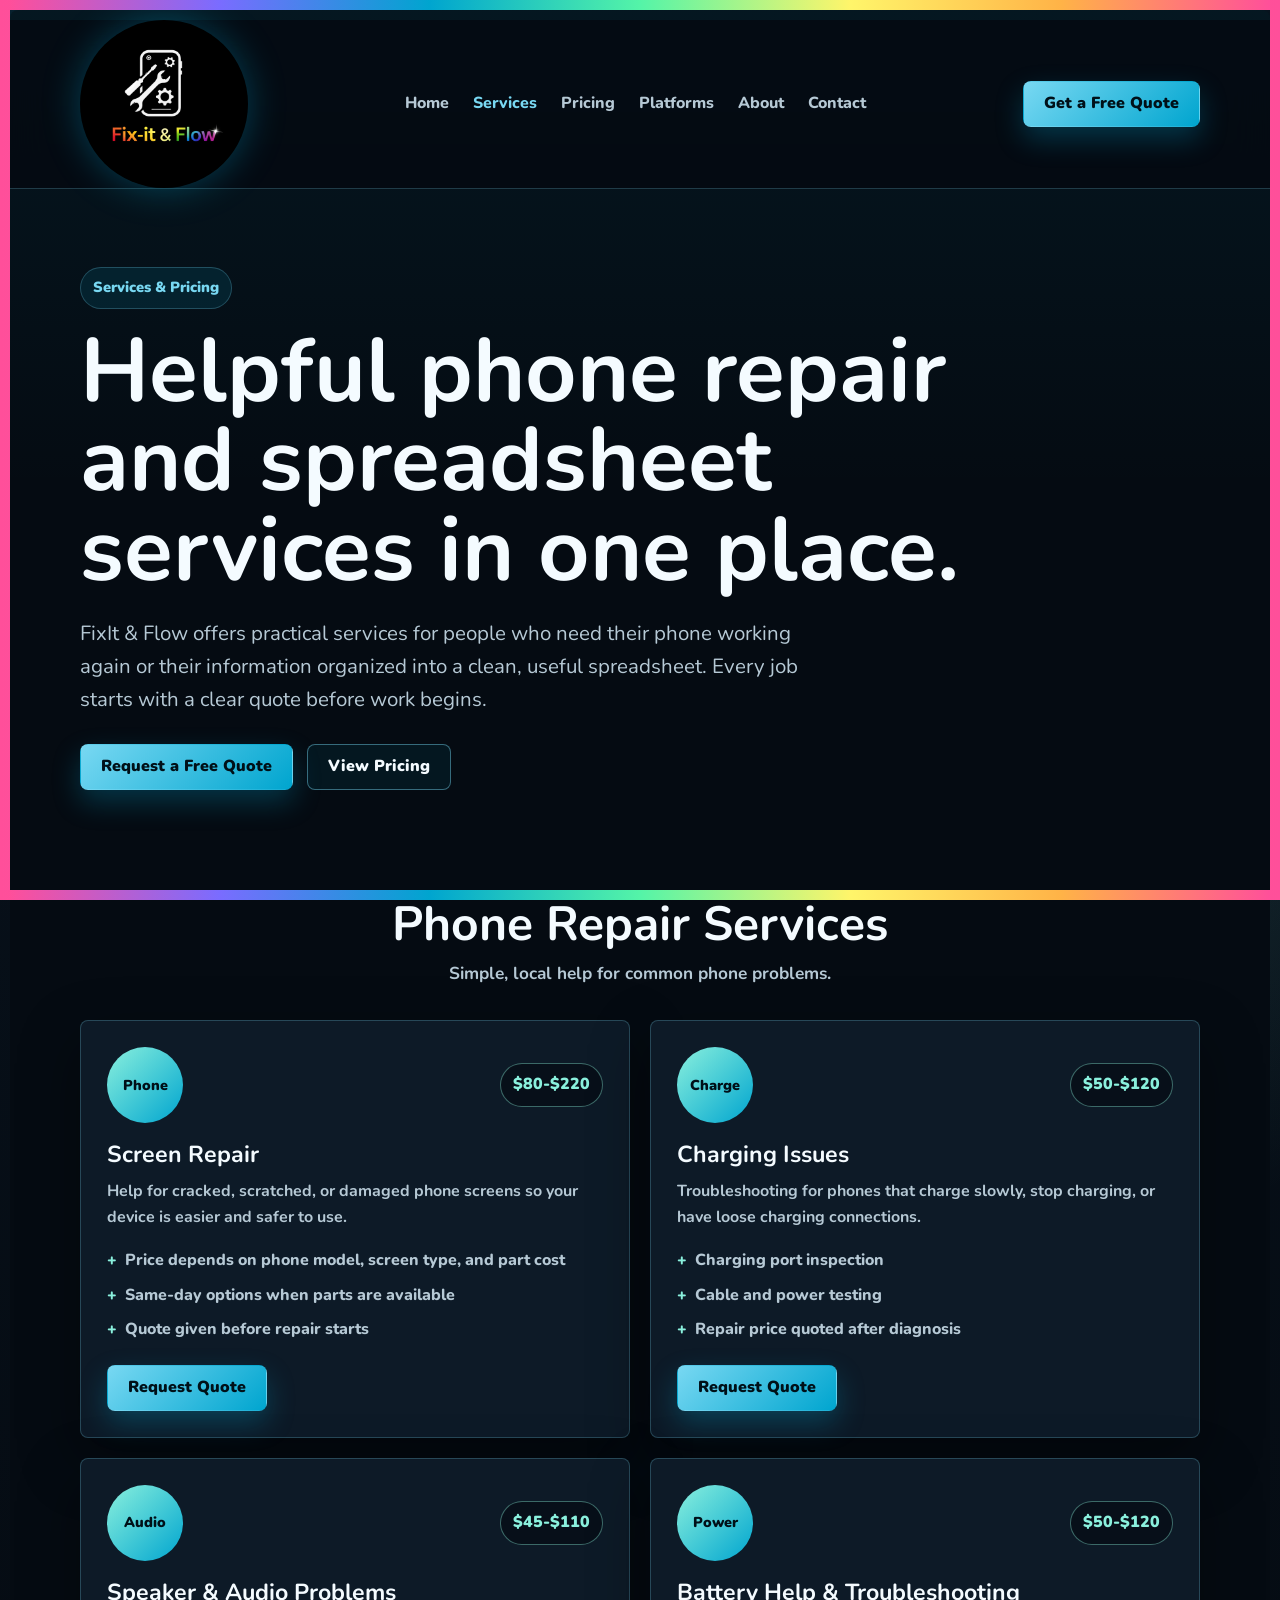
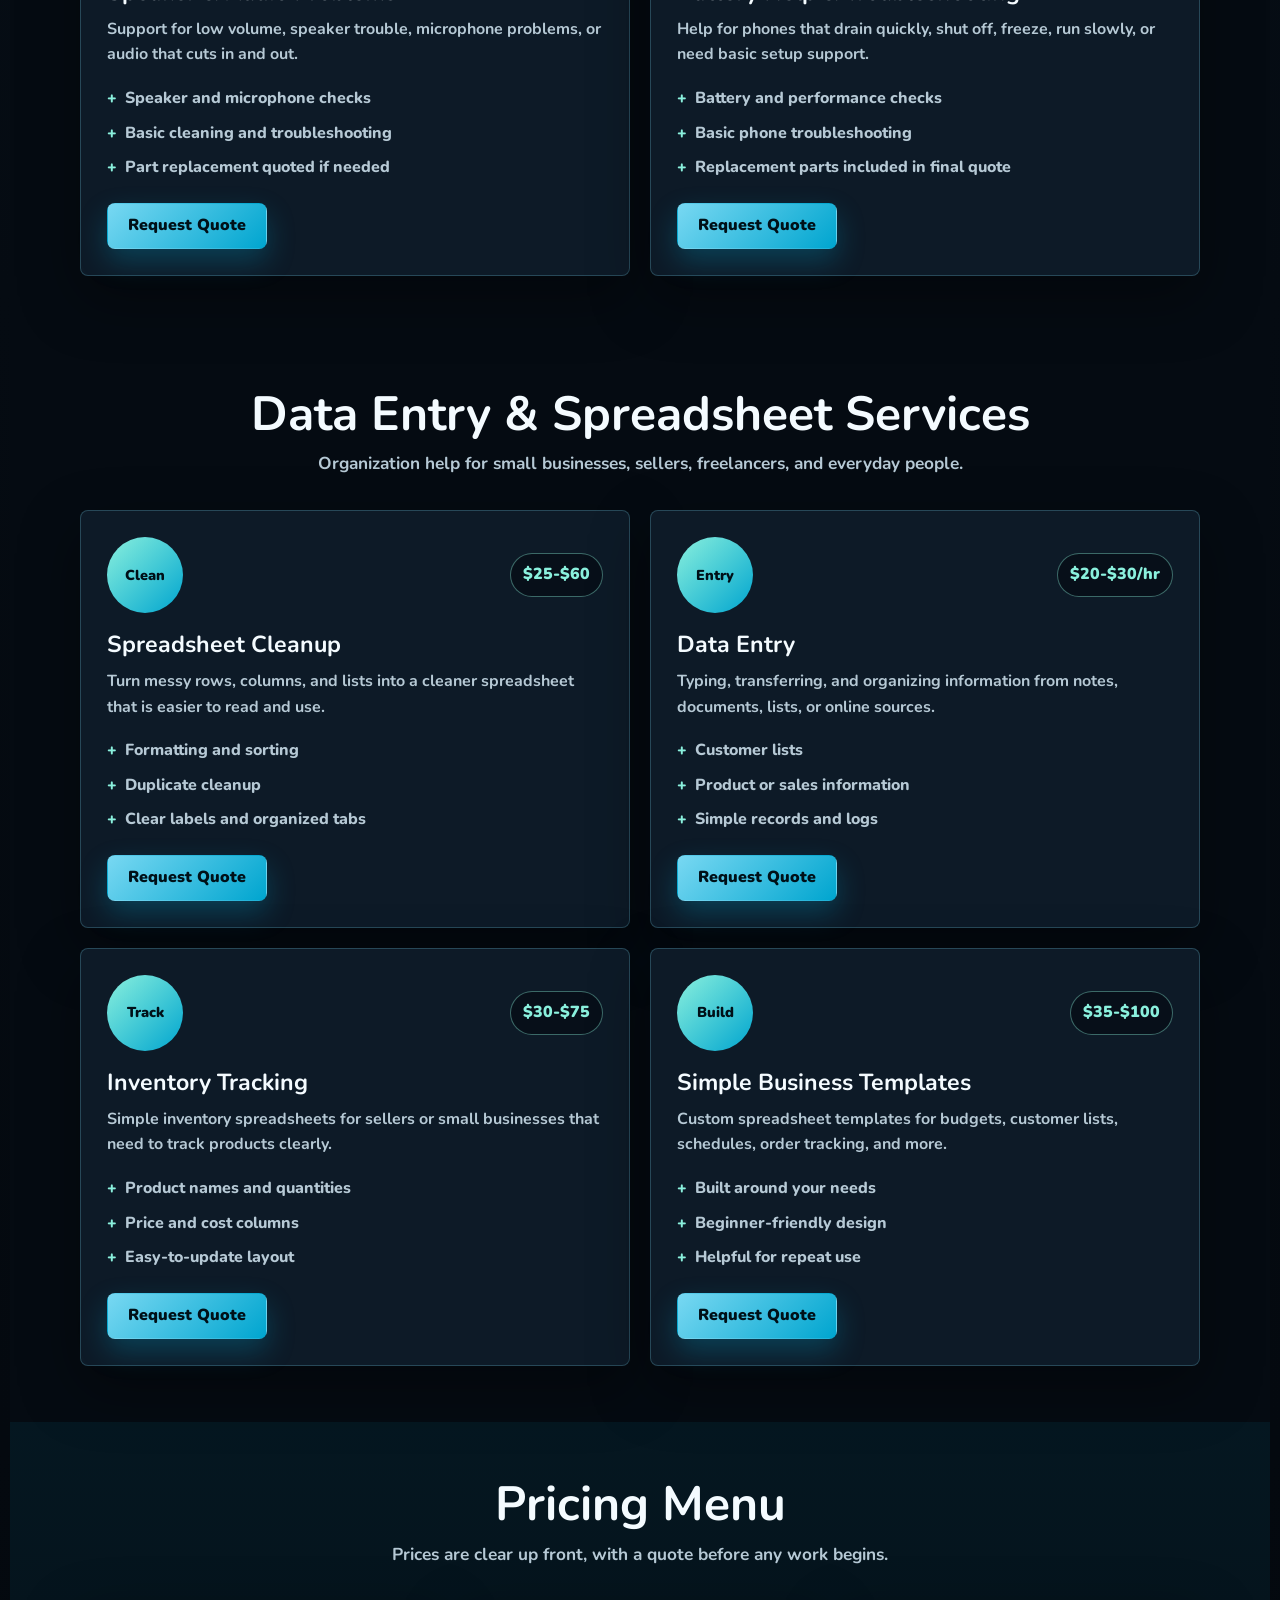
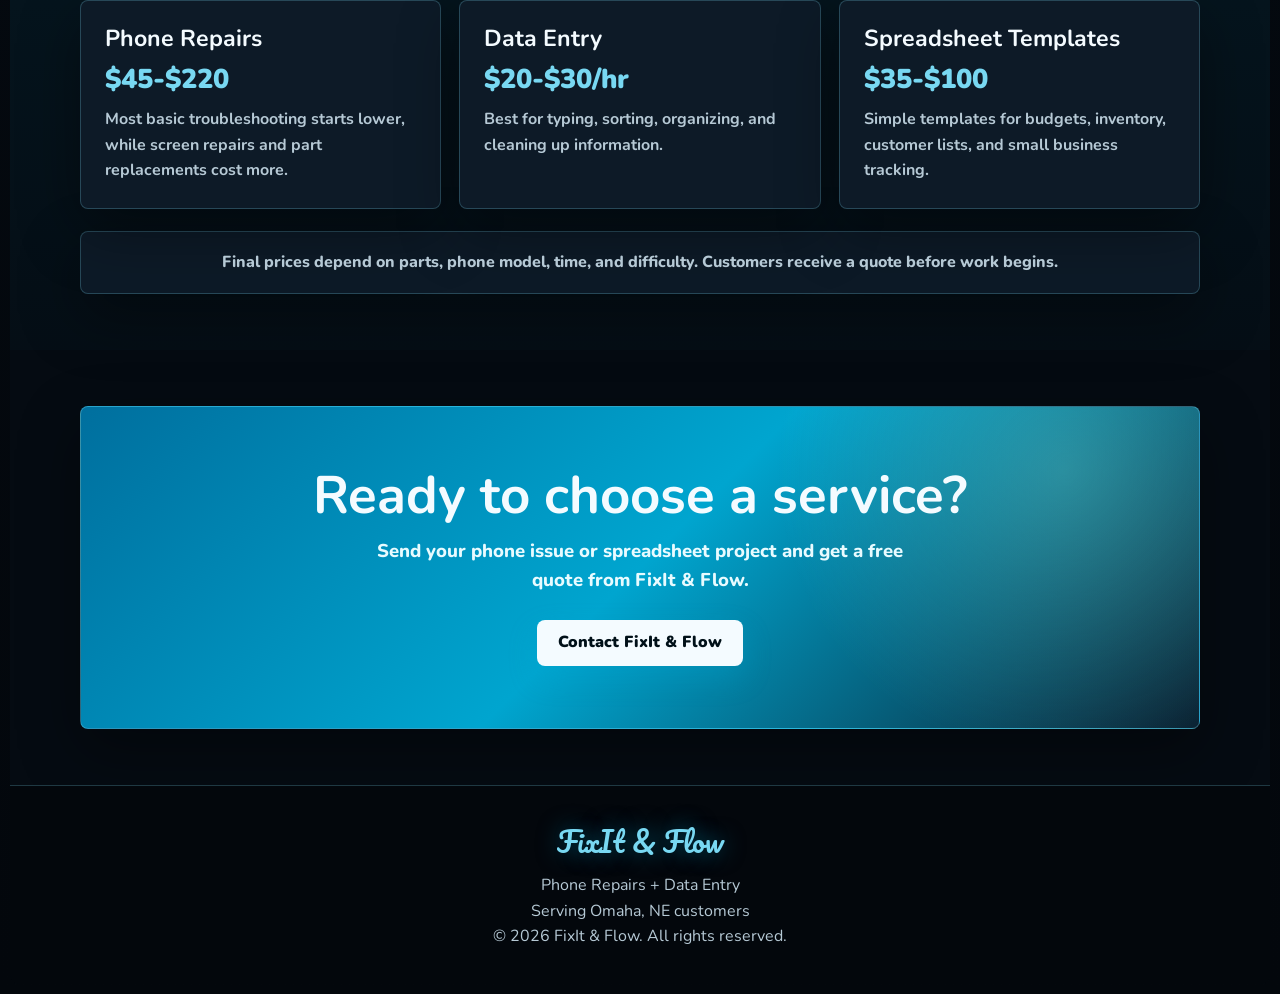
<file: services.html>
<!DOCTYPE html>
<html lang="en">
<head>
  <meta charset="UTF-8">
  <meta name="viewport" content="width=device-width, initial-scale=1.0">
  <title>Services | FixIt & Flow Website</title>
  <link rel="preconnect" href="https://fonts.googleapis.com">
  <link rel="preconnect" href="https://fonts.gstatic.com" crossorigin>
  <link href="https://fonts.googleapis.com/css2?family=Nunito:wght@400;600;700;800;900&family=Pacifico&display=swap" rel="stylesheet">
  <style>
    :root {
      --black: #050b12;
      --card: #0d1a27;
      --blue: #00A5CF;
      --blue-deep: #006f9e;
      --sky: #78d8f2;
      --mint: #8af0dd;
      --text: #f4fbff;
      --muted: #b6c9d5;
      --line: rgba(120, 216, 242, 0.24);
      --radius: 8px;
      --shadow: 0 22px 60px rgba(0, 0, 0, 0.38);
    }

    * {
      box-sizing: border-box;
      margin: 0;
      padding: 0;
    }

    html {
      scroll-behavior: smooth;
    }

    body {
      min-height: 100vh;
      padding: 10px;
      color: var(--text);
      font-family: "Nunito", system-ui, sans-serif;
      line-height: 1.6;
      background:
        radial-gradient(circle at 12% 8%, rgba(0, 165, 207, 0.26), transparent 34rem),
        radial-gradient(circle at 84% 18%, rgba(138, 240, 221, 0.14), transparent 30rem),
        linear-gradient(180deg, #08131e 0%, var(--black) 45%, #03070c 100%);
    }

    body::before {
      content: "";
      position: fixed;
      inset: 0;
      z-index: 50;
      pointer-events: none;
      border: 10px solid transparent;
      border-image: linear-gradient(270deg, #ff4f9a, #ffb347, #fff56a, #54f4a8, #00A5CF, #7a6cff, #ff4f9a) 1;
    }

    a {
      color: inherit;
      text-decoration: none;
    }

    ul {
      list-style: none;
    }

    .page {
      overflow: hidden;
      min-height: calc(100vh - 20px);
      border-radius: var(--radius);
      background:
        linear-gradient(180deg, rgba(0, 165, 207, 0.08), rgba(0, 0, 0, 0) 30rem),
        var(--black);
    }

    .container {
      width: min(1120px, calc(100% - 32px));
      margin: 0 auto;
    }

    .site-header {
      position: sticky;
      top: 10px;
      z-index: 20;
      border-bottom: 1px solid var(--line);
      background: rgba(5, 11, 18, 0.9);
      backdrop-filter: blur(18px);
    }

    .nav {
      display: flex;
      align-items: center;
      justify-content: space-between;
      min-height: 78px;
      gap: 24px;
    }

    .header-logo {
      display: inline-flex;
      align-items: center;
      flex: 0 0 auto;
    }

    .header-logo img {
      display: block;
      width: clamp(118px, 18vw, 168px);
      height: auto;
      border-radius: 50%;
      object-fit: cover;
      filter: drop-shadow(0 0 18px rgba(0, 165, 207, 0.35));
    }

    .nav-links {
      display: flex;
      align-items: center;
      gap: 24px;
      color: var(--muted);
      font-weight: 800;
    }

    .nav-links a:hover,
    .nav-links .active {
      color: var(--sky);
    }

    .button {
      display: inline-flex;
      align-items: center;
      justify-content: center;
      min-height: 46px;
      padding: 0 20px;
      border: 1px solid transparent;
      border-radius: var(--radius);
      color: #001018;
      background: linear-gradient(135deg, var(--sky), var(--blue));
      box-shadow: 0 12px 28px rgba(0, 165, 207, 0.28);
      font-weight: 900;
      transition: transform 180ms ease, box-shadow 180ms ease;
    }

    .button:hover {
      transform: translateY(-2px);
      box-shadow: 0 16px 34px rgba(0, 165, 207, 0.38);
    }

    .button-secondary {
      color: var(--text);
      border-color: rgba(120, 216, 242, 0.44);
      background: rgba(0, 165, 207, 0.08);
      box-shadow: none;
    }

    .hero {
      padding: 88px 0 52px;
    }

    .eyebrow {
      display: inline-flex;
      margin-bottom: 18px;
      padding: 8px 12px;
      border: 1px solid rgba(120, 216, 242, 0.25);
      border-radius: 999px;
      color: var(--sky);
      background: rgba(0, 165, 207, 0.12);
      font-size: 0.92rem;
      font-weight: 900;
    }

    h1 {
      max-width: 920px;
      font-size: clamp(2.7rem, 7vw, 5.6rem);
      line-height: 1;
      letter-spacing: 0;
    }

    .hero-text {
      max-width: 760px;
      margin-top: 22px;
      color: var(--muted);
      font-size: clamp(1.08rem, 2vw, 1.28rem);
    }

    .hero-actions {
      display: flex;
      flex-wrap: wrap;
      gap: 14px;
      margin-top: 28px;
    }

    .section {
      padding: 56px 0;
    }

    .section-heading {
      max-width: 780px;
      margin: 0 auto 32px;
      text-align: center;
    }

    .section-heading h2 {
      margin-bottom: 10px;
      font-size: clamp(1.9rem, 4vw, 3rem);
      line-height: 1.1;
    }

    .section-heading p {
      color: var(--muted);
      font-size: 1.08rem;
      font-weight: 700;
    }

    .service-grid {
      display: grid;
      grid-template-columns: repeat(2, minmax(0, 1fr));
      gap: 20px;
    }

    .service-card,
    .price-card,
    .note-card {
      border: 1px solid var(--line);
      border-radius: var(--radius);
      background: var(--card);
      box-shadow: var(--shadow);
    }

    .service-card {
      display: flex;
      flex-direction: column;
      padding: 26px;
      min-height: 100%;
    }

    .service-top {
      display: flex;
      align-items: center;
      justify-content: space-between;
      gap: 18px;
      margin-bottom: 18px;
    }

    .visual-badge {
      display: grid;
      place-items: center;
      width: 76px;
      height: 76px;
      border-radius: 50%;
      color: #001018;
      background: linear-gradient(135deg, var(--mint), var(--blue));
      font-size: 0.9rem;
      font-weight: 900;
    }

    .price-pill {
      padding: 8px 12px;
      border: 1px solid rgba(138, 240, 221, 0.4);
      border-radius: 999px;
      color: var(--mint);
      background: rgba(5, 11, 18, 0.62);
      font-weight: 900;
      white-space: nowrap;
    }

    .service-card h3,
    .price-card h3 {
      margin-bottom: 10px;
      font-size: 1.45rem;
      line-height: 1.2;
    }

    .service-card p {
      color: var(--muted);
      font-weight: 700;
    }

    .details {
      display: grid;
      gap: 9px;
      margin: 18px 0 22px;
      color: var(--muted);
      font-weight: 800;
    }

    .details li::before {
      content: "+";
      margin-right: 8px;
      color: var(--mint);
      font-weight: 900;
    }

    .service-card .button {
      align-self: flex-start;
      margin-top: auto;
    }

    .pricing-section {
      background: linear-gradient(180deg, rgba(0, 165, 207, 0.08), rgba(0, 165, 207, 0.02));
    }

    .pricing-grid {
      display: grid;
      grid-template-columns: repeat(3, minmax(0, 1fr));
      gap: 18px;
    }

    .price-card {
      padding: 24px;
    }

    .price {
      margin: 12px 0;
      color: var(--sky);
      font-size: 1.7rem;
      font-weight: 900;
      line-height: 1.1;
    }

    .price-card p {
      color: var(--muted);
      font-weight: 700;
    }

    .note-card {
      margin-top: 22px;
      padding: 18px;
      color: var(--muted);
      text-align: center;
      font-weight: 800;
    }

    .cta-panel {
      padding: clamp(34px, 7vw, 62px);
      border: 1px solid rgba(120, 216, 242, 0.35);
      border-radius: var(--radius);
      background:
        radial-gradient(circle at 88% 20%, rgba(138, 240, 221, 0.28), transparent 18rem),
        linear-gradient(135deg, var(--blue-deep), var(--blue), #0b2232);
      text-align: center;
      box-shadow: var(--shadow);
    }

    .cta-panel h2 {
      font-size: clamp(2rem, 5vw, 3.3rem);
      line-height: 1.05;
    }

    .cta-panel p {
      max-width: 580px;
      margin: 12px auto 24px;
      color: #e8fbff;
      font-size: 1.16rem;
      font-weight: 800;
    }

    .button-light {
      color: #001018;
      background: var(--text);
    }

    .footer {
      padding: 34px 0;
      border-top: 1px solid var(--line);
      color: var(--muted);
      background: #03070c;
      text-align: center;
    }

    .footer-logo {
      display: block;
      margin-bottom: 8px;
      color: var(--sky);
      font-family: "Pacifico", cursive;
      font-size: 1.75rem;
      text-shadow: 0 0 22px rgba(0, 165, 207, 0.5);
    }

    @media (max-width: 900px) {
      .nav {
        align-items: flex-start;
        flex-direction: column;
        padding: 16px 0;
      }

      .nav-links {
        width: 100%;
        flex-wrap: wrap;
        gap: 14px 18px;
      }

      .nav .button {
        width: 100%;
      }

      .service-grid,
      .pricing-grid {
        grid-template-columns: 1fr;
      }
    }

    @media (max-width: 560px) {
      body {
        padding: 7px;
      }

      body::before {
        border-width: 7px;
      }

      .container {
        width: min(100% - 22px, 1120px);
      }

      .hero {
        padding: 58px 0 36px;
      }

      .section {
        padding: 42px 0;
      }

      .header-logo img {
        width: 132px;
      }

      .hero-actions .button,
      .service-card .button {
        width: 100%;
      }
    }
  </style>
</head>
<body>
  <div class="page">
    <header class="site-header">
      <nav class="container nav" aria-label="Main navigation">
        <a class="header-logo" href="homepage with logo.html" aria-label="FixIt & Flow home">
          <img src="fixit-flow-logo.jpeg" alt="Fix-it & Flow logo">
        </a>
        <div class="nav-links">
          <a href="homepage with logo.html">Home</a>
          <a class="active" href="services.html">Services</a>
          <a href="services.html#pricing">Pricing</a>
          <a href="platform-research.html">Platforms</a>
          <a href="about.html">About</a>
          <a href="contact.html">Contact</a>
        </div>
        <a class="button" href="contact.html#quote-request">Get a Free Quote</a>
      </nav>
    </header>

    <main>
      <section class="hero">
        <div class="container">
          <span class="eyebrow">Services & Pricing</span>
          <h1>Helpful phone repair and spreadsheet services in one place.</h1>
          <p class="hero-text">FixIt & Flow offers practical services for people who need their phone working again or their information organized into a clean, useful spreadsheet. Every job starts with a clear quote before work begins.</p>
          <div class="hero-actions">
            <a class="button" href="contact.html#quote-request">Request a Free Quote</a>
            <a class="button button-secondary" href="#pricing">View Pricing</a>
          </div>
        </div>
      </section>

      <section class="section">
        <div class="container">
          <div class="section-heading">
            <h2>Phone Repair Services</h2>
            <p>Simple, local help for common phone problems.</p>
          </div>

          <div class="service-grid">
            <article class="service-card">
              <div class="service-top">
                <span class="visual-badge">Phone</span>
                <span class="price-pill">$80-$220</span>
              </div>
              <h3>Screen Repair</h3>
              <p>Help for cracked, scratched, or damaged phone screens so your device is easier and safer to use.</p>
              <ul class="details">
                <li>Price depends on phone model, screen type, and part cost</li>
                <li>Same-day options when parts are available</li>
                <li>Quote given before repair starts</li>
              </ul>
              <a class="button" href="contact.html#quote-request">Request Quote</a>
            </article>

            <article class="service-card">
              <div class="service-top">
                <span class="visual-badge">Charge</span>
                <span class="price-pill">$50-$120</span>
              </div>
              <h3>Charging Issues</h3>
              <p>Troubleshooting for phones that charge slowly, stop charging, or have loose charging connections.</p>
              <ul class="details">
                <li>Charging port inspection</li>
                <li>Cable and power testing</li>
                <li>Repair price quoted after diagnosis</li>
              </ul>
              <a class="button" href="contact.html#quote-request">Request Quote</a>
            </article>

            <article class="service-card">
              <div class="service-top">
                <span class="visual-badge">Audio</span>
                <span class="price-pill">$45-$110</span>
              </div>
              <h3>Speaker & Audio Problems</h3>
              <p>Support for low volume, speaker trouble, microphone problems, or audio that cuts in and out.</p>
              <ul class="details">
                <li>Speaker and microphone checks</li>
                <li>Basic cleaning and troubleshooting</li>
                <li>Part replacement quoted if needed</li>
              </ul>
              <a class="button" href="contact.html#quote-request">Request Quote</a>
            </article>

            <article class="service-card">
              <div class="service-top">
                <span class="visual-badge">Power</span>
                <span class="price-pill">$50-$120</span>
              </div>
              <h3>Battery Help & Troubleshooting</h3>
              <p>Help for phones that drain quickly, shut off, freeze, run slowly, or need basic setup support.</p>
              <ul class="details">
                <li>Battery and performance checks</li>
                <li>Basic phone troubleshooting</li>
                <li>Replacement parts included in final quote</li>
              </ul>
              <a class="button" href="contact.html#quote-request">Request Quote</a>
            </article>
          </div>
        </div>
      </section>

      <section class="section">
        <div class="container">
          <div class="section-heading">
            <h2>Data Entry & Spreadsheet Services</h2>
            <p>Organization help for small businesses, sellers, freelancers, and everyday people.</p>
          </div>

          <div class="service-grid">
            <article class="service-card">
              <div class="service-top">
                <span class="visual-badge">Clean</span>
                <span class="price-pill">$25-$60</span>
              </div>
              <h3>Spreadsheet Cleanup</h3>
              <p>Turn messy rows, columns, and lists into a cleaner spreadsheet that is easier to read and use.</p>
              <ul class="details">
                <li>Formatting and sorting</li>
                <li>Duplicate cleanup</li>
                <li>Clear labels and organized tabs</li>
              </ul>
              <a class="button" href="contact.html#quote-request">Request Quote</a>
            </article>

            <article class="service-card">
              <div class="service-top">
                <span class="visual-badge">Entry</span>
                <span class="price-pill">$20-$30/hr</span>
              </div>
              <h3>Data Entry</h3>
              <p>Typing, transferring, and organizing information from notes, documents, lists, or online sources.</p>
              <ul class="details">
                <li>Customer lists</li>
                <li>Product or sales information</li>
                <li>Simple records and logs</li>
              </ul>
              <a class="button" href="contact.html#quote-request">Request Quote</a>
            </article>

            <article class="service-card">
              <div class="service-top">
                <span class="visual-badge">Track</span>
                <span class="price-pill">$30-$75</span>
              </div>
              <h3>Inventory Tracking</h3>
              <p>Simple inventory spreadsheets for sellers or small businesses that need to track products clearly.</p>
              <ul class="details">
                <li>Product names and quantities</li>
                <li>Price and cost columns</li>
                <li>Easy-to-update layout</li>
              </ul>
              <a class="button" href="contact.html#quote-request">Request Quote</a>
            </article>

            <article class="service-card">
              <div class="service-top">
                <span class="visual-badge">Build</span>
                <span class="price-pill">$35-$100</span>
              </div>
              <h3>Simple Business Templates</h3>
              <p>Custom spreadsheet templates for budgets, customer lists, schedules, order tracking, and more.</p>
              <ul class="details">
                <li>Built around your needs</li>
                <li>Beginner-friendly design</li>
                <li>Helpful for repeat use</li>
              </ul>
              <a class="button" href="contact.html#quote-request">Request Quote</a>
            </article>
          </div>
        </div>
      </section>

      <section class="section pricing-section" id="pricing">
        <div class="container">
          <div class="section-heading">
            <h2>Pricing Menu</h2>
            <p>Prices are clear up front, with a quote before any work begins.</p>
          </div>

          <div class="pricing-grid">
            <article class="price-card">
              <h3>Phone Repairs</h3>
              <div class="price">$45-$220</div>
              <p>Most basic troubleshooting starts lower, while screen repairs and part replacements cost more.</p>
            </article>
            <article class="price-card">
              <h3>Data Entry</h3>
              <div class="price">$20-$30/hr</div>
              <p>Best for typing, sorting, organizing, and cleaning up information.</p>
            </article>
            <article class="price-card">
              <h3>Spreadsheet Templates</h3>
              <div class="price">$35-$100</div>
              <p>Simple templates for budgets, inventory, customer lists, and small business tracking.</p>
            </article>
          </div>

          <p class="note-card">Final prices depend on parts, phone model, time, and difficulty. Customers receive a quote before work begins.</p>
        </div>
      </section>

      <section class="section">
        <div class="container">
          <div class="cta-panel">
            <h2>Ready to choose a service?</h2>
            <p>Send your phone issue or spreadsheet project and get a free quote from FixIt & Flow.</p>
            <a class="button button-light" href="contact.html#quote-request">Contact FixIt & Flow</a>
          </div>
        </div>
      </section>
    </main>

    <footer class="footer">
      <div class="container">
        <span class="footer-logo">FixIt & Flow</span>
        <p>Phone Repairs + Data Entry</p>
        <p>Serving Omaha, NE customers</p>
        <p>&copy; 2026 FixIt & Flow. All rights reserved.</p>
      </div>
    </footer>
  </div>
</body>
</html>
</file>
<file: quote-form.css>
.quote-section {
  padding: 76px 0;
  scroll-margin-top: 112px;
}

.quote-shell {
  display: grid;
  grid-template-columns: minmax(260px, 0.85fr) minmax(0, 1.15fr);
  gap: 22px;
  align-items: start;
}

.quote-intro,
.site-quote-form {
  border: 1px solid var(--line);
  border-radius: var(--radius);
  background: var(--card, var(--black-card, #0d1a27));
  box-shadow: var(--shadow);
}

.quote-intro {
  padding: clamp(24px, 5vw, 36px);
}

.quote-intro h2 {
  margin-bottom: 12px;
  color: var(--text);
  font-size: clamp(1.9rem, 4vw, 2.85rem);
  line-height: 1.1;
}

.quote-intro p {
  color: var(--muted);
  font-size: 1.08rem;
  font-weight: 700;
}

.quote-points {
  display: grid;
  gap: 10px;
  margin-top: 20px;
  list-style: none;
}

.quote-points li {
  padding: 12px 14px;
  border: 1px solid rgba(120, 216, 242, 0.2);
  border-radius: var(--radius);
  color: var(--text);
  background: rgba(5, 11, 18, 0.64);
  font-weight: 800;
}

.site-quote-form {
  padding: 28px;
  background:
    linear-gradient(145deg, rgba(0, 165, 207, 0.13), rgba(13, 26, 39, 0.97)),
    var(--card, var(--black-card, #0d1a27));
}

.quote-form-heading {
  margin-bottom: 22px;
}

.quote-form-heading h2 {
  margin-bottom: 8px;
  font-size: clamp(1.8rem, 4vw, 2.55rem);
  line-height: 1.08;
}

.quote-form-heading p,
.quote-form-note {
  color: var(--muted);
  font-weight: 700;
}

.required-note,
.required-mark {
  color: var(--mint);
  font-weight: 900;
}

.quote-form-grid {
  display: grid;
  grid-template-columns: repeat(2, minmax(0, 1fr));
  gap: 18px;
}

.quote-field {
  display: grid;
  gap: 8px;
}

.quote-field.full {
  grid-column: 1 / -1;
}

.site-quote-form label,
.site-quote-form legend {
  color: var(--text);
  font-size: 0.98rem;
  font-weight: 900;
}

.site-quote-form input,
.site-quote-form select,
.site-quote-form textarea {
  width: 100%;
  min-height: 50px;
  border: 1px solid rgba(120, 216, 242, 0.22);
  border-radius: var(--radius);
  padding: 13px 14px;
  color: var(--text);
  background: rgba(5, 11, 18, 0.78);
  font: inherit;
  font-weight: 700;
  outline: none;
  transition: border-color 180ms ease, box-shadow 180ms ease, background 180ms ease;
}

.site-quote-form textarea {
  min-height: 132px;
  resize: vertical;
}

.site-quote-form select {
  appearance: none;
  background-image:
    linear-gradient(45deg, transparent 50%, var(--sky) 50%),
    linear-gradient(135deg, var(--sky) 50%, transparent 50%);
  background-position:
    calc(100% - 20px) 21px,
    calc(100% - 14px) 21px;
  background-size: 6px 6px;
  background-repeat: no-repeat;
  padding-right: 42px;
}

.site-quote-form option {
  color: #001018;
  background: var(--text);
}

.site-quote-form input[type="date"]::-webkit-calendar-picker-indicator {
  cursor: pointer;
  filter: invert(1);
  opacity: 0.86;
}

.site-quote-form input::placeholder,
.site-quote-form textarea::placeholder {
  color: rgba(182, 201, 213, 0.7);
  font-weight: 700;
}

.site-quote-form input:focus,
.site-quote-form select:focus,
.site-quote-form textarea:focus {
  border-color: var(--sky);
  background: rgba(3, 7, 12, 0.94);
  box-shadow: 0 0 0 4px rgba(0, 165, 207, 0.18);
}

.quote-field.has-error input,
.quote-field.has-error select,
.quote-field.has-error textarea {
  border-color: #ff6b6b;
  box-shadow: 0 0 0 4px rgba(255, 107, 107, 0.16);
}

.field-error {
  color: #ff8a8a;
  font-size: 0.92rem;
  font-weight: 800;
  line-height: 1.35;
}

.field-error:empty {
  display: none;
}

.form-success {
  margin: 0 0 18px;
  border: 1px solid rgba(138, 240, 221, 0.45);
  border-radius: var(--radius);
  padding: 14px 16px;
  color: #b9fff4;
  background: rgba(43, 201, 184, 0.14);
  font-weight: 900;
  line-height: 1.4;
}

.site-quote-form.is-success > :not(.form-success) {
  display: none;
}

.form-success strong,
.form-success p {
  display: block;
}

.form-success strong {
  margin-bottom: 6px;
  color: var(--text);
  font-size: 1.15rem;
}

.form-success p {
  margin: 8px 0 0;
}

.form-success-summary {
  display: grid;
  grid-template-columns: minmax(120px, 0.45fr) minmax(0, 1fr);
  gap: 8px 12px;
  margin: 14px 0 0;
  border-top: 1px solid rgba(138, 240, 221, 0.28);
  padding-top: 12px;
}

.form-success-summary dt {
  color: var(--text);
  font-weight: 900;
  line-height: 1.35;
  overflow-wrap: anywhere;
}

.form-success-summary dd {
  min-width: 0;
  margin: 0;
  overflow-wrap: anywhere;
  color: #dffcf7;
  font-weight: 800;
}

.form-success-button {
  margin-top: 14px;
  border: 0;
  border-radius: var(--radius);
  padding: 11px 14px;
  color: #001018;
  background: linear-gradient(135deg, var(--sky), var(--blue));
  font: inherit;
  font-weight: 900;
  cursor: pointer;
}

.form-success[hidden] {
  display: none;
}

.form-failure {
  margin: 0 0 18px;
  border: 1px solid rgba(255, 107, 107, 0.45);
  border-radius: var(--radius);
  padding: 14px 16px;
  color: #ffd0d0;
  background: rgba(255, 107, 107, 0.13);
  font-weight: 900;
  line-height: 1.4;
}

.form-failure[hidden] {
  display: none;
}

.site-quote-form .quote-submit:disabled {
  opacity: 0.7;
  cursor: wait;
}

.quote-choice-group {
  grid-column: 1 / -1;
  border: 0;
}

.quote-choice-options {
  display: flex;
  flex-wrap: wrap;
  gap: 10px;
  margin-top: 10px;
}

.quote-choice-option {
  display: inline-flex;
  align-items: center;
  gap: 8px;
  min-height: 44px;
  padding: 10px 12px;
  border: 1px solid rgba(120, 216, 242, 0.22);
  border-radius: var(--radius);
  color: var(--muted);
  background: rgba(5, 11, 18, 0.64);
  font-weight: 900;
  cursor: pointer;
  transition: border-color 180ms ease, color 180ms ease, background 180ms ease;
}

.quote-choice-option input {
  width: 18px;
  height: 18px;
  min-height: 0;
  padding: 0;
  box-shadow: none;
  accent-color: var(--blue);
  cursor: pointer;
}

.quote-choice-option:has(input:checked),
.quote-choice-option:hover {
  border-color: rgba(138, 240, 221, 0.62);
  color: var(--text);
  background: rgba(0, 165, 207, 0.14);
}

.quote-form-actions {
  display: flex;
  flex-wrap: wrap;
  gap: 12px;
  align-items: center;
  margin-top: 22px;
}

.site-quote-form .quote-submit {
  min-width: 190px;
  border: 0;
  color: #001018;
  background: linear-gradient(135deg, var(--sky), var(--blue));
  box-shadow: 0 12px 28px rgba(0, 165, 207, 0.28);
  cursor: pointer;
  font-family: inherit;
  font-size: 1rem;
}

.site-quote-form .quote-submit:hover {
  box-shadow: 0 16px 34px rgba(0, 165, 207, 0.38);
}

.quote-form-note {
  font-size: 0.95rem;
}

@media (max-width: 900px) {
  .quote-shell {
    grid-template-columns: 1fr;
  }
}

@media (max-width: 560px) {
  .quote-section {
    padding: 56px 0;
  }

  .site-quote-form {
    padding: 22px;
  }

  .quote-form-grid {
    grid-template-columns: 1fr;
  }

  .quote-choice-options {
    flex-direction: column;
  }

  .site-quote-form .quote-submit {
    width: 100%;
  }

  .form-success-summary {
    grid-template-columns: 1fr;
  }

  .form-success-summary dd {
    margin-bottom: 8px;
  }
}
</file>
